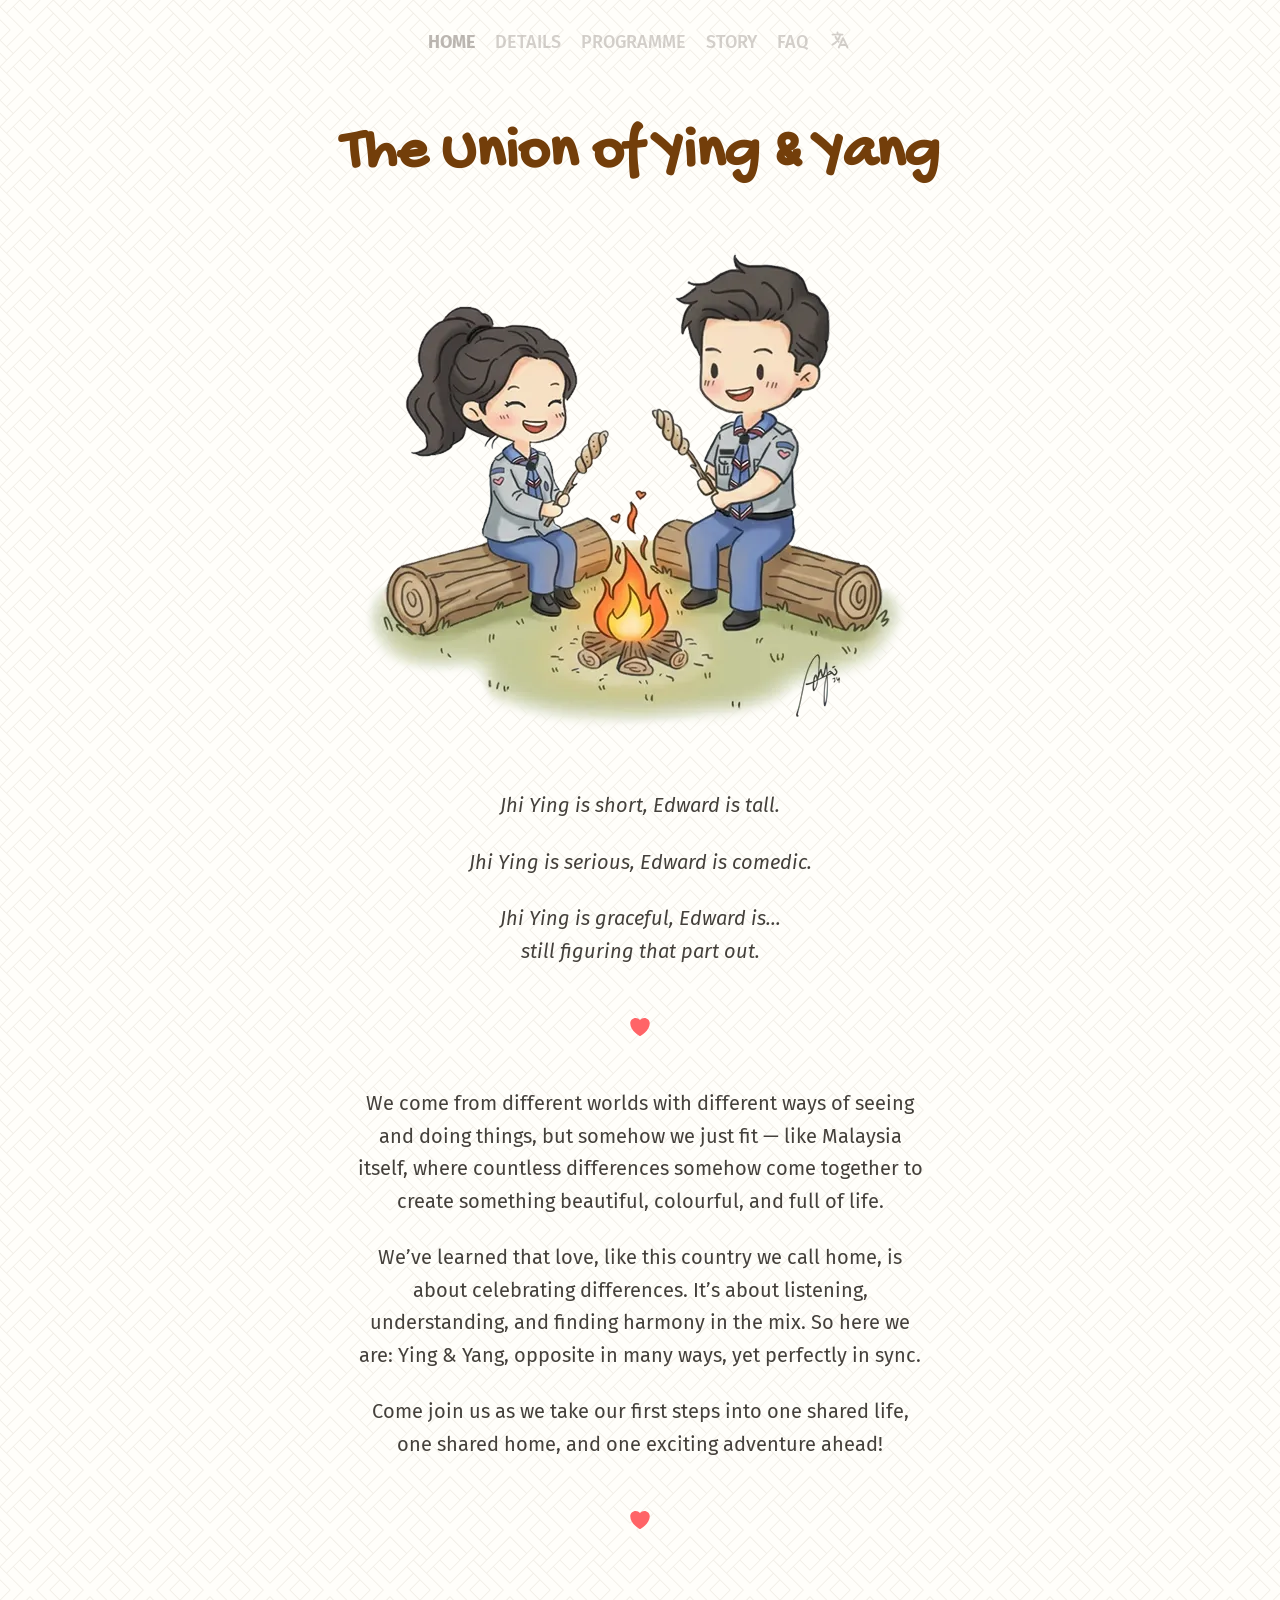
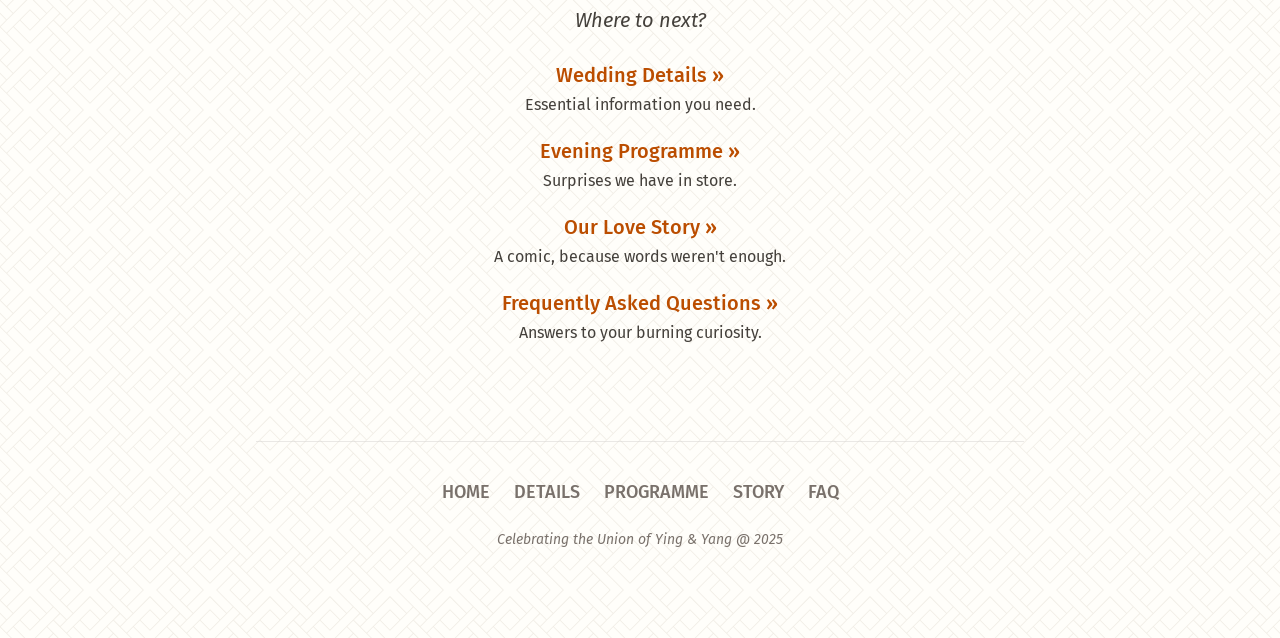
<file: index.html>
<!DOCTYPE html><html lang="en" class="antialiased break-words light"> <head><!-- Google tag (gtag.js) --><script async src="https://www.googletagmanager.com/gtag/js?id=G-3J74XZNJ9N"></script><script type="module">window.dataLayer=window.dataLayer||[];function a(){dataLayer.push(arguments)}a("js",new Date);a("config","G-3J74XZNJ9N");</script><meta charset="utf-8"><link rel="icon" type="image/png" href="/favicon-96x96.png" sizes="96x96"><link rel="icon" type="image/svg+xml" href="/favicon.svg"><link rel="shortcut icon" href="/favicon.ico"><link rel="apple-touch-icon" sizes="180x180" href="/apple-touch-icon.png"><meta name="apple-mobile-web-app-title" content="yingyang.my"><meta http-equiv="X-UA-Compatible" content="IE=edge"><meta name="viewport" content="width=device-width, initial-scale=1"><meta name="generator" content="Astro v5.18.2"><link rel="sitemap" href="/sitemap-index.xml"><link rel="preconnect" href="https://fonts.googleapis.com"><link rel="preconnect" href="https://fonts.gstatic.com" crossorigin><link href="https://fonts.googleapis.com/css2?family=Fira+Sans:ital,wght@0,100;0,200;0,300;0,400;0,500;0,600;0,700;0,800;0,900;1,100;1,200;1,300;1,400;1,500;1,600;1,700;1,800;1,900&display=swap" rel="stylesheet"><link href="https://fonts.googleapis.com/css2?family=Gochi+Hand&display=swap" rel="stylesheet"><title>Home | The Union of Ying &amp; Yang</title><meta property="og:title" content="The Union of Ying and Yang"><meta property="og:description" content="Get ready for our big day!"><meta property="og:type" content="website"><meta property="og:url" content="https://yingyang.my"><meta property="og:image" content="/_astro/main.YnRkRbRc.webp"><link rel="stylesheet" href="/_astro/_index_.BDjcDHdt.css"><script type="module" src="/_astro/page.DJvYPB8o.js"></script></head> <body> <main class="text-stone-700 max-w-3xl mx-auto min-h-screen"> <header class="py-4 z-20 flex w-full flex-col items-center justify-center text-base sm:opacity-50 transform-gpu ease-in-out duration-300 hover:opacity-100" data-astro-cid-dmqpwcec> <nav class="w-full flex flex-row items-center justify-center gap-2 px-5 py-2 text-xs sm:gap-8 sm:py-3 sm:text-base" data-astro-cid-dmqpwcec> <div class="hidden sm:flex sm:gap-5" data-astro-cid-dmqpwcec> <a class="font-bold text-stone-500 uppercase mb-1 sm:mb-0 text-3xl sm:text-lg hover:text-stone-700 transform-gpu ease-out duration-150" href="/">Home</a><a class="font-medium text-stone-400 uppercase mb-1 sm:mb-0 text-3xl sm:text-lg hover:text-stone-700 transform-gpu ease-out duration-150" href="/details/">Details</a><a class="font-medium text-stone-400 uppercase mb-1 sm:mb-0 text-3xl sm:text-lg hover:text-stone-700 transform-gpu ease-out duration-150" href="/programme/">Programme</a><a class="font-medium text-stone-400 uppercase mb-1 sm:mb-0 text-3xl sm:text-lg hover:text-stone-700 transform-gpu ease-out duration-150" href="/story/">Story</a><a class="font-medium text-stone-400 uppercase mb-1 sm:mb-0 text-3xl sm:text-lg hover:text-stone-700 transform-gpu ease-out duration-150" href="/faq/">FAQ</a> <a href="/bm/" class="flex space-x-2"> <svg xmlns="http://www.w3.org/2000/svg" fill="none" viewBox="0 0 24 24" stroke-width="2.2" stroke="currentColor" class="size-8 sm:size-6 p-0.5 text-stone-400 sm:text-lg hover:text-stone-700 transform-gpu ease-out duration-150"> <path stroke-linecap="round" stroke-linejoin="round" d="m10.5 21 5.25-11.25L21 21m-9-3h7.5M3 5.621a48.474 48.474 0 0 1 6-.371m0 0c1.12 0 2.233.038 3.334.114M9 5.25V3m3.334 2.364C11.176 10.658 7.69 15.08 3 17.502m9.334-12.138c.896.061 1.785.147 2.666.257m-4.589 8.495a18.023 18.023 0 0 1-3.827-5.802"></path> <title>Switch to Malay</title> </svg> </a> </div> <span id="hamburger-menu" class="relative block text-xl leading-none sm:hidden" title="Menu"> <svg xmlns="http://www.w3.org/2000/svg" fill="none" viewBox="0 0 24 24" stroke-width="2" stroke="currentColor" class="size-6 text-stone-300"> <path stroke-linecap="round" stroke-linejoin="round" d="M3.75 6.75h16.5M3.75 12h16.5m-16.5 5.25h16.5"></path> </svg> </span> </nav> <div id="mobile-links" class="font-light animated h-0 m-0 opacity-0 top-0 w-full" data-astro-cid-dmqpwcec> <span class="close-menu block mt-2 py-2 mb-6" data-astro-cid-dmqpwcec> <svg xmlns="http://www.w3.org/2000/svg" fill="none" viewBox="0 0 24 24" stroke-width="3" stroke="currentColor" class="size-6 text-stone-500" data-astro-cid-dmqpwcec> <path stroke-linecap="round" stroke-linejoin="round" d="M6 18 18 6M6 6l12 12" data-astro-cid-dmqpwcec></path> </svg> </span> <a class="close-menu font-bold text-stone-500 uppercase mb-1 sm:mb-0 text-3xl sm:text-lg hover:text-stone-700 transform-gpu ease-out duration-150" href="/">Home</a><a class="close-menu font-medium text-stone-400 uppercase mb-1 sm:mb-0 text-3xl sm:text-lg hover:text-stone-700 transform-gpu ease-out duration-150" href="/details/">Details</a><a class="close-menu font-medium text-stone-400 uppercase mb-1 sm:mb-0 text-3xl sm:text-lg hover:text-stone-700 transform-gpu ease-out duration-150" href="/programme/">Programme</a><a class="close-menu font-medium text-stone-400 uppercase mb-1 sm:mb-0 text-3xl sm:text-lg hover:text-stone-700 transform-gpu ease-out duration-150" href="/story/">Story</a><a class="close-menu font-medium text-stone-400 uppercase mb-1 sm:mb-0 text-3xl sm:text-lg hover:text-stone-700 transform-gpu ease-out duration-150" href="/faq/">FAQ</a> <a href="/bm/" class="flex space-x-2"> <svg xmlns="http://www.w3.org/2000/svg" fill="none" viewBox="0 0 24 24" stroke-width="2.2" stroke="currentColor" class="size-8 sm:size-6 p-0.5 text-stone-400 sm:text-lg hover:text-stone-700 transform-gpu ease-out duration-150"> <path stroke-linecap="round" stroke-linejoin="round" d="m10.5 21 5.25-11.25L21 21m-9-3h7.5M3 5.621a48.474 48.474 0 0 1 6-.371m0 0c1.12 0 2.233.038 3.334.114M9 5.25V3m3.334 2.364C11.176 10.658 7.69 15.08 3 17.502m9.334-12.138c.896.061 1.785.147 2.666.257m-4.589 8.495a18.023 18.023 0 0 1-3.827-5.802"></path> <title>Switch to Malay</title> </svg> </a> </div> </header> <script>
    document.querySelector("#hamburger-menu").addEventListener("click", () => {
        document.querySelector("#mobile-links").classList.remove("slideOutUp");
        document.querySelector("#mobile-links").classList.add("expanded");
        document.querySelector("#mobile-links").classList.add("slideInDown");
        document.querySelector("body").classList.remove("overflow-auto");
        document.querySelector("body").classList.add("overflow-hidden");
    });

    window.addEventListener("resize", () => {
        if (window.innerWidth >= 640 && document.querySelector("#mobile-links").classList.contains("expanded")) {
            document.querySelector("#mobile-links").classList.remove("expanded");
            document.querySelector("#mobile-links").classList.remove("slideInDown");
            document.querySelector("#mobile-links").classList.add("slideOutUp");
            document.querySelector("body").classList.remove("overflow-hidden");
            document.querySelector("body").classList.add("overflow-auto");
        }
    })

    document.querySelector(".close-menu").addEventListener("click", () => {
        document.querySelector("#mobile-links").classList.add("slideOutUp");
        document.querySelector("#mobile-links").classList.add("expanded");
        document.querySelector("#mobile-links").classList.remove("slideInDown");
        document.querySelector("body").classList.remove("overflow-hidden");
        document.querySelector("body").classList.add("overflow-auto");
    });
</script>   <h1 id="home" class="font-header sm:mt-4 mb-12 text-yellow-900 font-black scroll-mt-24 page-titlez">The Union of <br class="visible md:hidden">Ying & Yang</h1> <img src="/_astro/main.YnRkRbRc_Z17wgR8.webp" srcset="/_astro/main_2x.DER-wmdi.webp 2x" loading="eager" alt="A warm twist of fate." decoding="async" fetchpriority="auto" width="600" height="581" class="-mt-12"> <div class="leading-relaxed text-center text-xl pb-12 px-3 md:px-24"> <p class="italic">Jhi Ying is short, Edward is tall.</p><p class="italic">Jhi Ying is serious, Edward is comedic.</p><p class="italic">Jhi Ying is graceful, Edward is… <br />still figuring that part out.</p> <p class="flex justify-center py-6 text-red-400"> <svg xmlns="http://www.w3.org/2000/svg" viewBox="0 0 24 24" fill="currentColor" class="size-6"> <path d="m11.645 20.91-.007-.003-.022-.012a15.247 15.247 0 0 1-.383-.218 25.18 25.18 0 0 1-4.244-3.17C4.688 15.36 2.25 12.174 2.25 8.25 2.25 5.322 4.714 3 7.688 3A5.5 5.5 0 0 1 12 5.052 5.5 5.5 0 0 1 16.313 3c2.973 0 5.437 2.322 5.437 5.25 0 3.925-2.438 7.111-4.739 9.256a25.175 25.175 0 0 1-4.244 3.17 15.247 15.247 0 0 1-.383.219l-.022.012-.007.004-.003.001a.752.752 0 0 1-.704 0l-.003-.001Z"></path> </svg> </p> <p>We come from different worlds with different ways of seeing and doing things, but somehow we just fit — like Malaysia itself, where countless differences somehow come together to create something beautiful, colourful, and full of life.</p><p>We’ve learned that love, like this country we call home, is about celebrating differences. It’s about listening, understanding, and finding harmony in the mix. So here we are: Ying & Yang, opposite in many ways, yet perfectly in sync.</p><p>Come join us as we take our first steps into one shared life, one shared home, and one exciting adventure ahead!</p> <p class="flex justify-center py-6 text-red-400"> <svg xmlns="http://www.w3.org/2000/svg" viewBox="0 0 24 24" fill="currentColor" class="size-6"> <path d="m11.645 20.91-.007-.003-.022-.012a15.247 15.247 0 0 1-.383-.218 25.18 25.18 0 0 1-4.244-3.17C4.688 15.36 2.25 12.174 2.25 8.25 2.25 5.322 4.714 3 7.688 3A5.5 5.5 0 0 1 12 5.052 5.5 5.5 0 0 1 16.313 3c2.973 0 5.437 2.322 5.437 5.25 0 3.925-2.438 7.111-4.739 9.256a25.175 25.175 0 0 1-4.244 3.17 15.247 15.247 0 0 1-.383.219l-.022.012-.007.004-.003.001a.752.752 0 0 1-.704 0l-.003-.001Z"></path> </svg> </p> <p class="mt-12 italic">Where to next?</p> <ul class="space-y-5"> <li> <a href="/details/" class="font-medium text-xl text-amber-700 hover:text-amber-900 transform-gpu hover:translate-x-1 block ease-out duration-150"> Wedding Details
»
</a> <span class="text-base block mt-1">Essential information you need.</span> </li><li> <a href="/programme/" class="font-medium text-xl text-amber-700 hover:text-amber-900 transform-gpu hover:translate-x-1 block ease-out duration-150"> Evening Programme
»
</a> <span class="text-base block mt-1">Surprises we have in store.</span> </li><li> <a href="/story/" class="font-medium text-xl text-amber-700 hover:text-amber-900 transform-gpu hover:translate-x-1 block ease-out duration-150"> Our Love Story
»
</a> <span class="text-base block mt-1">A comic, because words weren&#39;t enough.</span> </li><li> <a href="/faq/" class="font-medium text-xl text-amber-700 hover:text-amber-900 transform-gpu hover:translate-x-1 block ease-out duration-150"> Frequently Asked Questions
»
</a> <span class="text-base block mt-1">Answers to your burning curiosity.</span> </li> </ul> </div>  <footer class="text-xs sm:text-sm"> <div class="footer-primary flex flex-col items-center justify-center min-w-full sm:border-t border-stone-300/50"> <div class="hidden sm:flex flex-row items-center uppercase text-lg font-medium text-stone-500 justify-around sm:justify-center gap-2 sm:gap-6 pt-9 pb-2 sm:px-6 text-center"> <a href="/" title="Home" class="hover:text-stone-700 transform-gpu duration-150 hover:-translate-y-0.5 ease-out"> Home </a><a href="/details/" title="Details" class="hover:text-stone-700 transform-gpu duration-150 hover:-translate-y-0.5 ease-out"> Details </a><a href="/programme/" title="Programme" class="hover:text-stone-700 transform-gpu duration-150 hover:-translate-y-0.5 ease-out"> Programme </a><a href="/story/" title="Story" class="hover:text-stone-700 transform-gpu duration-150 hover:-translate-y-0.5 ease-out"> Story </a><a href="/faq/" title="FAQ" class="hover:text-stone-700 transform-gpu duration-150 hover:-translate-y-0.5 ease-out"> FAQ </a> </div>  </div> <div class="footer-secondary font-normal italic text-stone-500 flex flex-col sm:flex-row items-center justify-center min-w-full"> <div>Celebrating the Union of Ying & Yang @ 2025</div> </div> <div class="h-18 text-center overflow-clip sticky bottom-0 items-end"></div> </footer> </main> </body></html>
</file>
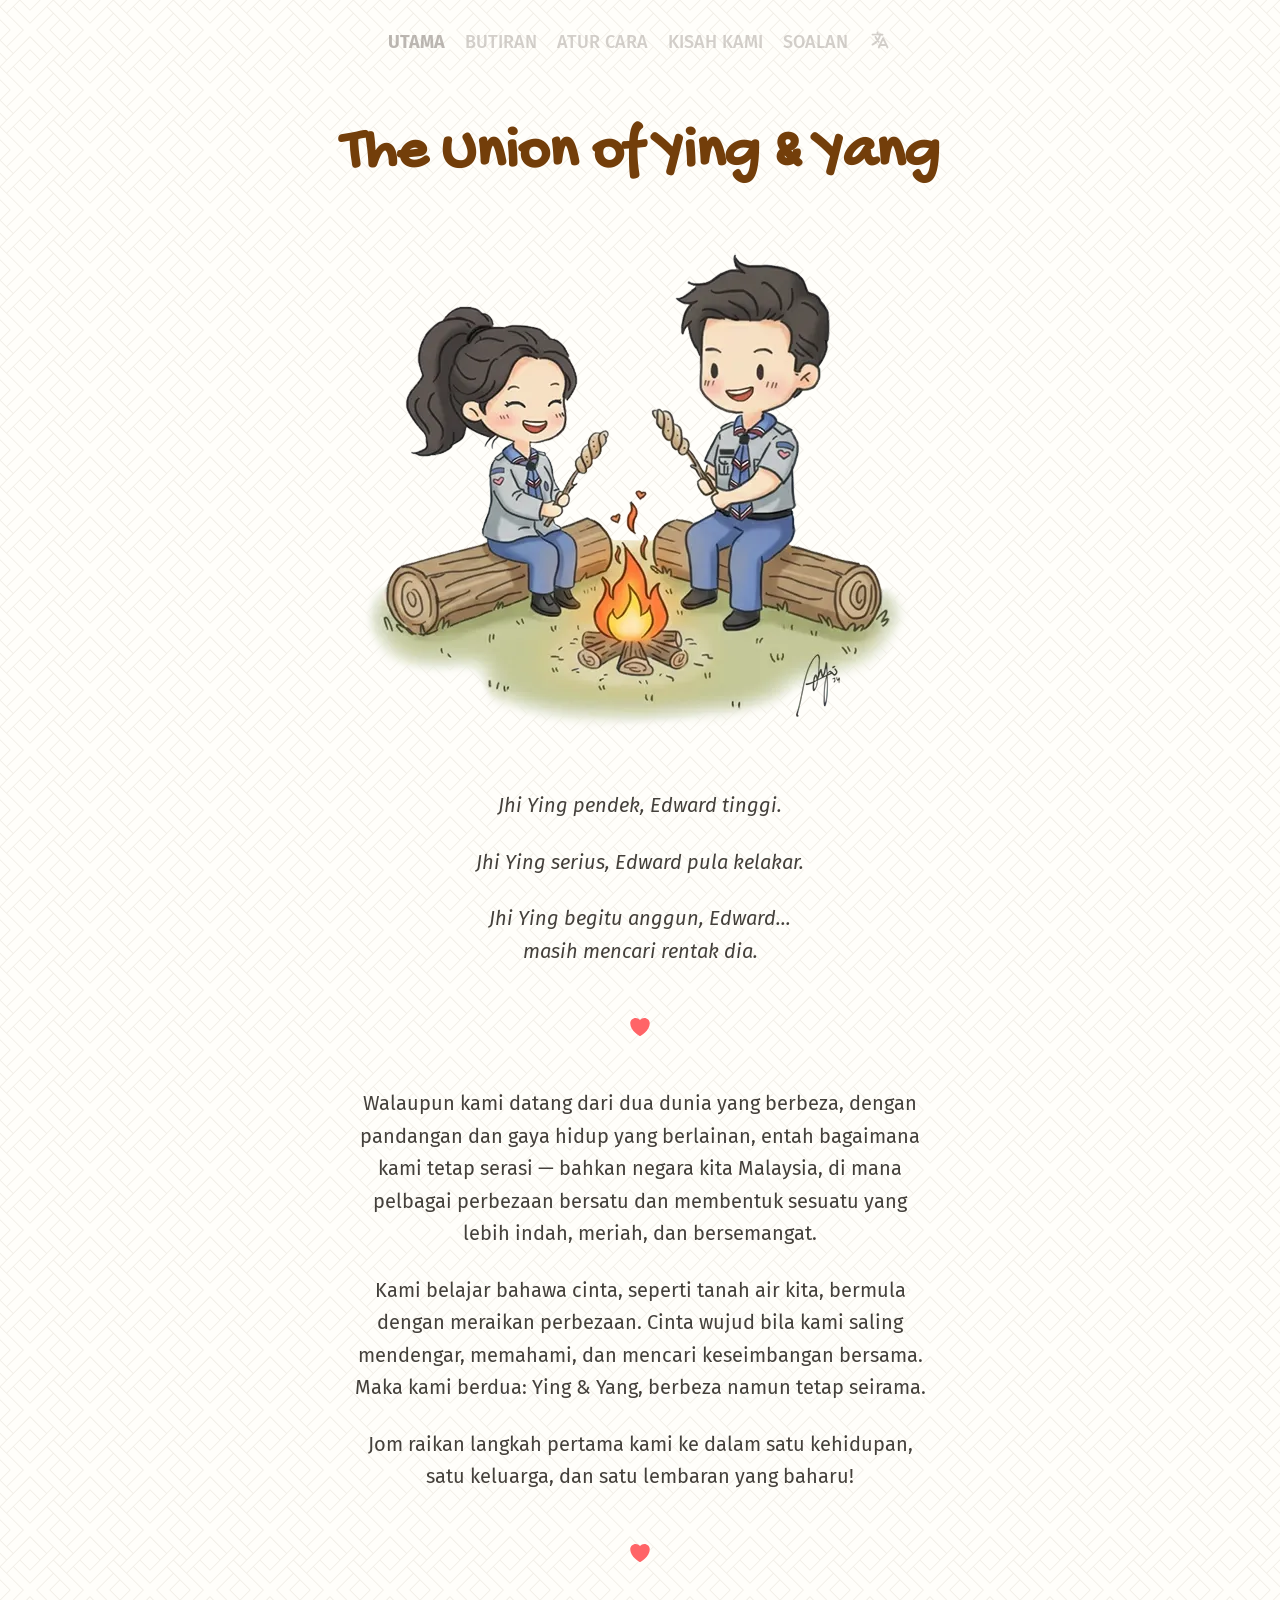
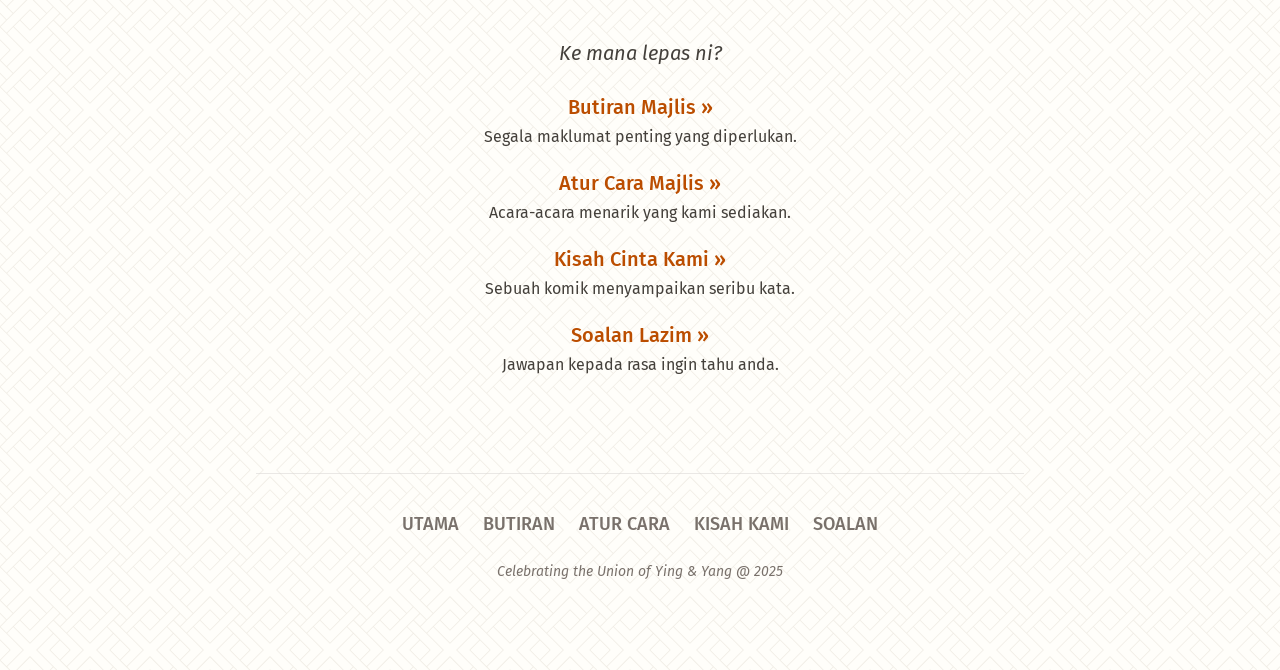
<file: bm/index.html>
<!DOCTYPE html><html lang="en" class="antialiased break-words light"> <head><!-- Google tag (gtag.js) --><script async src="https://www.googletagmanager.com/gtag/js?id=G-3J74XZNJ9N"></script><script type="module">window.dataLayer=window.dataLayer||[];function a(){dataLayer.push(arguments)}a("js",new Date);a("config","G-3J74XZNJ9N");</script><meta charset="utf-8"><link rel="icon" type="image/png" href="/favicon-96x96.png" sizes="96x96"><link rel="icon" type="image/svg+xml" href="/favicon.svg"><link rel="shortcut icon" href="/favicon.ico"><link rel="apple-touch-icon" sizes="180x180" href="/apple-touch-icon.png"><meta name="apple-mobile-web-app-title" content="yingyang.my"><meta http-equiv="X-UA-Compatible" content="IE=edge"><meta name="viewport" content="width=device-width, initial-scale=1"><meta name="generator" content="Astro v5.18.2"><link rel="sitemap" href="/sitemap-index.xml"><link rel="preconnect" href="https://fonts.googleapis.com"><link rel="preconnect" href="https://fonts.gstatic.com" crossorigin><link href="https://fonts.googleapis.com/css2?family=Fira+Sans:ital,wght@0,100;0,200;0,300;0,400;0,500;0,600;0,700;0,800;0,900;1,100;1,200;1,300;1,400;1,500;1,600;1,700;1,800;1,900&display=swap" rel="stylesheet"><link href="https://fonts.googleapis.com/css2?family=Gochi+Hand&display=swap" rel="stylesheet"><title>Home | The Union of Ying &amp; Yang</title><meta property="og:title" content="The Union of Ying and Yang"><meta property="og:description" content="Get ready for our big day!"><meta property="og:type" content="website"><meta property="og:url" content="https://yingyang.my"><meta property="og:image" content="/_astro/main.YnRkRbRc.webp"><link rel="stylesheet" href="/_astro/_index_.BDjcDHdt.css"><script type="module" src="/_astro/page.DJvYPB8o.js"></script></head> <body> <main class="text-stone-700 max-w-3xl mx-auto min-h-screen"> <header class="py-4 z-20 flex w-full flex-col items-center justify-center text-base sm:opacity-50 transform-gpu ease-in-out duration-300 hover:opacity-100" data-astro-cid-dmqpwcec> <nav class="w-full flex flex-row items-center justify-center gap-2 px-5 py-2 text-xs sm:gap-8 sm:py-3 sm:text-base" data-astro-cid-dmqpwcec> <div class="hidden sm:flex sm:gap-5" data-astro-cid-dmqpwcec> <a class="font-bold text-stone-500 uppercase mb-1 sm:mb-0 text-3xl sm:text-lg hover:text-stone-700 transform-gpu ease-out duration-150" href="/bm/">Utama</a><a class="font-medium text-stone-400 uppercase mb-1 sm:mb-0 text-3xl sm:text-lg hover:text-stone-700 transform-gpu ease-out duration-150" href="/bm/details/">Butiran</a><a class="font-medium text-stone-400 uppercase mb-1 sm:mb-0 text-3xl sm:text-lg hover:text-stone-700 transform-gpu ease-out duration-150" href="/bm/programme/">Atur Cara</a><a class="font-medium text-stone-400 uppercase mb-1 sm:mb-0 text-3xl sm:text-lg hover:text-stone-700 transform-gpu ease-out duration-150" href="/bm/story/">Kisah Kami</a><a class="font-medium text-stone-400 uppercase mb-1 sm:mb-0 text-3xl sm:text-lg hover:text-stone-700 transform-gpu ease-out duration-150" href="/bm/faq/">SOALAN</a> <a href="/" class="flex space-x-2"> <svg xmlns="http://www.w3.org/2000/svg" fill="none" viewBox="0 0 24 24" stroke-width="2.2" stroke="currentColor" class="size-8 sm:size-6 p-0.5 text-stone-400 sm:text-lg hover:text-stone-700 transform-gpu ease-out duration-150"> <path stroke-linecap="round" stroke-linejoin="round" d="m10.5 21 5.25-11.25L21 21m-9-3h7.5M3 5.621a48.474 48.474 0 0 1 6-.371m0 0c1.12 0 2.233.038 3.334.114M9 5.25V3m3.334 2.364C11.176 10.658 7.69 15.08 3 17.502m9.334-12.138c.896.061 1.785.147 2.666.257m-4.589 8.495a18.023 18.023 0 0 1-3.827-5.802"></path> <title>Switch to English</title> </svg> </a> </div> <span id="hamburger-menu" class="relative block text-xl leading-none sm:hidden" title="Menu"> <svg xmlns="http://www.w3.org/2000/svg" fill="none" viewBox="0 0 24 24" stroke-width="2" stroke="currentColor" class="size-6 text-stone-300"> <path stroke-linecap="round" stroke-linejoin="round" d="M3.75 6.75h16.5M3.75 12h16.5m-16.5 5.25h16.5"></path> </svg> </span> </nav> <div id="mobile-links" class="font-light animated h-0 m-0 opacity-0 top-0 w-full" data-astro-cid-dmqpwcec> <span class="close-menu block mt-2 py-2 mb-6" data-astro-cid-dmqpwcec> <svg xmlns="http://www.w3.org/2000/svg" fill="none" viewBox="0 0 24 24" stroke-width="3" stroke="currentColor" class="size-6 text-stone-500" data-astro-cid-dmqpwcec> <path stroke-linecap="round" stroke-linejoin="round" d="M6 18 18 6M6 6l12 12" data-astro-cid-dmqpwcec></path> </svg> </span> <a class="close-menu font-bold text-stone-500 uppercase mb-1 sm:mb-0 text-3xl sm:text-lg hover:text-stone-700 transform-gpu ease-out duration-150" href="/bm/">Utama</a><a class="close-menu font-medium text-stone-400 uppercase mb-1 sm:mb-0 text-3xl sm:text-lg hover:text-stone-700 transform-gpu ease-out duration-150" href="/bm/details/">Butiran</a><a class="close-menu font-medium text-stone-400 uppercase mb-1 sm:mb-0 text-3xl sm:text-lg hover:text-stone-700 transform-gpu ease-out duration-150" href="/bm/programme/">Atur Cara</a><a class="close-menu font-medium text-stone-400 uppercase mb-1 sm:mb-0 text-3xl sm:text-lg hover:text-stone-700 transform-gpu ease-out duration-150" href="/bm/story/">Kisah Kami</a><a class="close-menu font-medium text-stone-400 uppercase mb-1 sm:mb-0 text-3xl sm:text-lg hover:text-stone-700 transform-gpu ease-out duration-150" href="/bm/faq/">SOALAN</a> <a href="/" class="flex space-x-2"> <svg xmlns="http://www.w3.org/2000/svg" fill="none" viewBox="0 0 24 24" stroke-width="2.2" stroke="currentColor" class="size-8 sm:size-6 p-0.5 text-stone-400 sm:text-lg hover:text-stone-700 transform-gpu ease-out duration-150"> <path stroke-linecap="round" stroke-linejoin="round" d="m10.5 21 5.25-11.25L21 21m-9-3h7.5M3 5.621a48.474 48.474 0 0 1 6-.371m0 0c1.12 0 2.233.038 3.334.114M9 5.25V3m3.334 2.364C11.176 10.658 7.69 15.08 3 17.502m9.334-12.138c.896.061 1.785.147 2.666.257m-4.589 8.495a18.023 18.023 0 0 1-3.827-5.802"></path> <title>Switch to English</title> </svg> </a> </div> </header> <script>
    document.querySelector("#hamburger-menu").addEventListener("click", () => {
        document.querySelector("#mobile-links").classList.remove("slideOutUp");
        document.querySelector("#mobile-links").classList.add("expanded");
        document.querySelector("#mobile-links").classList.add("slideInDown");
        document.querySelector("body").classList.remove("overflow-auto");
        document.querySelector("body").classList.add("overflow-hidden");
    });

    window.addEventListener("resize", () => {
        if (window.innerWidth >= 640 && document.querySelector("#mobile-links").classList.contains("expanded")) {
            document.querySelector("#mobile-links").classList.remove("expanded");
            document.querySelector("#mobile-links").classList.remove("slideInDown");
            document.querySelector("#mobile-links").classList.add("slideOutUp");
            document.querySelector("body").classList.remove("overflow-hidden");
            document.querySelector("body").classList.add("overflow-auto");
        }
    })

    document.querySelector(".close-menu").addEventListener("click", () => {
        document.querySelector("#mobile-links").classList.add("slideOutUp");
        document.querySelector("#mobile-links").classList.add("expanded");
        document.querySelector("#mobile-links").classList.remove("slideInDown");
        document.querySelector("body").classList.remove("overflow-hidden");
        document.querySelector("body").classList.add("overflow-auto");
    });
</script>   <h1 id="home" class="font-header sm:mt-4 mb-12 text-yellow-900 font-black scroll-mt-24 page-titlez">The Union of <br class="visible md:hidden">Ying & Yang</h1> <img src="/_astro/main.YnRkRbRc_Z17wgR8.webp" srcset="/_astro/main_2x.DER-wmdi.webp 2x" loading="eager" alt="A warm twist of fate." decoding="async" fetchpriority="auto" width="600" height="581" class="-mt-12"> <div class="leading-relaxed text-center text-xl pb-12 px-3 md:px-24"> <p class="italic">Jhi Ying pendek, Edward tinggi.</p><p class="italic">Jhi Ying serius, Edward pula kelakar.</p><p class="italic">Jhi Ying begitu anggun, Edward… <br />masih mencari rentak dia.</p> <p class="flex justify-center py-6 text-red-400"> <svg xmlns="http://www.w3.org/2000/svg" viewBox="0 0 24 24" fill="currentColor" class="size-6"> <path d="m11.645 20.91-.007-.003-.022-.012a15.247 15.247 0 0 1-.383-.218 25.18 25.18 0 0 1-4.244-3.17C4.688 15.36 2.25 12.174 2.25 8.25 2.25 5.322 4.714 3 7.688 3A5.5 5.5 0 0 1 12 5.052 5.5 5.5 0 0 1 16.313 3c2.973 0 5.437 2.322 5.437 5.25 0 3.925-2.438 7.111-4.739 9.256a25.175 25.175 0 0 1-4.244 3.17 15.247 15.247 0 0 1-.383.219l-.022.012-.007.004-.003.001a.752.752 0 0 1-.704 0l-.003-.001Z"></path> </svg> </p> <p>Walaupun kami datang dari dua dunia yang berbeza, dengan pandangan dan gaya hidup yang berlainan, entah bagaimana kami tetap serasi — bahkan negara kita Malaysia, di mana pelbagai perbezaan bersatu dan membentuk sesuatu yang lebih indah, meriah, dan bersemangat.</p><p>Kami belajar bahawa cinta, seperti tanah air kita, bermula dengan meraikan perbezaan. Cinta wujud bila kami saling mendengar, memahami, dan mencari keseimbangan bersama. Maka kami berdua: Ying & Yang, berbeza namun tetap seirama.</p><p>Jom raikan langkah pertama kami ke dalam satu kehidupan, satu keluarga, dan satu lembaran yang baharu!</p> <p class="flex justify-center py-6 text-red-400"> <svg xmlns="http://www.w3.org/2000/svg" viewBox="0 0 24 24" fill="currentColor" class="size-6"> <path d="m11.645 20.91-.007-.003-.022-.012a15.247 15.247 0 0 1-.383-.218 25.18 25.18 0 0 1-4.244-3.17C4.688 15.36 2.25 12.174 2.25 8.25 2.25 5.322 4.714 3 7.688 3A5.5 5.5 0 0 1 12 5.052 5.5 5.5 0 0 1 16.313 3c2.973 0 5.437 2.322 5.437 5.25 0 3.925-2.438 7.111-4.739 9.256a25.175 25.175 0 0 1-4.244 3.17 15.247 15.247 0 0 1-.383.219l-.022.012-.007.004-.003.001a.752.752 0 0 1-.704 0l-.003-.001Z"></path> </svg> </p> <p class="mt-12 italic">Ke mana lepas ni?</p> <ul class="space-y-5"> <li> <a href="/bm/details/" class="font-medium text-xl text-amber-700 hover:text-amber-900 transform-gpu hover:translate-x-1 block ease-out duration-150"> Butiran Majlis
»
</a> <span class="text-base block mt-1">Segala maklumat penting yang diperlukan.</span> </li><li> <a href="/bm/programme/" class="font-medium text-xl text-amber-700 hover:text-amber-900 transform-gpu hover:translate-x-1 block ease-out duration-150"> Atur Cara Majlis
»
</a> <span class="text-base block mt-1">Acara-acara menarik yang kami sediakan.</span> </li><li> <a href="/bm/story/" class="font-medium text-xl text-amber-700 hover:text-amber-900 transform-gpu hover:translate-x-1 block ease-out duration-150"> Kisah Cinta Kami
»
</a> <span class="text-base block mt-1">Sebuah komik menyampaikan seribu kata.</span> </li><li> <a href="/bm/faq/" class="font-medium text-xl text-amber-700 hover:text-amber-900 transform-gpu hover:translate-x-1 block ease-out duration-150"> Soalan Lazim
»
</a> <span class="text-base block mt-1">Jawapan kepada rasa ingin tahu anda.</span> </li> </ul> </div>  <footer class="text-xs sm:text-sm"> <div class="footer-primary flex flex-col items-center justify-center min-w-full sm:border-t border-stone-300/50"> <div class="hidden sm:flex flex-row items-center uppercase text-lg font-medium text-stone-500 justify-around sm:justify-center gap-2 sm:gap-6 pt-9 pb-2 sm:px-6 text-center"> <a href="/bm/" title="Utama" class="hover:text-stone-700 transform-gpu duration-150 hover:-translate-y-0.5 ease-out"> Utama </a><a href="/bm/details/" title="Butiran" class="hover:text-stone-700 transform-gpu duration-150 hover:-translate-y-0.5 ease-out"> Butiran </a><a href="/bm/programme/" title="Atur Cara" class="hover:text-stone-700 transform-gpu duration-150 hover:-translate-y-0.5 ease-out"> Atur Cara </a><a href="/bm/story/" title="Kisah Kami" class="hover:text-stone-700 transform-gpu duration-150 hover:-translate-y-0.5 ease-out"> Kisah Kami </a><a href="/bm/faq/" title="Soalan" class="hover:text-stone-700 transform-gpu duration-150 hover:-translate-y-0.5 ease-out"> Soalan </a> </div>  </div> <div class="footer-secondary font-normal italic text-stone-500 flex flex-col sm:flex-row items-center justify-center min-w-full"> <div>Celebrating the Union of Ying & Yang @ 2025</div> </div> <div class="h-18 text-center overflow-clip sticky bottom-0 items-end"></div> </footer> </main> </body></html>
</file>
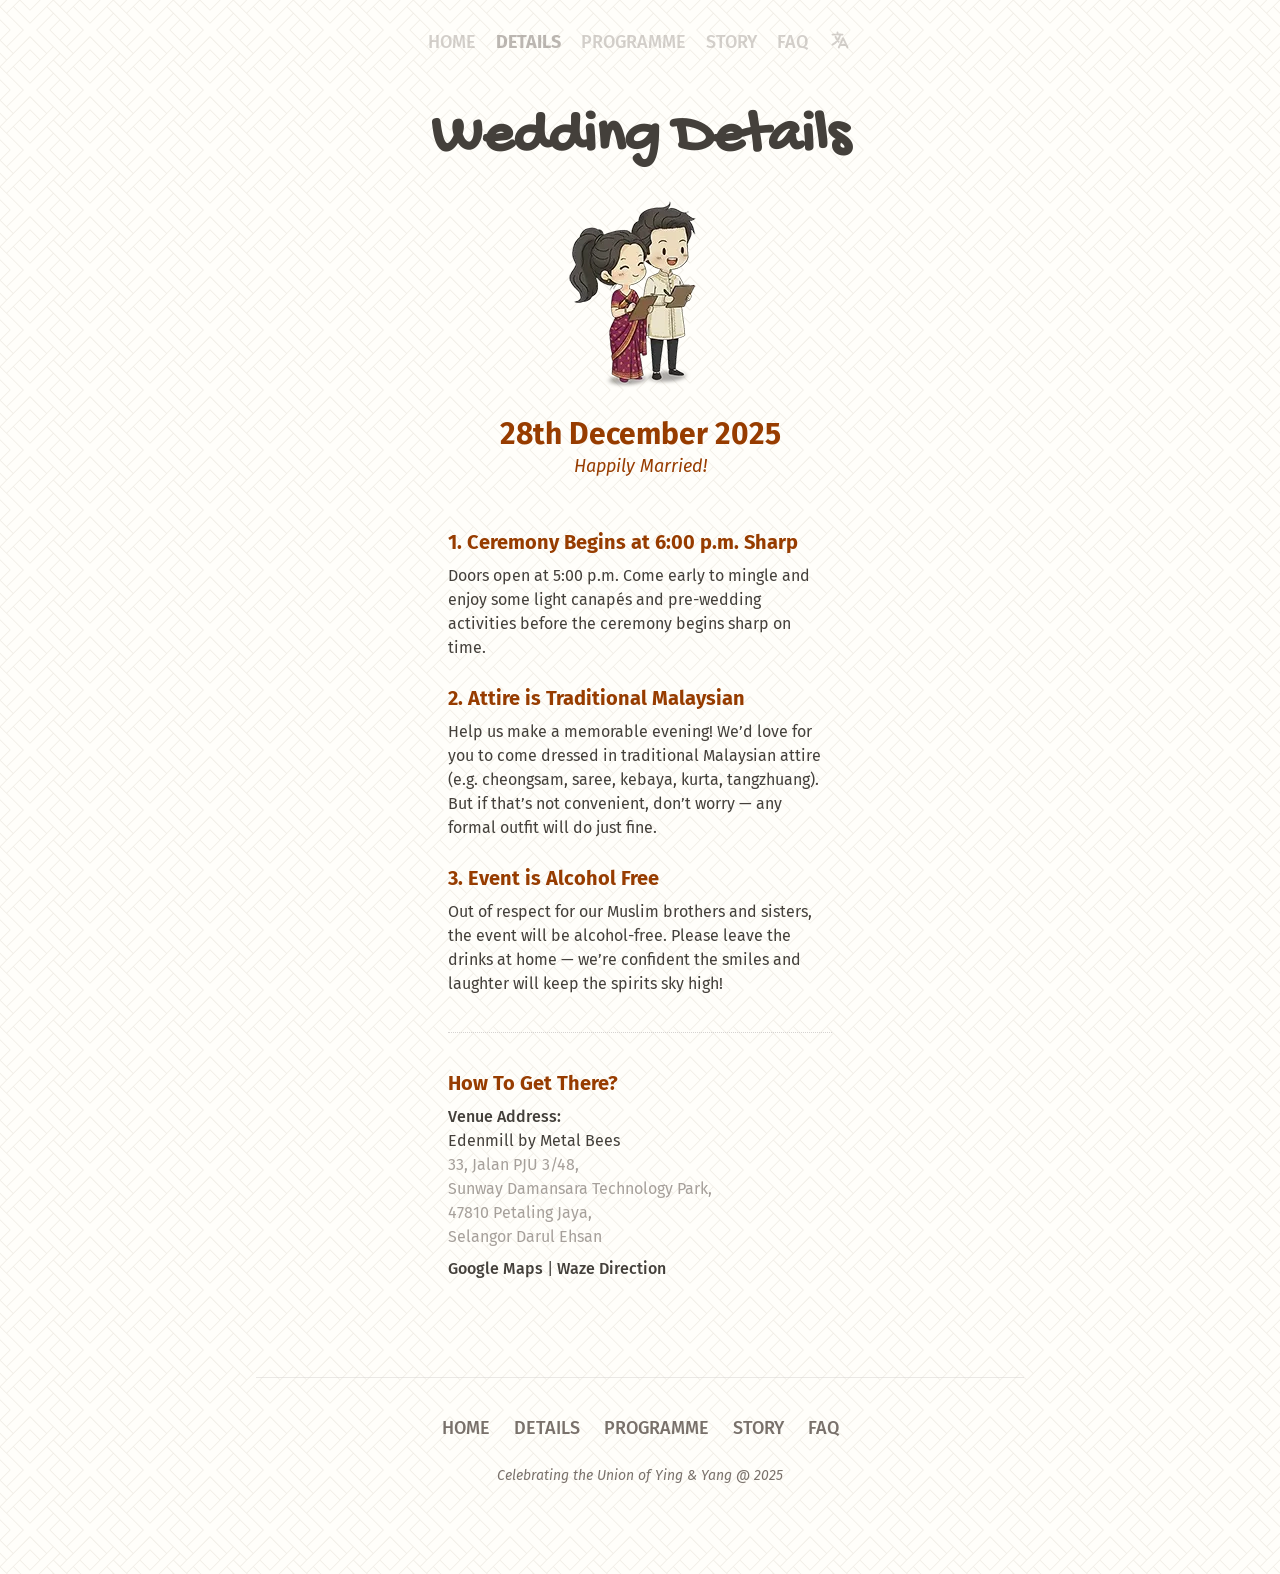
<file: details/index.html>
<!DOCTYPE html><html lang="en" class="antialiased break-words light"> <head><!-- Google tag (gtag.js) --><script async src="https://www.googletagmanager.com/gtag/js?id=G-3J74XZNJ9N"></script><script type="module">window.dataLayer=window.dataLayer||[];function a(){dataLayer.push(arguments)}a("js",new Date);a("config","G-3J74XZNJ9N");</script><meta charset="utf-8"><link rel="icon" type="image/png" href="/favicon-96x96.png" sizes="96x96"><link rel="icon" type="image/svg+xml" href="/favicon.svg"><link rel="shortcut icon" href="/favicon.ico"><link rel="apple-touch-icon" sizes="180x180" href="/apple-touch-icon.png"><meta name="apple-mobile-web-app-title" content="yingyang.my"><meta http-equiv="X-UA-Compatible" content="IE=edge"><meta name="viewport" content="width=device-width, initial-scale=1"><meta name="generator" content="Astro v5.18.2"><link rel="sitemap" href="/sitemap-index.xml"><link rel="preconnect" href="https://fonts.googleapis.com"><link rel="preconnect" href="https://fonts.gstatic.com" crossorigin><link href="https://fonts.googleapis.com/css2?family=Fira+Sans:ital,wght@0,100;0,200;0,300;0,400;0,500;0,600;0,700;0,800;0,900;1,100;1,200;1,300;1,400;1,500;1,600;1,700;1,800;1,900&display=swap" rel="stylesheet"><link href="https://fonts.googleapis.com/css2?family=Gochi+Hand&display=swap" rel="stylesheet"><title>Wedding Details | The Union of Ying &amp; Yang</title><meta property="og:title" content="The Union of Ying and Yang"><meta property="og:description" content="Get ready for our big day!"><meta property="og:type" content="website"><meta property="og:url" content="https://yingyang.my"><meta property="og:image" content="/_astro/main.YnRkRbRc.webp"><link rel="stylesheet" href="/_astro/_index_.BDjcDHdt.css"><script type="module" src="/_astro/page.DJvYPB8o.js"></script></head> <body> <main class="text-stone-700 max-w-3xl mx-auto min-h-screen"> <header class="py-4 z-20 flex w-full flex-col items-center justify-center text-base sm:opacity-50 transform-gpu ease-in-out duration-300 hover:opacity-100" data-astro-cid-dmqpwcec> <nav class="w-full flex flex-row items-center justify-center gap-2 px-5 py-2 text-xs sm:gap-8 sm:py-3 sm:text-base" data-astro-cid-dmqpwcec> <div class="hidden sm:flex sm:gap-5" data-astro-cid-dmqpwcec> <a class="font-medium text-stone-400 uppercase mb-1 sm:mb-0 text-3xl sm:text-lg hover:text-stone-700 transform-gpu ease-out duration-150" href="/">Home</a><a class="font-bold text-stone-500 uppercase mb-1 sm:mb-0 text-3xl sm:text-lg hover:text-stone-700 transform-gpu ease-out duration-150" href="/details/">Details</a><a class="font-medium text-stone-400 uppercase mb-1 sm:mb-0 text-3xl sm:text-lg hover:text-stone-700 transform-gpu ease-out duration-150" href="/programme/">Programme</a><a class="font-medium text-stone-400 uppercase mb-1 sm:mb-0 text-3xl sm:text-lg hover:text-stone-700 transform-gpu ease-out duration-150" href="/story/">Story</a><a class="font-medium text-stone-400 uppercase mb-1 sm:mb-0 text-3xl sm:text-lg hover:text-stone-700 transform-gpu ease-out duration-150" href="/faq/">FAQ</a> <a href="/bm/details/" class="flex space-x-2"> <svg xmlns="http://www.w3.org/2000/svg" fill="none" viewBox="0 0 24 24" stroke-width="2.2" stroke="currentColor" class="size-8 sm:size-6 p-0.5 text-stone-400 sm:text-lg hover:text-stone-700 transform-gpu ease-out duration-150"> <path stroke-linecap="round" stroke-linejoin="round" d="m10.5 21 5.25-11.25L21 21m-9-3h7.5M3 5.621a48.474 48.474 0 0 1 6-.371m0 0c1.12 0 2.233.038 3.334.114M9 5.25V3m3.334 2.364C11.176 10.658 7.69 15.08 3 17.502m9.334-12.138c.896.061 1.785.147 2.666.257m-4.589 8.495a18.023 18.023 0 0 1-3.827-5.802"></path> <title>Switch to Malay</title> </svg> </a> </div> <span id="hamburger-menu" class="relative block text-xl leading-none sm:hidden" title="Menu"> <svg xmlns="http://www.w3.org/2000/svg" fill="none" viewBox="0 0 24 24" stroke-width="2" stroke="currentColor" class="size-6 text-stone-300"> <path stroke-linecap="round" stroke-linejoin="round" d="M3.75 6.75h16.5M3.75 12h16.5m-16.5 5.25h16.5"></path> </svg> </span> </nav> <div id="mobile-links" class="font-light animated h-0 m-0 opacity-0 top-0 w-full" data-astro-cid-dmqpwcec> <span class="close-menu block mt-2 py-2 mb-6" data-astro-cid-dmqpwcec> <svg xmlns="http://www.w3.org/2000/svg" fill="none" viewBox="0 0 24 24" stroke-width="3" stroke="currentColor" class="size-6 text-stone-500" data-astro-cid-dmqpwcec> <path stroke-linecap="round" stroke-linejoin="round" d="M6 18 18 6M6 6l12 12" data-astro-cid-dmqpwcec></path> </svg> </span> <a class="close-menu font-medium text-stone-400 uppercase mb-1 sm:mb-0 text-3xl sm:text-lg hover:text-stone-700 transform-gpu ease-out duration-150" href="/">Home</a><a class="close-menu font-bold text-stone-500 uppercase mb-1 sm:mb-0 text-3xl sm:text-lg hover:text-stone-700 transform-gpu ease-out duration-150" href="/details/">Details</a><a class="close-menu font-medium text-stone-400 uppercase mb-1 sm:mb-0 text-3xl sm:text-lg hover:text-stone-700 transform-gpu ease-out duration-150" href="/programme/">Programme</a><a class="close-menu font-medium text-stone-400 uppercase mb-1 sm:mb-0 text-3xl sm:text-lg hover:text-stone-700 transform-gpu ease-out duration-150" href="/story/">Story</a><a class="close-menu font-medium text-stone-400 uppercase mb-1 sm:mb-0 text-3xl sm:text-lg hover:text-stone-700 transform-gpu ease-out duration-150" href="/faq/">FAQ</a> <a href="/bm/details/" class="flex space-x-2"> <svg xmlns="http://www.w3.org/2000/svg" fill="none" viewBox="0 0 24 24" stroke-width="2.2" stroke="currentColor" class="size-8 sm:size-6 p-0.5 text-stone-400 sm:text-lg hover:text-stone-700 transform-gpu ease-out duration-150"> <path stroke-linecap="round" stroke-linejoin="round" d="m10.5 21 5.25-11.25L21 21m-9-3h7.5M3 5.621a48.474 48.474 0 0 1 6-.371m0 0c1.12 0 2.233.038 3.334.114M9 5.25V3m3.334 2.364C11.176 10.658 7.69 15.08 3 17.502m9.334-12.138c.896.061 1.785.147 2.666.257m-4.589 8.495a18.023 18.023 0 0 1-3.827-5.802"></path> <title>Switch to Malay</title> </svg> </a> </div> </header> <script>
    document.querySelector("#hamburger-menu").addEventListener("click", () => {
        document.querySelector("#mobile-links").classList.remove("slideOutUp");
        document.querySelector("#mobile-links").classList.add("expanded");
        document.querySelector("#mobile-links").classList.add("slideInDown");
        document.querySelector("body").classList.remove("overflow-auto");
        document.querySelector("body").classList.add("overflow-hidden");
    });

    window.addEventListener("resize", () => {
        if (window.innerWidth >= 640 && document.querySelector("#mobile-links").classList.contains("expanded")) {
            document.querySelector("#mobile-links").classList.remove("expanded");
            document.querySelector("#mobile-links").classList.remove("slideInDown");
            document.querySelector("#mobile-links").classList.add("slideOutUp");
            document.querySelector("body").classList.remove("overflow-hidden");
            document.querySelector("body").classList.add("overflow-auto");
        }
    })

    document.querySelector(".close-menu").addEventListener("click", () => {
        document.querySelector("#mobile-links").classList.add("slideOutUp");
        document.querySelector("#mobile-links").classList.add("expanded");
        document.querySelector("#mobile-links").classList.remove("slideInDown");
        document.querySelector("body").classList.remove("overflow-hidden");
        document.querySelector("body").classList.add("overflow-auto");
    });
</script>   <div class="page-content flex flex-col items-center"> <h1 class="font-header text-center text-balance page-titlez">Wedding <br class="sm:hidden">Details</h1> <div class="mt-6 text-lg flex flex-col items-center"> <div class="text-amber-800 flex flex-col items-center"> <img src="/_astro/details.iDDTGXp1_20U9e9.webp" srcset="/_astro/details_2x.DoJvNLXi.webp 2x" loading="eager" alt="A warm twist of fate." decoding="async" fetchpriority="auto" width="200" height="200" class="-mt-6 mb-6"> <div class="text-3xl font-bold">28th December 2025</div> <div id="days-remaining" class="text-lg font-normal italic text-amber-800"></div> </div> <div class="text-left md:w-96 mt-12"> <ul class="space-y-6"> <li> <div class="font-bold text-xl mb-2 text-amber-800">1. Ceremony Begins at 6:00 p.m.<span class='hidden sm:inline'> Sharp</span></div> <div class="text-base">Doors open at 5:00 p.m. Come early to mingle and enjoy some light
            canapés and pre-wedding activities before the ceremony begins
            sharp on time.</div> </li><li> <div class="font-bold text-xl mb-2 text-amber-800">2. Attire is Traditional Malaysian</div> <div class="text-base">Help us make a memorable evening! We’d love for you to come
            dressed in traditional Malaysian attire (e.g. cheongsam, saree,
            kebaya, kurta, tangzhuang). But if that’s not convenient, don’t
            worry — any formal outfit will do just fine.</div> </li><li> <div class="font-bold text-xl mb-2 text-amber-800">3. Event is Alcohol Free</div> <div class="text-base pb-3">Out of respect for our Muslim brothers and sisters, the event will
            be alcohol-free. Please leave the drinks at home — we’re confident
            the smiles and laughter will keep the spirits sky high!</div> </li> <!-- <li>
            <div class="font-bold text-xl mb-2 text-amber-800">
              4. Carpooling is Awesome
            </div>
            <div class="text-base">
              
            </div>
          </li> --> <li class="border-t border-stone-300 pt-9 border-dotted"> <div class="font-bold text-xl mb-2 text-amber-800">How To Get There?</div> <div class="text-base"> <div class="text-stone-400"> <span class="text-stone-700 font-medium">Venue Address:</span> <br><span class="text-stone-700">Edenmill by Metal Bees</span><br>
33, Jalan PJU 3/48,
<br>Sunway Damansara Technology Park,
<br>47810 Petaling Jaya,
<br>Selangor Darul Ehsan
</div> <div class="mt-2"> <a href="https://maps.app.goo.gl/8Bdyv3x9QNyiBcKX7" target="_blank" class="font-medium"> Google Maps </a>
| <a href="https://ul.waze.com/ul?place=ChIJVfRRbDxPzDERaEoBFdz4-zs&ll=3.16586510%2C101.59790460&navigate=yes&utm_campaign=default&utm_source=waze_website&utm_medium=lm_share_location" target="_blank" class="font-medium"> Waze Direction </a> </div> </div> </li> </ul> </div> <div class="mt-12"></div> <!-- <div class="">
        <div class="mb-4">
          <div>28th September 2025</div>
          <div class="uppercase text-base font-light">Date</div>
        </div>

        <div class="mb-4">
          <div>6:00pm - 9:45pm</div>
          <div class="uppercase text-base font-light">Time</div>
        </div>

        <div class="mb-4">
          <div>Edenmill by Metal Bees 33</div>
          <div class="uppercase text-base font-light">Venue</div>
        </div>
      </div> --> <div class=""></div> <!-- <div>The wedding begins sharp at 6:00pm.</div> --> <!-- <table>
                <tr><td>Date :</td> <td>28th December 2025</td></tr>
                <tr><td>Time :</td> <td>6:00 p.m. to 9:30 p.m.</td></tr>
                <tr>
                    <td>Venue :</td>
                    <td>
                        Edenmill by Metal Bees 33, Jalan PJU 3/48, Sunway Damansara Technology Park, 47810 PJ, Selangor
                    </td>
                </tr>
                <tr><td>Attire :</td> <td>Traditional Malaysian 🇲🇾</td></tr>
            </table> --> </div> <script>(function(){const after = "Happily Married!";

            // const date1 = new Date();
            // const date1UTC = Date.UTC(date1.getFullYear(), date1.getMonth(), date1.getDate());
            // const date2 = new Date("2025-12-28T00:00:00+08:00");
            // const date2UTC = Date.UTC(date2.getFullYear(), date2.getMonth(), date2.getDate());
            // const diffTime = Math.abs(date2UTC - date1UTC);
            // const diffDays = Math.floor(diffTime / (1000 * 60 * 60 * 24));
            // const dayText = diffDays === 1 ? day : diffDays < 1 ? today : days;

            // const finalText = `${diffDays > 0 ? diffDays : ""} ${dayText}`;

            document.getElementById("days-remaining").textContent = after;
        })();</script> </div>  <footer class="text-xs sm:text-sm"> <div class="footer-primary flex flex-col items-center justify-center min-w-full sm:border-t border-stone-300/50"> <div class="hidden sm:flex flex-row items-center uppercase text-lg font-medium text-stone-500 justify-around sm:justify-center gap-2 sm:gap-6 pt-9 pb-2 sm:px-6 text-center"> <a href="/" title="Home" class="hover:text-stone-700 transform-gpu duration-150 hover:-translate-y-0.5 ease-out"> Home </a><a href="/details/" title="Details" class="hover:text-stone-700 transform-gpu duration-150 hover:-translate-y-0.5 ease-out"> Details </a><a href="/programme/" title="Programme" class="hover:text-stone-700 transform-gpu duration-150 hover:-translate-y-0.5 ease-out"> Programme </a><a href="/story/" title="Story" class="hover:text-stone-700 transform-gpu duration-150 hover:-translate-y-0.5 ease-out"> Story </a><a href="/faq/" title="FAQ" class="hover:text-stone-700 transform-gpu duration-150 hover:-translate-y-0.5 ease-out"> FAQ </a> </div> <ul class="space-y-5 sm:hidden text-center mb-4 border-t border-b border-stone-300 py-9 border-dotted leading-relaxed"> <li> <a href="/details/" class="font-medium text-xl text-amber-700 hover:text-amber-900 transform-gpu hover:translate-x-1 block ease-out duration-150"> Wedding Details
»
</a> <span class="text-base block mt-1">Essential information you need.</span> </li><li> <a href="/programme/" class="font-medium text-xl text-amber-700 hover:text-amber-900 transform-gpu hover:translate-x-1 block ease-out duration-150"> Evening Programme
»
</a> <span class="text-base block mt-1">Surprises we have in store.</span> </li><li> <a href="/story/" class="font-medium text-xl text-amber-700 hover:text-amber-900 transform-gpu hover:translate-x-1 block ease-out duration-150"> Our Love Story
»
</a> <span class="text-base block mt-1">A comic, because words weren&#39;t enough.</span> </li><li> <a href="/faq/" class="font-medium text-xl text-amber-700 hover:text-amber-900 transform-gpu hover:translate-x-1 block ease-out duration-150"> Frequently Asked Questions
»
</a> <span class="text-base block mt-1">Answers to your burning curiosity.</span> </li> </ul> </div> <div class="footer-secondary font-normal italic text-stone-500 flex flex-col sm:flex-row items-center justify-center min-w-full"> <div>Celebrating the Union of Ying & Yang @ 2025</div> </div> <div class="h-18 text-center overflow-clip sticky bottom-0 items-end"></div> </footer> </main> </body></html>
</file>
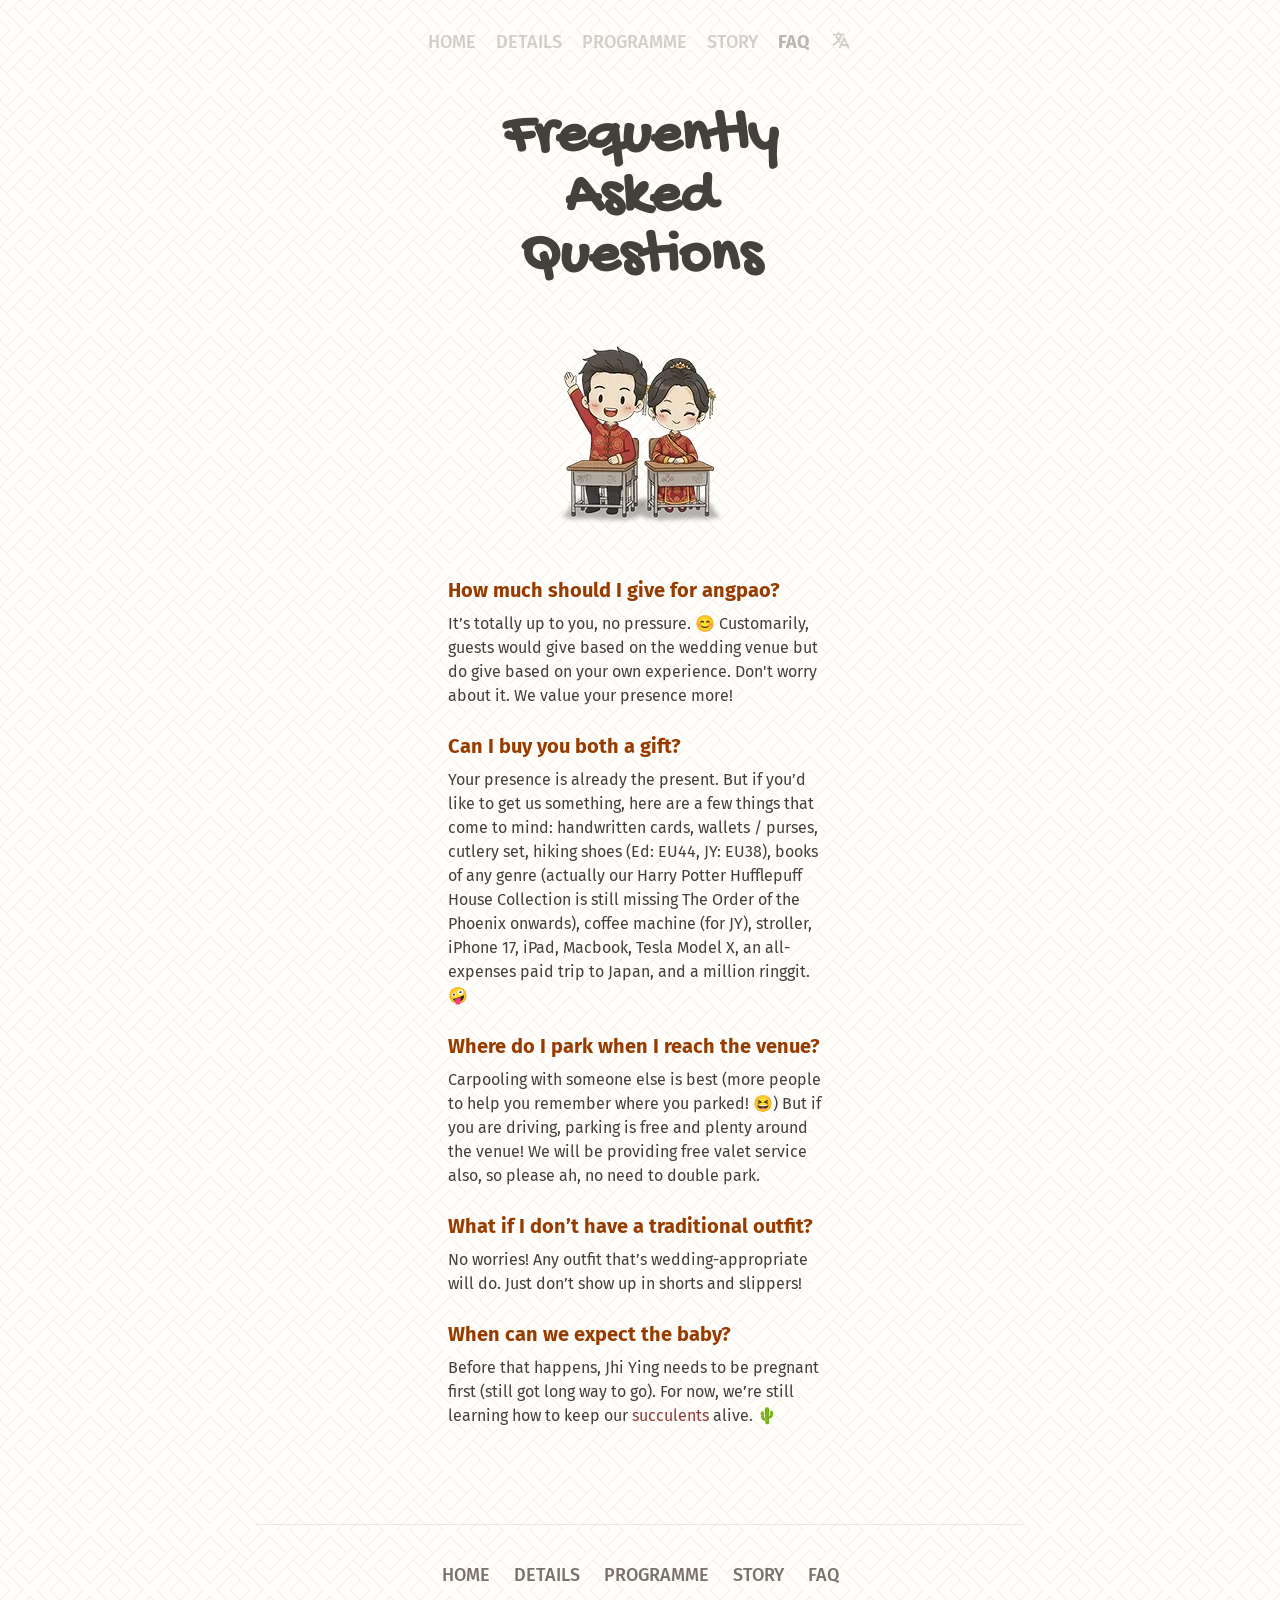
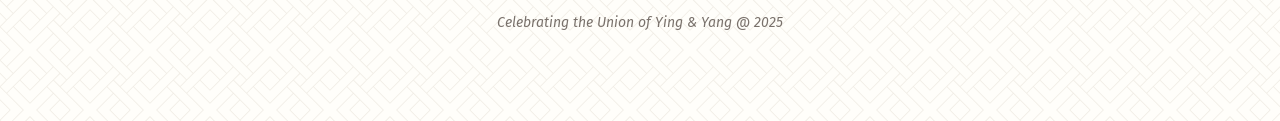
<file: faq/index.html>
<!DOCTYPE html><html lang="en" class="antialiased break-words light"> <head><!-- Google tag (gtag.js) --><script async src="https://www.googletagmanager.com/gtag/js?id=G-3J74XZNJ9N"></script><script type="module">window.dataLayer=window.dataLayer||[];function a(){dataLayer.push(arguments)}a("js",new Date);a("config","G-3J74XZNJ9N");</script><meta charset="utf-8"><link rel="icon" type="image/png" href="/favicon-96x96.png" sizes="96x96"><link rel="icon" type="image/svg+xml" href="/favicon.svg"><link rel="shortcut icon" href="/favicon.ico"><link rel="apple-touch-icon" sizes="180x180" href="/apple-touch-icon.png"><meta name="apple-mobile-web-app-title" content="yingyang.my"><meta http-equiv="X-UA-Compatible" content="IE=edge"><meta name="viewport" content="width=device-width, initial-scale=1"><meta name="generator" content="Astro v5.18.2"><link rel="sitemap" href="/sitemap-index.xml"><link rel="preconnect" href="https://fonts.googleapis.com"><link rel="preconnect" href="https://fonts.gstatic.com" crossorigin><link href="https://fonts.googleapis.com/css2?family=Fira+Sans:ital,wght@0,100;0,200;0,300;0,400;0,500;0,600;0,700;0,800;0,900;1,100;1,200;1,300;1,400;1,500;1,600;1,700;1,800;1,900&display=swap" rel="stylesheet"><link href="https://fonts.googleapis.com/css2?family=Gochi+Hand&display=swap" rel="stylesheet"><title>FAQ | The Union of Ying &amp; Yang</title><meta property="og:title" content="The Union of Ying and Yang"><meta property="og:description" content="Get ready for our big day!"><meta property="og:type" content="website"><meta property="og:url" content="https://yingyang.my"><meta property="og:image" content="/_astro/main.YnRkRbRc.webp"><link rel="stylesheet" href="/_astro/_index_.BDjcDHdt.css">
<link rel="stylesheet" href="/_astro/_index_.cPPnkASS.css"><script type="module" src="/_astro/page.DJvYPB8o.js"></script></head> <body> <main class="text-stone-700 max-w-3xl mx-auto min-h-screen"> <header class="py-4 z-20 flex w-full flex-col items-center justify-center text-base sm:opacity-50 transform-gpu ease-in-out duration-300 hover:opacity-100" data-astro-cid-dmqpwcec> <nav class="w-full flex flex-row items-center justify-center gap-2 px-5 py-2 text-xs sm:gap-8 sm:py-3 sm:text-base" data-astro-cid-dmqpwcec> <div class="hidden sm:flex sm:gap-5" data-astro-cid-dmqpwcec> <a class="font-medium text-stone-400 uppercase mb-1 sm:mb-0 text-3xl sm:text-lg hover:text-stone-700 transform-gpu ease-out duration-150" href="/">Home</a><a class="font-medium text-stone-400 uppercase mb-1 sm:mb-0 text-3xl sm:text-lg hover:text-stone-700 transform-gpu ease-out duration-150" href="/details/">Details</a><a class="font-medium text-stone-400 uppercase mb-1 sm:mb-0 text-3xl sm:text-lg hover:text-stone-700 transform-gpu ease-out duration-150" href="/programme/">Programme</a><a class="font-medium text-stone-400 uppercase mb-1 sm:mb-0 text-3xl sm:text-lg hover:text-stone-700 transform-gpu ease-out duration-150" href="/story/">Story</a><a class="font-bold text-stone-500 uppercase mb-1 sm:mb-0 text-3xl sm:text-lg hover:text-stone-700 transform-gpu ease-out duration-150" href="/faq/">FAQ</a> <a href="/bm/faq/" class="flex space-x-2"> <svg xmlns="http://www.w3.org/2000/svg" fill="none" viewBox="0 0 24 24" stroke-width="2.2" stroke="currentColor" class="size-8 sm:size-6 p-0.5 text-stone-400 sm:text-lg hover:text-stone-700 transform-gpu ease-out duration-150"> <path stroke-linecap="round" stroke-linejoin="round" d="m10.5 21 5.25-11.25L21 21m-9-3h7.5M3 5.621a48.474 48.474 0 0 1 6-.371m0 0c1.12 0 2.233.038 3.334.114M9 5.25V3m3.334 2.364C11.176 10.658 7.69 15.08 3 17.502m9.334-12.138c.896.061 1.785.147 2.666.257m-4.589 8.495a18.023 18.023 0 0 1-3.827-5.802"></path> <title>Switch to Malay</title> </svg> </a> </div> <span id="hamburger-menu" class="relative block text-xl leading-none sm:hidden" title="Menu"> <svg xmlns="http://www.w3.org/2000/svg" fill="none" viewBox="0 0 24 24" stroke-width="2" stroke="currentColor" class="size-6 text-stone-300"> <path stroke-linecap="round" stroke-linejoin="round" d="M3.75 6.75h16.5M3.75 12h16.5m-16.5 5.25h16.5"></path> </svg> </span> </nav> <div id="mobile-links" class="font-light animated h-0 m-0 opacity-0 top-0 w-full" data-astro-cid-dmqpwcec> <span class="close-menu block mt-2 py-2 mb-6" data-astro-cid-dmqpwcec> <svg xmlns="http://www.w3.org/2000/svg" fill="none" viewBox="0 0 24 24" stroke-width="3" stroke="currentColor" class="size-6 text-stone-500" data-astro-cid-dmqpwcec> <path stroke-linecap="round" stroke-linejoin="round" d="M6 18 18 6M6 6l12 12" data-astro-cid-dmqpwcec></path> </svg> </span> <a class="close-menu font-medium text-stone-400 uppercase mb-1 sm:mb-0 text-3xl sm:text-lg hover:text-stone-700 transform-gpu ease-out duration-150" href="/">Home</a><a class="close-menu font-medium text-stone-400 uppercase mb-1 sm:mb-0 text-3xl sm:text-lg hover:text-stone-700 transform-gpu ease-out duration-150" href="/details/">Details</a><a class="close-menu font-medium text-stone-400 uppercase mb-1 sm:mb-0 text-3xl sm:text-lg hover:text-stone-700 transform-gpu ease-out duration-150" href="/programme/">Programme</a><a class="close-menu font-medium text-stone-400 uppercase mb-1 sm:mb-0 text-3xl sm:text-lg hover:text-stone-700 transform-gpu ease-out duration-150" href="/story/">Story</a><a class="close-menu font-bold text-stone-500 uppercase mb-1 sm:mb-0 text-3xl sm:text-lg hover:text-stone-700 transform-gpu ease-out duration-150" href="/faq/">FAQ</a> <a href="/bm/faq/" class="flex space-x-2"> <svg xmlns="http://www.w3.org/2000/svg" fill="none" viewBox="0 0 24 24" stroke-width="2.2" stroke="currentColor" class="size-8 sm:size-6 p-0.5 text-stone-400 sm:text-lg hover:text-stone-700 transform-gpu ease-out duration-150"> <path stroke-linecap="round" stroke-linejoin="round" d="m10.5 21 5.25-11.25L21 21m-9-3h7.5M3 5.621a48.474 48.474 0 0 1 6-.371m0 0c1.12 0 2.233.038 3.334.114M9 5.25V3m3.334 2.364C11.176 10.658 7.69 15.08 3 17.502m9.334-12.138c.896.061 1.785.147 2.666.257m-4.589 8.495a18.023 18.023 0 0 1-3.827-5.802"></path> <title>Switch to Malay</title> </svg> </a> </div> </header> <script>
    document.querySelector("#hamburger-menu").addEventListener("click", () => {
        document.querySelector("#mobile-links").classList.remove("slideOutUp");
        document.querySelector("#mobile-links").classList.add("expanded");
        document.querySelector("#mobile-links").classList.add("slideInDown");
        document.querySelector("body").classList.remove("overflow-auto");
        document.querySelector("body").classList.add("overflow-hidden");
    });

    window.addEventListener("resize", () => {
        if (window.innerWidth >= 640 && document.querySelector("#mobile-links").classList.contains("expanded")) {
            document.querySelector("#mobile-links").classList.remove("expanded");
            document.querySelector("#mobile-links").classList.remove("slideInDown");
            document.querySelector("#mobile-links").classList.add("slideOutUp");
            document.querySelector("body").classList.remove("overflow-hidden");
            document.querySelector("body").classList.add("overflow-auto");
        }
    })

    document.querySelector(".close-menu").addEventListener("click", () => {
        document.querySelector("#mobile-links").classList.add("slideOutUp");
        document.querySelector("#mobile-links").classList.add("expanded");
        document.querySelector("#mobile-links").classList.remove("slideInDown");
        document.querySelector("body").classList.remove("overflow-hidden");
        document.querySelector("body").classList.add("overflow-auto");
    });
</script>   <div class="page-content flex flex-col items-center"> <h1 class="font-header text-center text-balance page-titlez">Frequently <br>Asked <br>Questions</h1> <div class="mt-6 text-lg flex flex-col items-center"> <div class="text-amber-800 flex flex-col items-center"> <img src="/_astro/faq.DkOcTTPT_9zAOq.webp" srcset="/_astro/faq_2x.D_Jl76cO.webp 2x" loading="eager" alt="A warm twist of fate." decoding="async" fetchpriority="auto" width="200" height="200" class="-mt-2"> <!-- <div class="text-3xl font-bold">{translations?.date}</div> --> <!-- <div class="text-lg font-normal italic text-amber-800">{diffDays} {translations?.days}</div> --> </div> <div class="text-left md:w-96 mt-12"> <ul class="space-y-6" id="list"> <li> <div class="font-bold text-xl mb-2 text-amber-800">How much should I give for angpao?</div> <div class="text-base">It’s totally up to you, no pressure. 😊 Customarily, guests would give based on the wedding venue but do give based on your own experience. Don't worry about it. We value your presence more!</div> </li><li> <div class="font-bold text-xl mb-2 text-amber-800">Can I buy you both a gift?</div> <div class="text-base">Your presence is already the present. But if you’d like to get us something, here are a few things that come to mind: handwritten cards, wallets / purses, cutlery set, hiking shoes (Ed: EU44, JY: EU38), books of any genre (actually our Harry Potter Hufflepuff House Collection is still missing The Order of the Phoenix onwards), coffee machine (for JY), stroller, iPhone 17, iPad, Macbook, Tesla Model X, an all-expenses paid trip to Japan, and a million ringgit. 🤪</div> </li><li> <div class="font-bold text-xl mb-2 text-amber-800">Where do I park<span class='sm:hidden'> my vehicle</span> when I reach the venue?</div> <div class="text-base">Carpooling with someone else is best (more people to help you remember where you parked! 😆) But if you are driving, parking is free and plenty around the venue! We will be providing free valet service also, so please ah, no need to double park.</div> </li><li> <div class="font-bold text-xl mb-2 text-amber-800">What if I don’t have a traditional outfit<span class='sm:hidden'> to wear</span>?</div> <div class="text-base">No worries! Any outfit that’s wedding-appropriate will do. Just don’t show up in shorts and slippers!</div> </li><li> <div class="font-bold text-xl mb-2 text-amber-800">When can we expect the baby?</div> <div class="text-base">Before that happens, Jhi Ying needs to be pregnant first (still got long way to go). For now, we’re still learning how to keep our <a id='succulents' target='_blank' href='#'>succulents</a> alive. 🌵</div> </li> <!-- <li class="border-t border-stone-300 pt-9 border-dotted">
                        <div class="font-bold text-xl mb-2 text-amber-800">{translations?.question}</div>
                        <div class="text-base">
                            <div class="text-stone-400">
                                <span class="text-stone-700 font-medium">{translations?.address}</span>
                                <br /><span class="text-stone-700">Edenmill by Metal Bees 33</span>,<br />
                                Jalan PJU 3/48,
                                <br />Sunway Damansara Technology Park,
                                <br />47810 Petaling Jaya,
                                <br />Selangor Darul Ehsan
                            </div>
                            <div class="mt-2">
                                <a
                                    href="https://maps.app.goo.gl/8Bdyv3x9QNyiBcKX7"
                                    target="_blank"
                                    class="font-medium">
                                    {translations?.maps}
                                </a>
                                | <a
                                    href="https://ul.waze.com/ul?place=ChIJVfRRbDxPzDERaEoBFdz4-zs&ll=3.16586510%2C101.59790460&navigate=yes&utm_campaign=default&utm_source=waze_website&utm_medium=lm_share_location"
                                    target="_blank"
                                    class="font-medium">
                                    {translations?.waze}
                                </a>
                            </div>
                        </div>
                    </li> --> </ul> </div> <div class="mt-12"></div> <div class=""></div> <script type="module">const succulentImg = {"src":"/_astro/succulent.BAHW-ruc.webp","width":500,"height":498,"format":"webp"};
const succulentImg_2x = {"src":"/_astro/succulent_2x.DEgYcG-a.webp","width":1000,"height":996,"format":"webp"};

                const succulents = document.getElementById("succulents");
                succulents.dataset.pswpSrc = succulentImg.src;
                succulents.dataset.pswpSrcset = `${succulentImg_2x.src} 2x`;
                succulents.dataset.pswpWidth = succulentImg.width;
                succulents.dataset.pswpHeight = succulentImg.height;

                import PhotoSwipeLightbox from '/js/photoswipe-lightbox.esm.min.js';

                const lightbox = new PhotoSwipeLightbox({
                gallery: '#list li',
                children: 'a',
                pswpModule: () => import('/js/photoswipe.esm.min.js'),
                paddingFn: (viewportSize) => {
                    return {
                        top: viewportSize.x < 500 ? 20 : 0,
                        bottom: viewportSize.y < 500 ? 20 : 0,
                        left: viewportSize.x < 500 ? 20 : 0,
                        right: viewportSize.x < 500 ? 20 : 0,
                    }
                }
                });
                lightbox.init();
            </script> </div> </div>  <footer class="text-xs sm:text-sm"> <div class="footer-primary flex flex-col items-center justify-center min-w-full sm:border-t border-stone-300/50"> <div class="hidden sm:flex flex-row items-center uppercase text-lg font-medium text-stone-500 justify-around sm:justify-center gap-2 sm:gap-6 pt-9 pb-2 sm:px-6 text-center"> <a href="/" title="Home" class="hover:text-stone-700 transform-gpu duration-150 hover:-translate-y-0.5 ease-out"> Home </a><a href="/details/" title="Details" class="hover:text-stone-700 transform-gpu duration-150 hover:-translate-y-0.5 ease-out"> Details </a><a href="/programme/" title="Programme" class="hover:text-stone-700 transform-gpu duration-150 hover:-translate-y-0.5 ease-out"> Programme </a><a href="/story/" title="Story" class="hover:text-stone-700 transform-gpu duration-150 hover:-translate-y-0.5 ease-out"> Story </a><a href="/faq/" title="FAQ" class="hover:text-stone-700 transform-gpu duration-150 hover:-translate-y-0.5 ease-out"> FAQ </a> </div> <ul class="space-y-5 sm:hidden text-center mb-4 border-t border-b border-stone-300 py-9 border-dotted leading-relaxed"> <li> <a href="/details/" class="font-medium text-xl text-amber-700 hover:text-amber-900 transform-gpu hover:translate-x-1 block ease-out duration-150"> Wedding Details
»
</a> <span class="text-base block mt-1">Essential information you need.</span> </li><li> <a href="/programme/" class="font-medium text-xl text-amber-700 hover:text-amber-900 transform-gpu hover:translate-x-1 block ease-out duration-150"> Evening Programme
»
</a> <span class="text-base block mt-1">Surprises we have in store.</span> </li><li> <a href="/story/" class="font-medium text-xl text-amber-700 hover:text-amber-900 transform-gpu hover:translate-x-1 block ease-out duration-150"> Our Love Story
»
</a> <span class="text-base block mt-1">A comic, because words weren&#39;t enough.</span> </li><li> <a href="/faq/" class="font-medium text-xl text-amber-700 hover:text-amber-900 transform-gpu hover:translate-x-1 block ease-out duration-150"> Frequently Asked Questions
»
</a> <span class="text-base block mt-1">Answers to your burning curiosity.</span> </li> </ul> </div> <div class="footer-secondary font-normal italic text-stone-500 flex flex-col sm:flex-row items-center justify-center min-w-full"> <div>Celebrating the Union of Ying & Yang @ 2025</div> </div> <div class="h-18 text-center overflow-clip sticky bottom-0 items-end"></div> </footer> </main> </body></html>
</file>
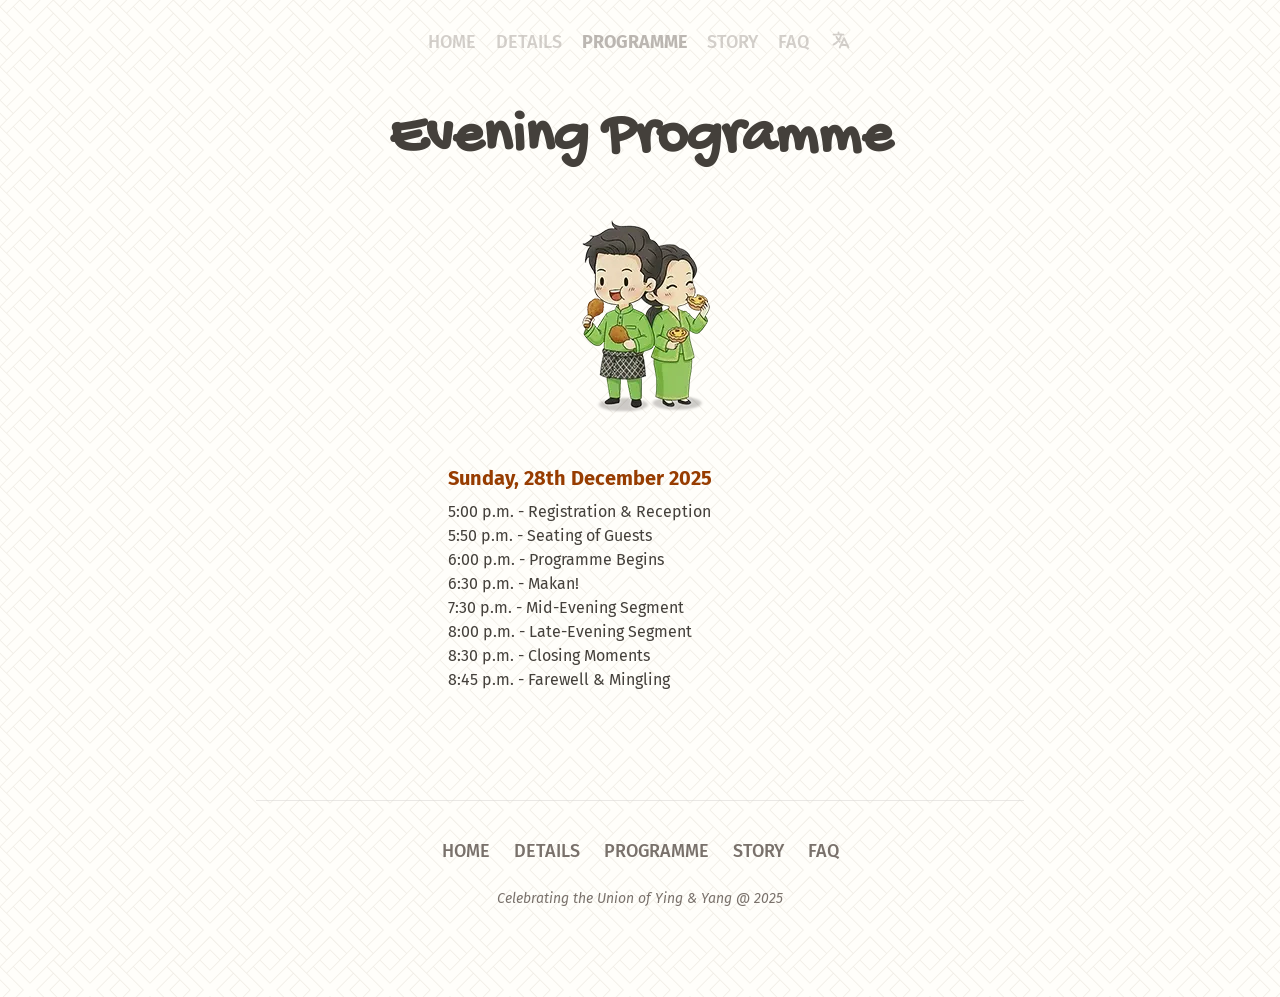
<file: programme/index.html>
<!DOCTYPE html><html lang="en" class="antialiased break-words light"> <head><!-- Google tag (gtag.js) --><script async src="https://www.googletagmanager.com/gtag/js?id=G-3J74XZNJ9N"></script><script type="module">window.dataLayer=window.dataLayer||[];function a(){dataLayer.push(arguments)}a("js",new Date);a("config","G-3J74XZNJ9N");</script><meta charset="utf-8"><link rel="icon" type="image/png" href="/favicon-96x96.png" sizes="96x96"><link rel="icon" type="image/svg+xml" href="/favicon.svg"><link rel="shortcut icon" href="/favicon.ico"><link rel="apple-touch-icon" sizes="180x180" href="/apple-touch-icon.png"><meta name="apple-mobile-web-app-title" content="yingyang.my"><meta http-equiv="X-UA-Compatible" content="IE=edge"><meta name="viewport" content="width=device-width, initial-scale=1"><meta name="generator" content="Astro v5.18.2"><link rel="sitemap" href="/sitemap-index.xml"><link rel="preconnect" href="https://fonts.googleapis.com"><link rel="preconnect" href="https://fonts.gstatic.com" crossorigin><link href="https://fonts.googleapis.com/css2?family=Fira+Sans:ital,wght@0,100;0,200;0,300;0,400;0,500;0,600;0,700;0,800;0,900;1,100;1,200;1,300;1,400;1,500;1,600;1,700;1,800;1,900&display=swap" rel="stylesheet"><link href="https://fonts.googleapis.com/css2?family=Gochi+Hand&display=swap" rel="stylesheet"><title>Evening Programme | The Union of Ying &amp; Yang</title><meta property="og:title" content="The Union of Ying and Yang"><meta property="og:description" content="Get ready for our big day!"><meta property="og:type" content="website"><meta property="og:url" content="https://yingyang.my"><meta property="og:image" content="/_astro/main.YnRkRbRc.webp"><link rel="stylesheet" href="/_astro/_index_.BDjcDHdt.css"><script type="module" src="/_astro/page.DJvYPB8o.js"></script></head> <body> <main class="text-stone-700 max-w-3xl mx-auto min-h-screen"> <header class="py-4 z-20 flex w-full flex-col items-center justify-center text-base sm:opacity-50 transform-gpu ease-in-out duration-300 hover:opacity-100" data-astro-cid-dmqpwcec> <nav class="w-full flex flex-row items-center justify-center gap-2 px-5 py-2 text-xs sm:gap-8 sm:py-3 sm:text-base" data-astro-cid-dmqpwcec> <div class="hidden sm:flex sm:gap-5" data-astro-cid-dmqpwcec> <a class="font-medium text-stone-400 uppercase mb-1 sm:mb-0 text-3xl sm:text-lg hover:text-stone-700 transform-gpu ease-out duration-150" href="/">Home</a><a class="font-medium text-stone-400 uppercase mb-1 sm:mb-0 text-3xl sm:text-lg hover:text-stone-700 transform-gpu ease-out duration-150" href="/details/">Details</a><a class="font-bold text-stone-500 uppercase mb-1 sm:mb-0 text-3xl sm:text-lg hover:text-stone-700 transform-gpu ease-out duration-150" href="/programme/">Programme</a><a class="font-medium text-stone-400 uppercase mb-1 sm:mb-0 text-3xl sm:text-lg hover:text-stone-700 transform-gpu ease-out duration-150" href="/story/">Story</a><a class="font-medium text-stone-400 uppercase mb-1 sm:mb-0 text-3xl sm:text-lg hover:text-stone-700 transform-gpu ease-out duration-150" href="/faq/">FAQ</a> <a href="/bm/programme/" class="flex space-x-2"> <svg xmlns="http://www.w3.org/2000/svg" fill="none" viewBox="0 0 24 24" stroke-width="2.2" stroke="currentColor" class="size-8 sm:size-6 p-0.5 text-stone-400 sm:text-lg hover:text-stone-700 transform-gpu ease-out duration-150"> <path stroke-linecap="round" stroke-linejoin="round" d="m10.5 21 5.25-11.25L21 21m-9-3h7.5M3 5.621a48.474 48.474 0 0 1 6-.371m0 0c1.12 0 2.233.038 3.334.114M9 5.25V3m3.334 2.364C11.176 10.658 7.69 15.08 3 17.502m9.334-12.138c.896.061 1.785.147 2.666.257m-4.589 8.495a18.023 18.023 0 0 1-3.827-5.802"></path> <title>Switch to Malay</title> </svg> </a> </div> <span id="hamburger-menu" class="relative block text-xl leading-none sm:hidden" title="Menu"> <svg xmlns="http://www.w3.org/2000/svg" fill="none" viewBox="0 0 24 24" stroke-width="2" stroke="currentColor" class="size-6 text-stone-300"> <path stroke-linecap="round" stroke-linejoin="round" d="M3.75 6.75h16.5M3.75 12h16.5m-16.5 5.25h16.5"></path> </svg> </span> </nav> <div id="mobile-links" class="font-light animated h-0 m-0 opacity-0 top-0 w-full" data-astro-cid-dmqpwcec> <span class="close-menu block mt-2 py-2 mb-6" data-astro-cid-dmqpwcec> <svg xmlns="http://www.w3.org/2000/svg" fill="none" viewBox="0 0 24 24" stroke-width="3" stroke="currentColor" class="size-6 text-stone-500" data-astro-cid-dmqpwcec> <path stroke-linecap="round" stroke-linejoin="round" d="M6 18 18 6M6 6l12 12" data-astro-cid-dmqpwcec></path> </svg> </span> <a class="close-menu font-medium text-stone-400 uppercase mb-1 sm:mb-0 text-3xl sm:text-lg hover:text-stone-700 transform-gpu ease-out duration-150" href="/">Home</a><a class="close-menu font-medium text-stone-400 uppercase mb-1 sm:mb-0 text-3xl sm:text-lg hover:text-stone-700 transform-gpu ease-out duration-150" href="/details/">Details</a><a class="close-menu font-bold text-stone-500 uppercase mb-1 sm:mb-0 text-3xl sm:text-lg hover:text-stone-700 transform-gpu ease-out duration-150" href="/programme/">Programme</a><a class="close-menu font-medium text-stone-400 uppercase mb-1 sm:mb-0 text-3xl sm:text-lg hover:text-stone-700 transform-gpu ease-out duration-150" href="/story/">Story</a><a class="close-menu font-medium text-stone-400 uppercase mb-1 sm:mb-0 text-3xl sm:text-lg hover:text-stone-700 transform-gpu ease-out duration-150" href="/faq/">FAQ</a> <a href="/bm/programme/" class="flex space-x-2"> <svg xmlns="http://www.w3.org/2000/svg" fill="none" viewBox="0 0 24 24" stroke-width="2.2" stroke="currentColor" class="size-8 sm:size-6 p-0.5 text-stone-400 sm:text-lg hover:text-stone-700 transform-gpu ease-out duration-150"> <path stroke-linecap="round" stroke-linejoin="round" d="m10.5 21 5.25-11.25L21 21m-9-3h7.5M3 5.621a48.474 48.474 0 0 1 6-.371m0 0c1.12 0 2.233.038 3.334.114M9 5.25V3m3.334 2.364C11.176 10.658 7.69 15.08 3 17.502m9.334-12.138c.896.061 1.785.147 2.666.257m-4.589 8.495a18.023 18.023 0 0 1-3.827-5.802"></path> <title>Switch to Malay</title> </svg> </a> </div> </header> <script>
    document.querySelector("#hamburger-menu").addEventListener("click", () => {
        document.querySelector("#mobile-links").classList.remove("slideOutUp");
        document.querySelector("#mobile-links").classList.add("expanded");
        document.querySelector("#mobile-links").classList.add("slideInDown");
        document.querySelector("body").classList.remove("overflow-auto");
        document.querySelector("body").classList.add("overflow-hidden");
    });

    window.addEventListener("resize", () => {
        if (window.innerWidth >= 640 && document.querySelector("#mobile-links").classList.contains("expanded")) {
            document.querySelector("#mobile-links").classList.remove("expanded");
            document.querySelector("#mobile-links").classList.remove("slideInDown");
            document.querySelector("#mobile-links").classList.add("slideOutUp");
            document.querySelector("body").classList.remove("overflow-hidden");
            document.querySelector("body").classList.add("overflow-auto");
        }
    })

    document.querySelector(".close-menu").addEventListener("click", () => {
        document.querySelector("#mobile-links").classList.add("slideOutUp");
        document.querySelector("#mobile-links").classList.add("expanded");
        document.querySelector("#mobile-links").classList.remove("slideInDown");
        document.querySelector("body").classList.remove("overflow-hidden");
        document.querySelector("body").classList.add("overflow-auto");
    });
</script>   <div class="page-content flex flex-col items-center"> <h1 class="font-header text-center text-balance page-titlez">Evening <br class="sm:hidden">Programme</h1> <div class="mt-6 text-lg flex flex-col items-center"> <div class="text-amber-800 flex flex-col items-center"> <img src="/_astro/prog.CM3qbUEu_1K2qEv.webp" srcset="/_astro/prog_2x.DZaduenP.webp 2x" loading="eager" alt="A warm twist of fate." decoding="async" fetchpriority="auto" width="200" height="200" class> </div> <div class="text-left md:w-96 mt-12"> <ul class="space-y-6"> <li> <div class="font-bold text-xl mb-2 text-amber-800">Sunday, 28th December 2025</div> <div class="text-base pb-3">
        5:00 p.m. - Registration & Reception
        <br>5:50 p.m. - Seating of Guests
        <br>6:00 p.m. - Programme Begins
        <br>6:30 p.m. - Makan!
        <br>7:30 p.m. - Mid-Evening Segment
        <br>8:00 p.m. - Late-Evening Segment
        <br>8:30 p.m. - Closing Moments
        <br>8:45 p.m. - Farewell & Mingling
        </div> </li> </ul> </div> <div class="mt-12"></div> <div class=""></div> </div> </div>  <footer class="text-xs sm:text-sm"> <div class="footer-primary flex flex-col items-center justify-center min-w-full sm:border-t border-stone-300/50"> <div class="hidden sm:flex flex-row items-center uppercase text-lg font-medium text-stone-500 justify-around sm:justify-center gap-2 sm:gap-6 pt-9 pb-2 sm:px-6 text-center"> <a href="/" title="Home" class="hover:text-stone-700 transform-gpu duration-150 hover:-translate-y-0.5 ease-out"> Home </a><a href="/details/" title="Details" class="hover:text-stone-700 transform-gpu duration-150 hover:-translate-y-0.5 ease-out"> Details </a><a href="/programme/" title="Programme" class="hover:text-stone-700 transform-gpu duration-150 hover:-translate-y-0.5 ease-out"> Programme </a><a href="/story/" title="Story" class="hover:text-stone-700 transform-gpu duration-150 hover:-translate-y-0.5 ease-out"> Story </a><a href="/faq/" title="FAQ" class="hover:text-stone-700 transform-gpu duration-150 hover:-translate-y-0.5 ease-out"> FAQ </a> </div> <ul class="space-y-5 sm:hidden text-center mb-4 border-t border-b border-stone-300 py-9 border-dotted leading-relaxed"> <li> <a href="/details/" class="font-medium text-xl text-amber-700 hover:text-amber-900 transform-gpu hover:translate-x-1 block ease-out duration-150"> Wedding Details
»
</a> <span class="text-base block mt-1">Essential information you need.</span> </li><li> <a href="/programme/" class="font-medium text-xl text-amber-700 hover:text-amber-900 transform-gpu hover:translate-x-1 block ease-out duration-150"> Evening Programme
»
</a> <span class="text-base block mt-1">Surprises we have in store.</span> </li><li> <a href="/story/" class="font-medium text-xl text-amber-700 hover:text-amber-900 transform-gpu hover:translate-x-1 block ease-out duration-150"> Our Love Story
»
</a> <span class="text-base block mt-1">A comic, because words weren&#39;t enough.</span> </li><li> <a href="/faq/" class="font-medium text-xl text-amber-700 hover:text-amber-900 transform-gpu hover:translate-x-1 block ease-out duration-150"> Frequently Asked Questions
»
</a> <span class="text-base block mt-1">Answers to your burning curiosity.</span> </li> </ul> </div> <div class="footer-secondary font-normal italic text-stone-500 flex flex-col sm:flex-row items-center justify-center min-w-full"> <div>Celebrating the Union of Ying & Yang @ 2025</div> </div> <div class="h-18 text-center overflow-clip sticky bottom-0 items-end"></div> </footer> </main> </body></html>
</file>
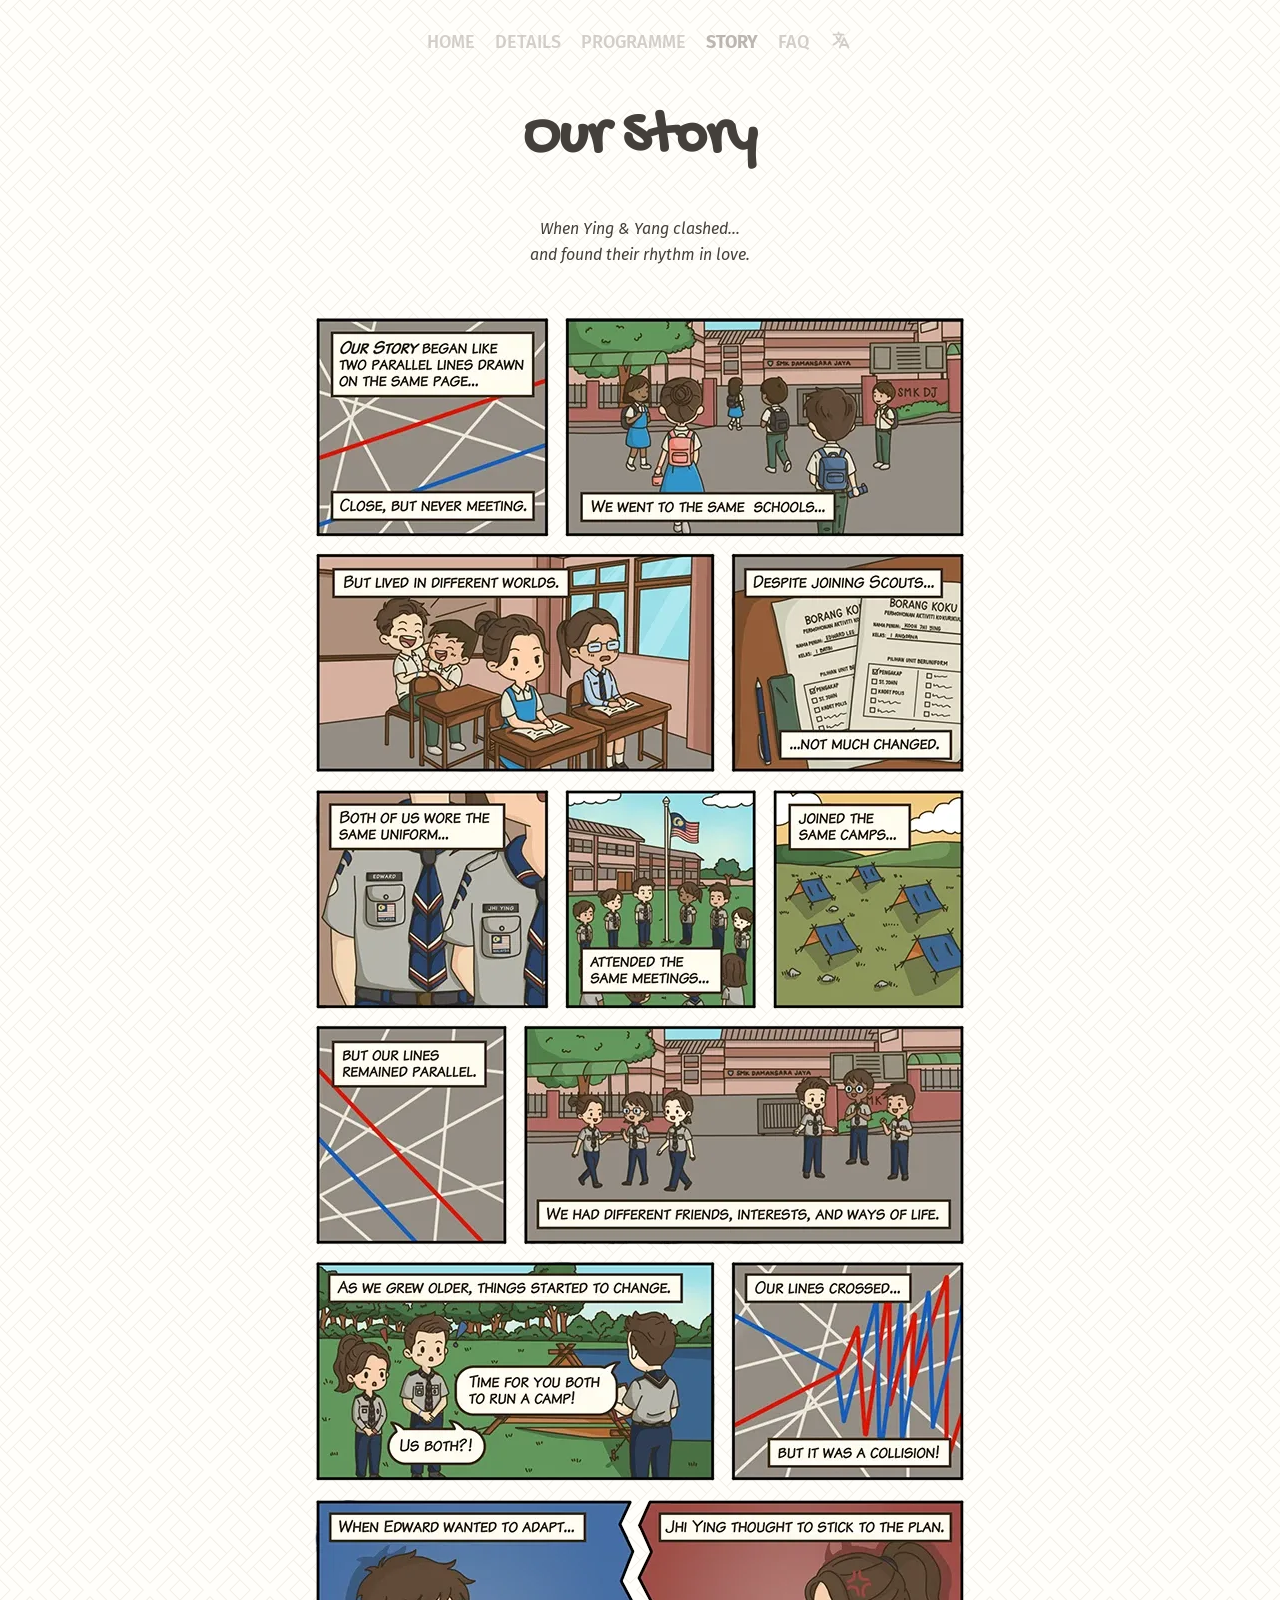
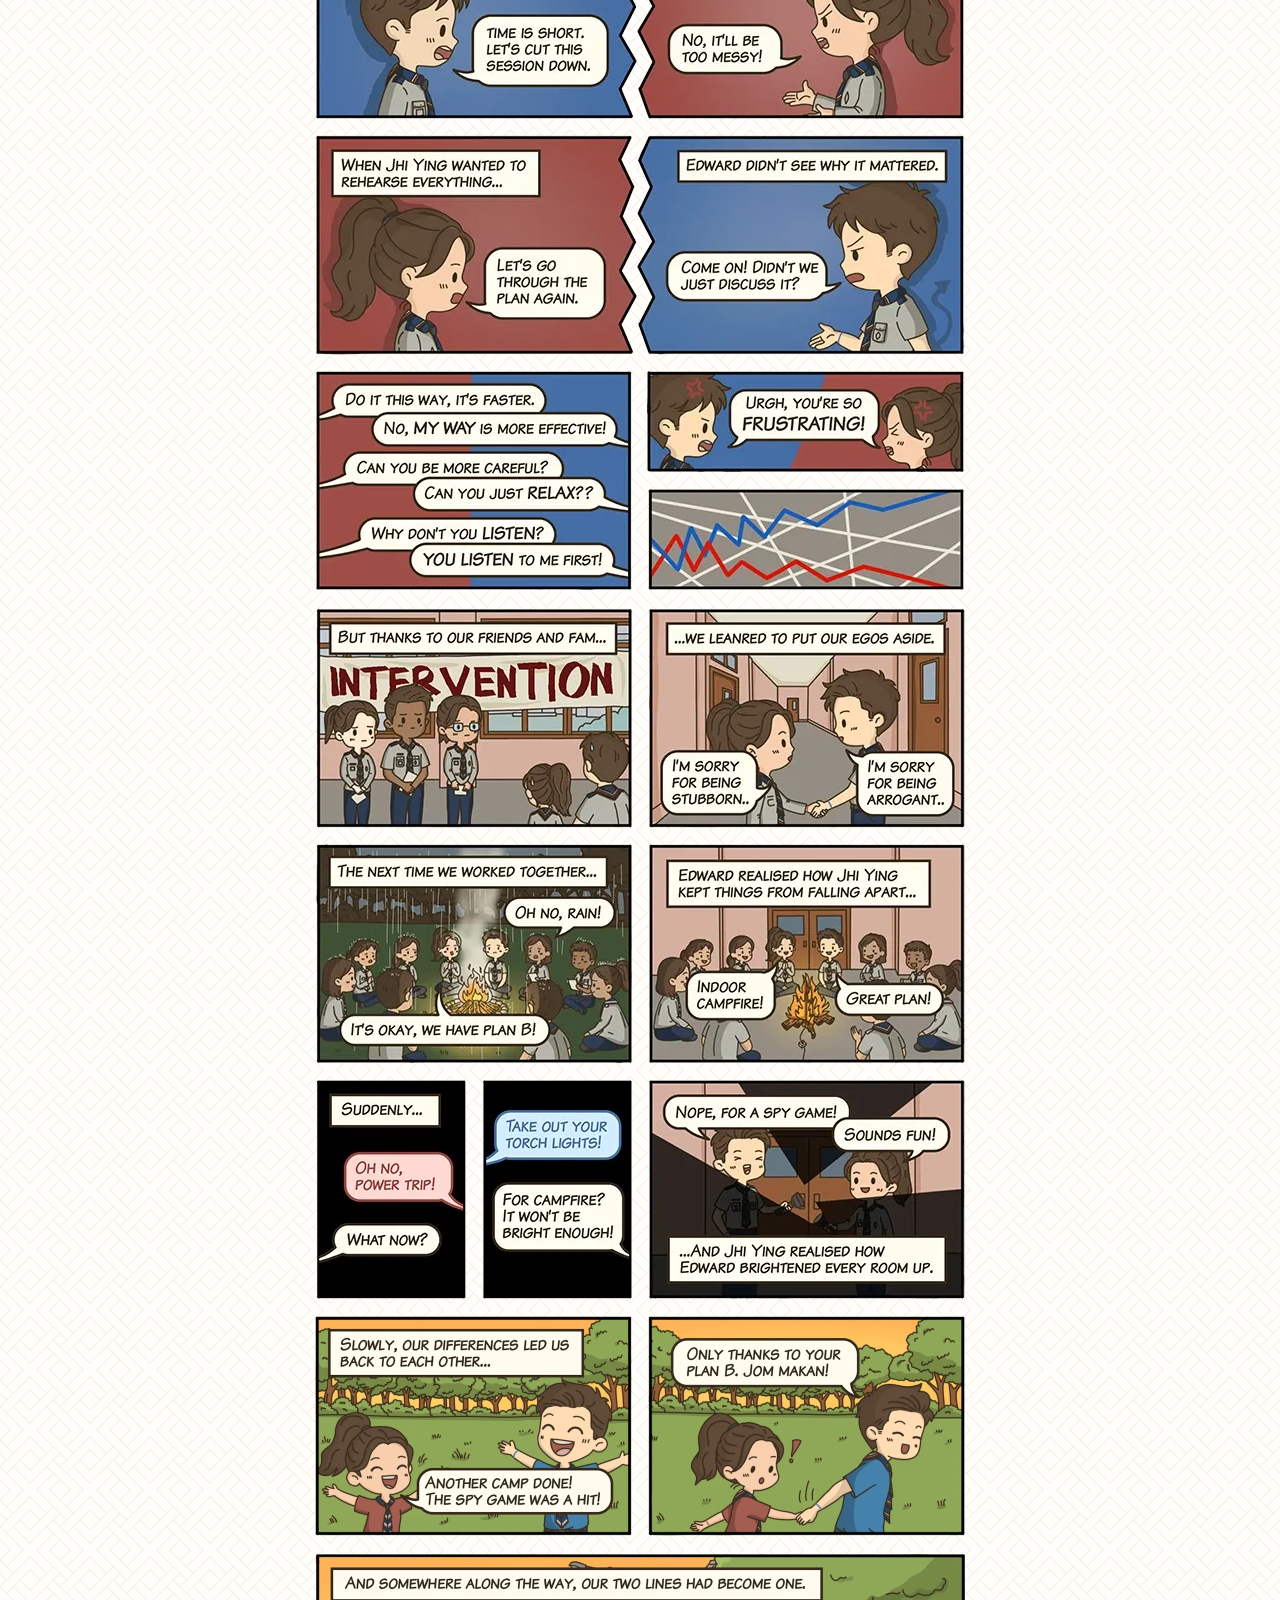
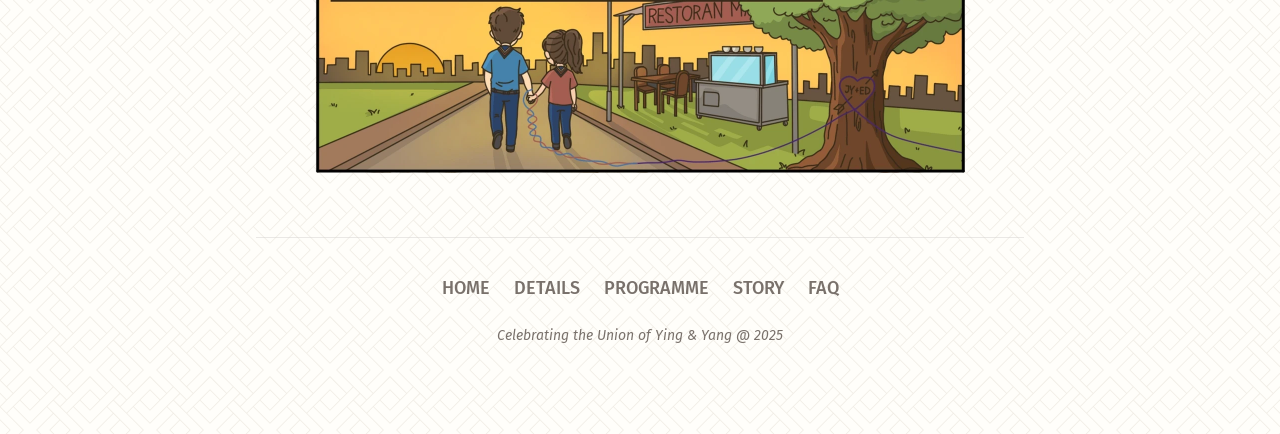
<file: story/index.html>
<!DOCTYPE html><html lang="en" class="antialiased break-words light"> <head><!-- Google tag (gtag.js) --><script async src="https://www.googletagmanager.com/gtag/js?id=G-3J74XZNJ9N"></script><script type="module">window.dataLayer=window.dataLayer||[];function a(){dataLayer.push(arguments)}a("js",new Date);a("config","G-3J74XZNJ9N");</script><meta charset="utf-8"><link rel="icon" type="image/png" href="/favicon-96x96.png" sizes="96x96"><link rel="icon" type="image/svg+xml" href="/favicon.svg"><link rel="shortcut icon" href="/favicon.ico"><link rel="apple-touch-icon" sizes="180x180" href="/apple-touch-icon.png"><meta name="apple-mobile-web-app-title" content="yingyang.my"><meta http-equiv="X-UA-Compatible" content="IE=edge"><meta name="viewport" content="width=device-width, initial-scale=1"><meta name="generator" content="Astro v5.18.2"><link rel="sitemap" href="/sitemap-index.xml"><link rel="preconnect" href="https://fonts.googleapis.com"><link rel="preconnect" href="https://fonts.gstatic.com" crossorigin><link href="https://fonts.googleapis.com/css2?family=Fira+Sans:ital,wght@0,100;0,200;0,300;0,400;0,500;0,600;0,700;0,800;0,900;1,100;1,200;1,300;1,400;1,500;1,600;1,700;1,800;1,900&display=swap" rel="stylesheet"><link href="https://fonts.googleapis.com/css2?family=Gochi+Hand&display=swap" rel="stylesheet"><title>Our Story | The Union of Ying &amp; Yang</title><meta property="og:title" content="The Union of Ying and Yang"><meta property="og:description" content="Get ready for our big day!"><meta property="og:type" content="website"><meta property="og:url" content="https://yingyang.my"><meta property="og:image" content="/_astro/main.YnRkRbRc.webp"><link rel="stylesheet" href="/_astro/_index_.BDjcDHdt.css">
<link rel="stylesheet" href="/_astro/_index_.cPPnkASS.css"><script type="module" src="/_astro/page.DJvYPB8o.js"></script></head> <body> <main class="text-stone-700 max-w-3xl mx-auto min-h-screen"> <header class="py-4 z-20 flex w-full flex-col items-center justify-center text-base sm:opacity-50 transform-gpu ease-in-out duration-300 hover:opacity-100" data-astro-cid-dmqpwcec> <nav class="w-full flex flex-row items-center justify-center gap-2 px-5 py-2 text-xs sm:gap-8 sm:py-3 sm:text-base" data-astro-cid-dmqpwcec> <div class="hidden sm:flex sm:gap-5" data-astro-cid-dmqpwcec> <a class="font-medium text-stone-400 uppercase mb-1 sm:mb-0 text-3xl sm:text-lg hover:text-stone-700 transform-gpu ease-out duration-150" href="/">Home</a><a class="font-medium text-stone-400 uppercase mb-1 sm:mb-0 text-3xl sm:text-lg hover:text-stone-700 transform-gpu ease-out duration-150" href="/details/">Details</a><a class="font-medium text-stone-400 uppercase mb-1 sm:mb-0 text-3xl sm:text-lg hover:text-stone-700 transform-gpu ease-out duration-150" href="/programme/">Programme</a><a class="font-bold text-stone-500 uppercase mb-1 sm:mb-0 text-3xl sm:text-lg hover:text-stone-700 transform-gpu ease-out duration-150" href="/story/">Story</a><a class="font-medium text-stone-400 uppercase mb-1 sm:mb-0 text-3xl sm:text-lg hover:text-stone-700 transform-gpu ease-out duration-150" href="/faq/">FAQ</a> <a href="/bm/story/" class="flex space-x-2"> <svg xmlns="http://www.w3.org/2000/svg" fill="none" viewBox="0 0 24 24" stroke-width="2.2" stroke="currentColor" class="size-8 sm:size-6 p-0.5 text-stone-400 sm:text-lg hover:text-stone-700 transform-gpu ease-out duration-150"> <path stroke-linecap="round" stroke-linejoin="round" d="m10.5 21 5.25-11.25L21 21m-9-3h7.5M3 5.621a48.474 48.474 0 0 1 6-.371m0 0c1.12 0 2.233.038 3.334.114M9 5.25V3m3.334 2.364C11.176 10.658 7.69 15.08 3 17.502m9.334-12.138c.896.061 1.785.147 2.666.257m-4.589 8.495a18.023 18.023 0 0 1-3.827-5.802"></path> <title>Switch to Malay</title> </svg> </a> </div> <span id="hamburger-menu" class="relative block text-xl leading-none sm:hidden" title="Menu"> <svg xmlns="http://www.w3.org/2000/svg" fill="none" viewBox="0 0 24 24" stroke-width="2" stroke="currentColor" class="size-6 text-stone-300"> <path stroke-linecap="round" stroke-linejoin="round" d="M3.75 6.75h16.5M3.75 12h16.5m-16.5 5.25h16.5"></path> </svg> </span> </nav> <div id="mobile-links" class="font-light animated h-0 m-0 opacity-0 top-0 w-full" data-astro-cid-dmqpwcec> <span class="close-menu block mt-2 py-2 mb-6" data-astro-cid-dmqpwcec> <svg xmlns="http://www.w3.org/2000/svg" fill="none" viewBox="0 0 24 24" stroke-width="3" stroke="currentColor" class="size-6 text-stone-500" data-astro-cid-dmqpwcec> <path stroke-linecap="round" stroke-linejoin="round" d="M6 18 18 6M6 6l12 12" data-astro-cid-dmqpwcec></path> </svg> </span> <a class="close-menu font-medium text-stone-400 uppercase mb-1 sm:mb-0 text-3xl sm:text-lg hover:text-stone-700 transform-gpu ease-out duration-150" href="/">Home</a><a class="close-menu font-medium text-stone-400 uppercase mb-1 sm:mb-0 text-3xl sm:text-lg hover:text-stone-700 transform-gpu ease-out duration-150" href="/details/">Details</a><a class="close-menu font-medium text-stone-400 uppercase mb-1 sm:mb-0 text-3xl sm:text-lg hover:text-stone-700 transform-gpu ease-out duration-150" href="/programme/">Programme</a><a class="close-menu font-bold text-stone-500 uppercase mb-1 sm:mb-0 text-3xl sm:text-lg hover:text-stone-700 transform-gpu ease-out duration-150" href="/story/">Story</a><a class="close-menu font-medium text-stone-400 uppercase mb-1 sm:mb-0 text-3xl sm:text-lg hover:text-stone-700 transform-gpu ease-out duration-150" href="/faq/">FAQ</a> <a href="/bm/story/" class="flex space-x-2"> <svg xmlns="http://www.w3.org/2000/svg" fill="none" viewBox="0 0 24 24" stroke-width="2.2" stroke="currentColor" class="size-8 sm:size-6 p-0.5 text-stone-400 sm:text-lg hover:text-stone-700 transform-gpu ease-out duration-150"> <path stroke-linecap="round" stroke-linejoin="round" d="m10.5 21 5.25-11.25L21 21m-9-3h7.5M3 5.621a48.474 48.474 0 0 1 6-.371m0 0c1.12 0 2.233.038 3.334.114M9 5.25V3m3.334 2.364C11.176 10.658 7.69 15.08 3 17.502m9.334-12.138c.896.061 1.785.147 2.666.257m-4.589 8.495a18.023 18.023 0 0 1-3.827-5.802"></path> <title>Switch to Malay</title> </svg> </a> </div> </header> <script>
    document.querySelector("#hamburger-menu").addEventListener("click", () => {
        document.querySelector("#mobile-links").classList.remove("slideOutUp");
        document.querySelector("#mobile-links").classList.add("expanded");
        document.querySelector("#mobile-links").classList.add("slideInDown");
        document.querySelector("body").classList.remove("overflow-auto");
        document.querySelector("body").classList.add("overflow-hidden");
    });

    window.addEventListener("resize", () => {
        if (window.innerWidth >= 640 && document.querySelector("#mobile-links").classList.contains("expanded")) {
            document.querySelector("#mobile-links").classList.remove("expanded");
            document.querySelector("#mobile-links").classList.remove("slideInDown");
            document.querySelector("#mobile-links").classList.add("slideOutUp");
            document.querySelector("body").classList.remove("overflow-hidden");
            document.querySelector("body").classList.add("overflow-auto");
        }
    })

    document.querySelector(".close-menu").addEventListener("click", () => {
        document.querySelector("#mobile-links").classList.add("slideOutUp");
        document.querySelector("#mobile-links").classList.add("expanded");
        document.querySelector("#mobile-links").classList.remove("slideInDown");
        document.querySelector("body").classList.remove("overflow-hidden");
        document.querySelector("body").classList.add("overflow-auto");
    });
</script>   <div class="page-content flex flex-col items-center"> <h1 class="font-header text-center text-balance page-titlez">Our Story</h1> <div class="text-center w-96 my-6 italic leading-relaxed">When Ying & Yang clashed…<br> and found their rhythm in love. </div> <div class="mt-6 text-lg flex flex-col items-center"> <div id="comic" class="flex flex-col px-2"> <a href="#" class="sm:mb-4 mb-2" data-pswp-src="/_astro/komik-01_2x.TlC2alk7.webp" data-pswp-height="914" data-pswp-width="1300"> <img src="/_astro/komik-01.rie_QIiG_2c2jM.webp" srcset="/_astro/komik-01_2x.TlC2alk7.webp 2x" alt="Comic Panel 1" loading="lazy" decoding="async" fetchpriority="auto" width="650" height="457"> </a> <a href="#" class="sm:mb-4 mb-2" data-pswp-src="/_astro/komik-02_2x.bIIKwmdh.webp" data-pswp-height="1385" data-pswp-width="1300"> <img src="/_astro/komik-02.BNi9VbU7_19Oieh.webp" srcset="/_astro/komik-02_2x.bIIKwmdh.webp 2x" alt="Comic Panel 2" loading="lazy" decoding="async" fetchpriority="auto" width="650" height="693"> </a> <a href="#" class="sm:mb-4 mb-2" data-pswp-src="/_astro/komik-03_2x.yeM5Pt59.webp" data-pswp-height="1385" data-pswp-width="1300"> <img src="/_astro/komik-03.CVGxDkIr_Z1GpxJU.webp" srcset="/_astro/komik-03_2x.yeM5Pt59.webp 2x" alt="Comic Panel 3" loading="lazy" decoding="async" fetchpriority="auto" width="650" height="693"> </a> <a href="#" class="sm:mb-4 mb-2" data-pswp-src="/_astro/komik-04_2x.CxZLTJeR.webp" data-pswp-height="1385" data-pswp-width="1300"> <img src="/_astro/komik-04.FuzxBxWv_Z17dDwt.webp" srcset="/_astro/komik-04_2x.CxZLTJeR.webp 2x" alt="Comic Panel 4" loading="lazy" decoding="async" fetchpriority="auto" width="650" height="693"> </a> <a href="#" class="sm:mb-4 mb-2" data-pswp-src="/_astro/komik-05_2x.BwYlun-P.webp" data-pswp-height="914" data-pswp-width="1300"> <img src="/_astro/komik-05.ABK-GJfE_2q0eD.webp" srcset="/_astro/komik-05_2x.BwYlun-P.webp" alt="Comic Panel 5" loading="lazy" decoding="async" fetchpriority="auto" width="650" height="457"> </a> </div> <div class=""></div> </div> <script type="module">
            import PhotoSwipeLightbox from "/js/photoswipe-lightbox.esm.min.js";

            const lightbox = new PhotoSwipeLightbox({
                gallery: "#comic",
                children: "a",
                pswpModule: () => import("/js/photoswipe.esm.min.js"),
                loop: false,
                padding: () => {
                    return {
                        top: 20,
                        bottom: 20,
                        left: 20,
                        right: 20,
                    };
                },
                initialZoomLevel: (zoomLevelObject) => {
                    const panHeight = zoomLevelObject.panAreaSize.y;
                    return Math.min(panHeight / 1500, zoomLevelObject.fit - 0.01);
                },
            });
            lightbox.init();
        </script> <style>
            .pswp__img {
                background-color: var(--color-stone-700);
            }

            img {
                border-radius: 0px !important;
            }
        </style> </div>  <footer class="text-xs sm:text-sm"> <div class="footer-primary flex flex-col items-center justify-center min-w-full sm:border-t border-stone-300/50"> <div class="hidden sm:flex flex-row items-center uppercase text-lg font-medium text-stone-500 justify-around sm:justify-center gap-2 sm:gap-6 pt-9 pb-2 sm:px-6 text-center"> <a href="/" title="Home" class="hover:text-stone-700 transform-gpu duration-150 hover:-translate-y-0.5 ease-out"> Home </a><a href="/details/" title="Details" class="hover:text-stone-700 transform-gpu duration-150 hover:-translate-y-0.5 ease-out"> Details </a><a href="/programme/" title="Programme" class="hover:text-stone-700 transform-gpu duration-150 hover:-translate-y-0.5 ease-out"> Programme </a><a href="/story/" title="Story" class="hover:text-stone-700 transform-gpu duration-150 hover:-translate-y-0.5 ease-out"> Story </a><a href="/faq/" title="FAQ" class="hover:text-stone-700 transform-gpu duration-150 hover:-translate-y-0.5 ease-out"> FAQ </a> </div> <ul class="space-y-5 sm:hidden text-center mb-4 border-t border-b border-stone-300 py-9 border-dotted leading-relaxed"> <li> <a href="/details/" class="font-medium text-xl text-amber-700 hover:text-amber-900 transform-gpu hover:translate-x-1 block ease-out duration-150"> Wedding Details
»
</a> <span class="text-base block mt-1">Essential information you need.</span> </li><li> <a href="/programme/" class="font-medium text-xl text-amber-700 hover:text-amber-900 transform-gpu hover:translate-x-1 block ease-out duration-150"> Evening Programme
»
</a> <span class="text-base block mt-1">Surprises we have in store.</span> </li><li> <a href="/story/" class="font-medium text-xl text-amber-700 hover:text-amber-900 transform-gpu hover:translate-x-1 block ease-out duration-150"> Our Love Story
»
</a> <span class="text-base block mt-1">A comic, because words weren&#39;t enough.</span> </li><li> <a href="/faq/" class="font-medium text-xl text-amber-700 hover:text-amber-900 transform-gpu hover:translate-x-1 block ease-out duration-150"> Frequently Asked Questions
»
</a> <span class="text-base block mt-1">Answers to your burning curiosity.</span> </li> </ul> </div> <div class="footer-secondary font-normal italic text-stone-500 flex flex-col sm:flex-row items-center justify-center min-w-full"> <div>Celebrating the Union of Ying & Yang @ 2025</div> </div> <div class="h-18 text-center overflow-clip sticky bottom-0 items-end"></div> </footer> </main> </body></html>
</file>
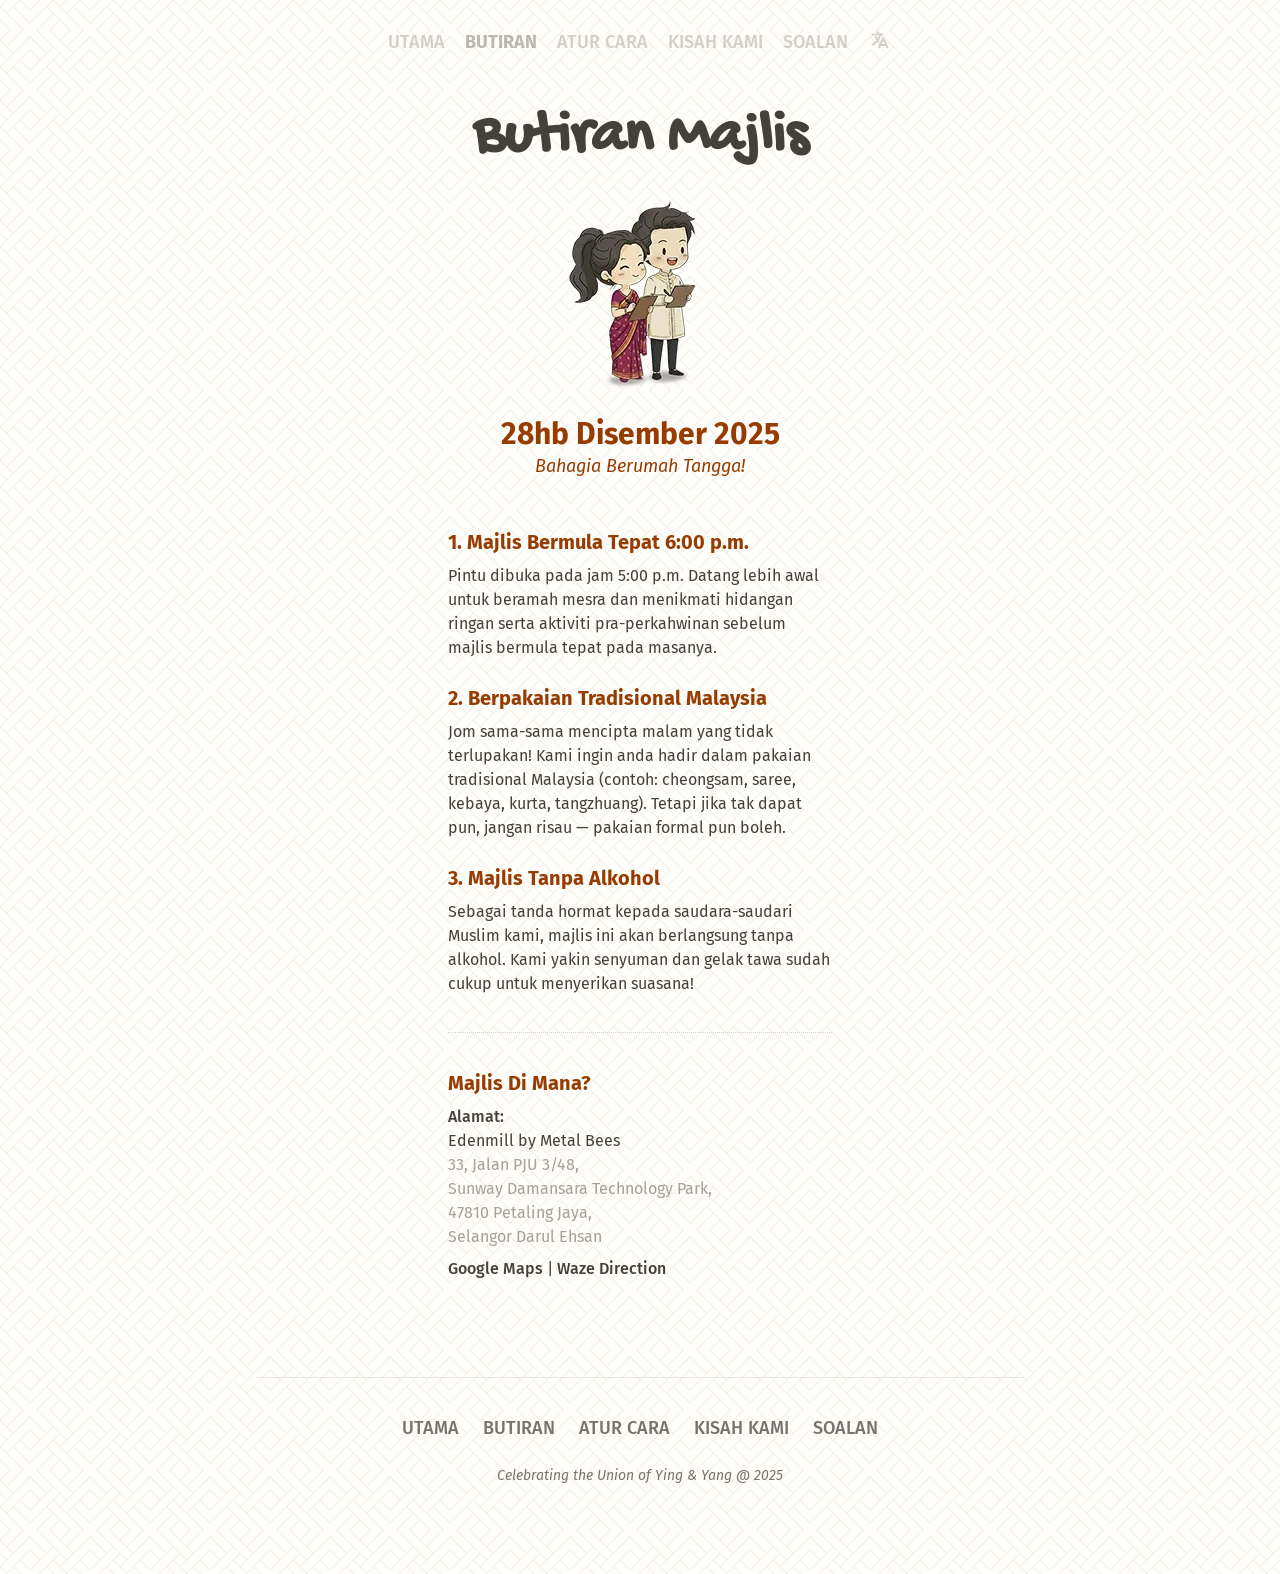
<file: bm/details/index.html>
<!DOCTYPE html><html lang="en" class="antialiased break-words light"> <head><!-- Google tag (gtag.js) --><script async src="https://www.googletagmanager.com/gtag/js?id=G-3J74XZNJ9N"></script><script type="module">window.dataLayer=window.dataLayer||[];function a(){dataLayer.push(arguments)}a("js",new Date);a("config","G-3J74XZNJ9N");</script><meta charset="utf-8"><link rel="icon" type="image/png" href="/favicon-96x96.png" sizes="96x96"><link rel="icon" type="image/svg+xml" href="/favicon.svg"><link rel="shortcut icon" href="/favicon.ico"><link rel="apple-touch-icon" sizes="180x180" href="/apple-touch-icon.png"><meta name="apple-mobile-web-app-title" content="yingyang.my"><meta http-equiv="X-UA-Compatible" content="IE=edge"><meta name="viewport" content="width=device-width, initial-scale=1"><meta name="generator" content="Astro v5.18.2"><link rel="sitemap" href="/sitemap-index.xml"><link rel="preconnect" href="https://fonts.googleapis.com"><link rel="preconnect" href="https://fonts.gstatic.com" crossorigin><link href="https://fonts.googleapis.com/css2?family=Fira+Sans:ital,wght@0,100;0,200;0,300;0,400;0,500;0,600;0,700;0,800;0,900;1,100;1,200;1,300;1,400;1,500;1,600;1,700;1,800;1,900&display=swap" rel="stylesheet"><link href="https://fonts.googleapis.com/css2?family=Gochi+Hand&display=swap" rel="stylesheet"><title>Butiran Majlis | The Union of Ying &amp; Yang</title><meta property="og:title" content="The Union of Ying and Yang"><meta property="og:description" content="Get ready for our big day!"><meta property="og:type" content="website"><meta property="og:url" content="https://yingyang.my"><meta property="og:image" content="/_astro/main.YnRkRbRc.webp"><link rel="stylesheet" href="/_astro/_index_.BDjcDHdt.css"><script type="module" src="/_astro/page.DJvYPB8o.js"></script></head> <body> <main class="text-stone-700 max-w-3xl mx-auto min-h-screen"> <header class="py-4 z-20 flex w-full flex-col items-center justify-center text-base sm:opacity-50 transform-gpu ease-in-out duration-300 hover:opacity-100" data-astro-cid-dmqpwcec> <nav class="w-full flex flex-row items-center justify-center gap-2 px-5 py-2 text-xs sm:gap-8 sm:py-3 sm:text-base" data-astro-cid-dmqpwcec> <div class="hidden sm:flex sm:gap-5" data-astro-cid-dmqpwcec> <a class="font-medium text-stone-400 uppercase mb-1 sm:mb-0 text-3xl sm:text-lg hover:text-stone-700 transform-gpu ease-out duration-150" href="/bm/">Utama</a><a class="font-bold text-stone-500 uppercase mb-1 sm:mb-0 text-3xl sm:text-lg hover:text-stone-700 transform-gpu ease-out duration-150" href="/bm/details/">Butiran</a><a class="font-medium text-stone-400 uppercase mb-1 sm:mb-0 text-3xl sm:text-lg hover:text-stone-700 transform-gpu ease-out duration-150" href="/bm/programme/">Atur Cara</a><a class="font-medium text-stone-400 uppercase mb-1 sm:mb-0 text-3xl sm:text-lg hover:text-stone-700 transform-gpu ease-out duration-150" href="/bm/story/">Kisah Kami</a><a class="font-medium text-stone-400 uppercase mb-1 sm:mb-0 text-3xl sm:text-lg hover:text-stone-700 transform-gpu ease-out duration-150" href="/bm/faq/">SOALAN</a> <a href="/details/" class="flex space-x-2"> <svg xmlns="http://www.w3.org/2000/svg" fill="none" viewBox="0 0 24 24" stroke-width="2.2" stroke="currentColor" class="size-8 sm:size-6 p-0.5 text-stone-400 sm:text-lg hover:text-stone-700 transform-gpu ease-out duration-150"> <path stroke-linecap="round" stroke-linejoin="round" d="m10.5 21 5.25-11.25L21 21m-9-3h7.5M3 5.621a48.474 48.474 0 0 1 6-.371m0 0c1.12 0 2.233.038 3.334.114M9 5.25V3m3.334 2.364C11.176 10.658 7.69 15.08 3 17.502m9.334-12.138c.896.061 1.785.147 2.666.257m-4.589 8.495a18.023 18.023 0 0 1-3.827-5.802"></path> <title>Switch to English</title> </svg> </a> </div> <span id="hamburger-menu" class="relative block text-xl leading-none sm:hidden" title="Menu"> <svg xmlns="http://www.w3.org/2000/svg" fill="none" viewBox="0 0 24 24" stroke-width="2" stroke="currentColor" class="size-6 text-stone-300"> <path stroke-linecap="round" stroke-linejoin="round" d="M3.75 6.75h16.5M3.75 12h16.5m-16.5 5.25h16.5"></path> </svg> </span> </nav> <div id="mobile-links" class="font-light animated h-0 m-0 opacity-0 top-0 w-full" data-astro-cid-dmqpwcec> <span class="close-menu block mt-2 py-2 mb-6" data-astro-cid-dmqpwcec> <svg xmlns="http://www.w3.org/2000/svg" fill="none" viewBox="0 0 24 24" stroke-width="3" stroke="currentColor" class="size-6 text-stone-500" data-astro-cid-dmqpwcec> <path stroke-linecap="round" stroke-linejoin="round" d="M6 18 18 6M6 6l12 12" data-astro-cid-dmqpwcec></path> </svg> </span> <a class="close-menu font-medium text-stone-400 uppercase mb-1 sm:mb-0 text-3xl sm:text-lg hover:text-stone-700 transform-gpu ease-out duration-150" href="/bm/">Utama</a><a class="close-menu font-bold text-stone-500 uppercase mb-1 sm:mb-0 text-3xl sm:text-lg hover:text-stone-700 transform-gpu ease-out duration-150" href="/bm/details/">Butiran</a><a class="close-menu font-medium text-stone-400 uppercase mb-1 sm:mb-0 text-3xl sm:text-lg hover:text-stone-700 transform-gpu ease-out duration-150" href="/bm/programme/">Atur Cara</a><a class="close-menu font-medium text-stone-400 uppercase mb-1 sm:mb-0 text-3xl sm:text-lg hover:text-stone-700 transform-gpu ease-out duration-150" href="/bm/story/">Kisah Kami</a><a class="close-menu font-medium text-stone-400 uppercase mb-1 sm:mb-0 text-3xl sm:text-lg hover:text-stone-700 transform-gpu ease-out duration-150" href="/bm/faq/">SOALAN</a> <a href="/details/" class="flex space-x-2"> <svg xmlns="http://www.w3.org/2000/svg" fill="none" viewBox="0 0 24 24" stroke-width="2.2" stroke="currentColor" class="size-8 sm:size-6 p-0.5 text-stone-400 sm:text-lg hover:text-stone-700 transform-gpu ease-out duration-150"> <path stroke-linecap="round" stroke-linejoin="round" d="m10.5 21 5.25-11.25L21 21m-9-3h7.5M3 5.621a48.474 48.474 0 0 1 6-.371m0 0c1.12 0 2.233.038 3.334.114M9 5.25V3m3.334 2.364C11.176 10.658 7.69 15.08 3 17.502m9.334-12.138c.896.061 1.785.147 2.666.257m-4.589 8.495a18.023 18.023 0 0 1-3.827-5.802"></path> <title>Switch to English</title> </svg> </a> </div> </header> <script>
    document.querySelector("#hamburger-menu").addEventListener("click", () => {
        document.querySelector("#mobile-links").classList.remove("slideOutUp");
        document.querySelector("#mobile-links").classList.add("expanded");
        document.querySelector("#mobile-links").classList.add("slideInDown");
        document.querySelector("body").classList.remove("overflow-auto");
        document.querySelector("body").classList.add("overflow-hidden");
    });

    window.addEventListener("resize", () => {
        if (window.innerWidth >= 640 && document.querySelector("#mobile-links").classList.contains("expanded")) {
            document.querySelector("#mobile-links").classList.remove("expanded");
            document.querySelector("#mobile-links").classList.remove("slideInDown");
            document.querySelector("#mobile-links").classList.add("slideOutUp");
            document.querySelector("body").classList.remove("overflow-hidden");
            document.querySelector("body").classList.add("overflow-auto");
        }
    })

    document.querySelector(".close-menu").addEventListener("click", () => {
        document.querySelector("#mobile-links").classList.add("slideOutUp");
        document.querySelector("#mobile-links").classList.add("expanded");
        document.querySelector("#mobile-links").classList.remove("slideInDown");
        document.querySelector("body").classList.remove("overflow-hidden");
        document.querySelector("body").classList.add("overflow-auto");
    });
</script>   <div class="page-content flex flex-col items-center"> <h1 class="font-header text-center text-balance page-titlez">Butiran <br class="sm:hidden">Majlis</h1> <div class="mt-6 text-lg flex flex-col items-center"> <div class="text-amber-800 flex flex-col items-center"> <img src="/_astro/details.iDDTGXp1_20U9e9.webp" srcset="/_astro/details_2x.DoJvNLXi.webp 2x" loading="eager" alt="A warm twist of fate." decoding="async" fetchpriority="auto" width="200" height="200" class="-mt-6 mb-6"> <div class="text-3xl font-bold">28hb Disember 2025</div> <div id="days-remaining" class="text-lg font-normal italic text-amber-800"></div> </div> <div class="text-left md:w-96 mt-12"> <ul class="space-y-6"> <li> <div class="font-bold text-xl mb-2 text-amber-800">1. Majlis Bermula Tepat 6:00 p.m.</div> <div class="text-base">Pintu dibuka pada jam 5:00 p.m. Datang lebih awal untuk beramah mesra dan menikmati hidangan ringan serta aktiviti pra-perkahwinan sebelum majlis bermula tepat pada masanya.</div> </li><li> <div class="font-bold text-xl mb-2 text-amber-800">2. Berpakaian Tradisional Malaysia</div> <div class="text-base">Jom sama-sama mencipta malam yang tidak terlupakan! Kami ingin anda hadir dalam pakaian tradisional Malaysia (contoh: cheongsam, saree, kebaya, kurta, tangzhuang). Tetapi jika tak dapat pun, jangan risau — pakaian formal pun boleh.</div> </li><li> <div class="font-bold text-xl mb-2 text-amber-800">3. Majlis Tanpa Alkohol</div> <div class="text-base pb-3">Sebagai tanda hormat kepada saudara-saudari Muslim kami, majlis ini akan berlangsung tanpa alkohol. Kami yakin senyuman dan gelak tawa sudah cukup untuk menyerikan suasana!</div> </li> <!-- <li>
            <div class="font-bold text-xl mb-2 text-amber-800">
              4. Carpooling is Awesome
            </div>
            <div class="text-base">
              
            </div>
          </li> --> <li class="border-t border-stone-300 pt-9 border-dotted"> <div class="font-bold text-xl mb-2 text-amber-800">Majlis Di Mana?</div> <div class="text-base"> <div class="text-stone-400"> <span class="text-stone-700 font-medium">Alamat:</span> <br><span class="text-stone-700">Edenmill by Metal Bees</span><br>
33, Jalan PJU 3/48,
<br>Sunway Damansara Technology Park,
<br>47810 Petaling Jaya,
<br>Selangor Darul Ehsan
</div> <div class="mt-2"> <a href="https://maps.app.goo.gl/8Bdyv3x9QNyiBcKX7" target="_blank" class="font-medium"> Google Maps </a>
| <a href="https://ul.waze.com/ul?place=ChIJVfRRbDxPzDERaEoBFdz4-zs&ll=3.16586510%2C101.59790460&navigate=yes&utm_campaign=default&utm_source=waze_website&utm_medium=lm_share_location" target="_blank" class="font-medium"> Waze Direction </a> </div> </div> </li> </ul> </div> <div class="mt-12"></div> <!-- <div class="">
        <div class="mb-4">
          <div>28th September 2025</div>
          <div class="uppercase text-base font-light">Date</div>
        </div>

        <div class="mb-4">
          <div>6:00pm - 9:45pm</div>
          <div class="uppercase text-base font-light">Time</div>
        </div>

        <div class="mb-4">
          <div>Edenmill by Metal Bees 33</div>
          <div class="uppercase text-base font-light">Venue</div>
        </div>
      </div> --> <div class=""></div> <!-- <div>The wedding begins sharp at 6:00pm.</div> --> <!-- <table>
                <tr><td>Date :</td> <td>28th December 2025</td></tr>
                <tr><td>Time :</td> <td>6:00 p.m. to 9:30 p.m.</td></tr>
                <tr>
                    <td>Venue :</td>
                    <td>
                        Edenmill by Metal Bees 33, Jalan PJU 3/48, Sunway Damansara Technology Park, 47810 PJ, Selangor
                    </td>
                </tr>
                <tr><td>Attire :</td> <td>Traditional Malaysian 🇲🇾</td></tr>
            </table> --> </div> <script>(function(){const after = "Bahagia Berumah Tangga!";

            // const date1 = new Date();
            // const date1UTC = Date.UTC(date1.getFullYear(), date1.getMonth(), date1.getDate());
            // const date2 = new Date("2025-12-28T00:00:00+08:00");
            // const date2UTC = Date.UTC(date2.getFullYear(), date2.getMonth(), date2.getDate());
            // const diffTime = Math.abs(date2UTC - date1UTC);
            // const diffDays = Math.floor(diffTime / (1000 * 60 * 60 * 24));
            // const dayText = diffDays === 1 ? day : diffDays < 1 ? today : days;

            // const finalText = `${diffDays > 0 ? diffDays : ""} ${dayText}`;

            document.getElementById("days-remaining").textContent = after;
        })();</script> </div>  <footer class="text-xs sm:text-sm"> <div class="footer-primary flex flex-col items-center justify-center min-w-full sm:border-t border-stone-300/50"> <div class="hidden sm:flex flex-row items-center uppercase text-lg font-medium text-stone-500 justify-around sm:justify-center gap-2 sm:gap-6 pt-9 pb-2 sm:px-6 text-center"> <a href="/bm/" title="Utama" class="hover:text-stone-700 transform-gpu duration-150 hover:-translate-y-0.5 ease-out"> Utama </a><a href="/bm/details/" title="Butiran" class="hover:text-stone-700 transform-gpu duration-150 hover:-translate-y-0.5 ease-out"> Butiran </a><a href="/bm/programme/" title="Atur Cara" class="hover:text-stone-700 transform-gpu duration-150 hover:-translate-y-0.5 ease-out"> Atur Cara </a><a href="/bm/story/" title="Kisah Kami" class="hover:text-stone-700 transform-gpu duration-150 hover:-translate-y-0.5 ease-out"> Kisah Kami </a><a href="/bm/faq/" title="Soalan" class="hover:text-stone-700 transform-gpu duration-150 hover:-translate-y-0.5 ease-out"> Soalan </a> </div> <ul class="space-y-5 sm:hidden text-center mb-4 border-t border-b border-stone-300 py-9 border-dotted leading-relaxed"> <li> <a href="/bm/details/" class="font-medium text-xl text-amber-700 hover:text-amber-900 transform-gpu hover:translate-x-1 block ease-out duration-150"> Butiran Majlis
»
</a> <span class="text-base block mt-1">Segala maklumat penting yang diperlukan.</span> </li><li> <a href="/bm/programme/" class="font-medium text-xl text-amber-700 hover:text-amber-900 transform-gpu hover:translate-x-1 block ease-out duration-150"> Atur Cara Majlis
»
</a> <span class="text-base block mt-1">Acara-acara menarik yang kami sediakan.</span> </li><li> <a href="/bm/story/" class="font-medium text-xl text-amber-700 hover:text-amber-900 transform-gpu hover:translate-x-1 block ease-out duration-150"> Kisah Cinta Kami
»
</a> <span class="text-base block mt-1">Sebuah komik menyampaikan seribu kata.</span> </li><li> <a href="/bm/faq/" class="font-medium text-xl text-amber-700 hover:text-amber-900 transform-gpu hover:translate-x-1 block ease-out duration-150"> Soalan Lazim
»
</a> <span class="text-base block mt-1">Jawapan kepada rasa ingin tahu anda.</span> </li> </ul> </div> <div class="footer-secondary font-normal italic text-stone-500 flex flex-col sm:flex-row items-center justify-center min-w-full"> <div>Celebrating the Union of Ying & Yang @ 2025</div> </div> <div class="h-18 text-center overflow-clip sticky bottom-0 items-end"></div> </footer> </main> </body></html>
</file>
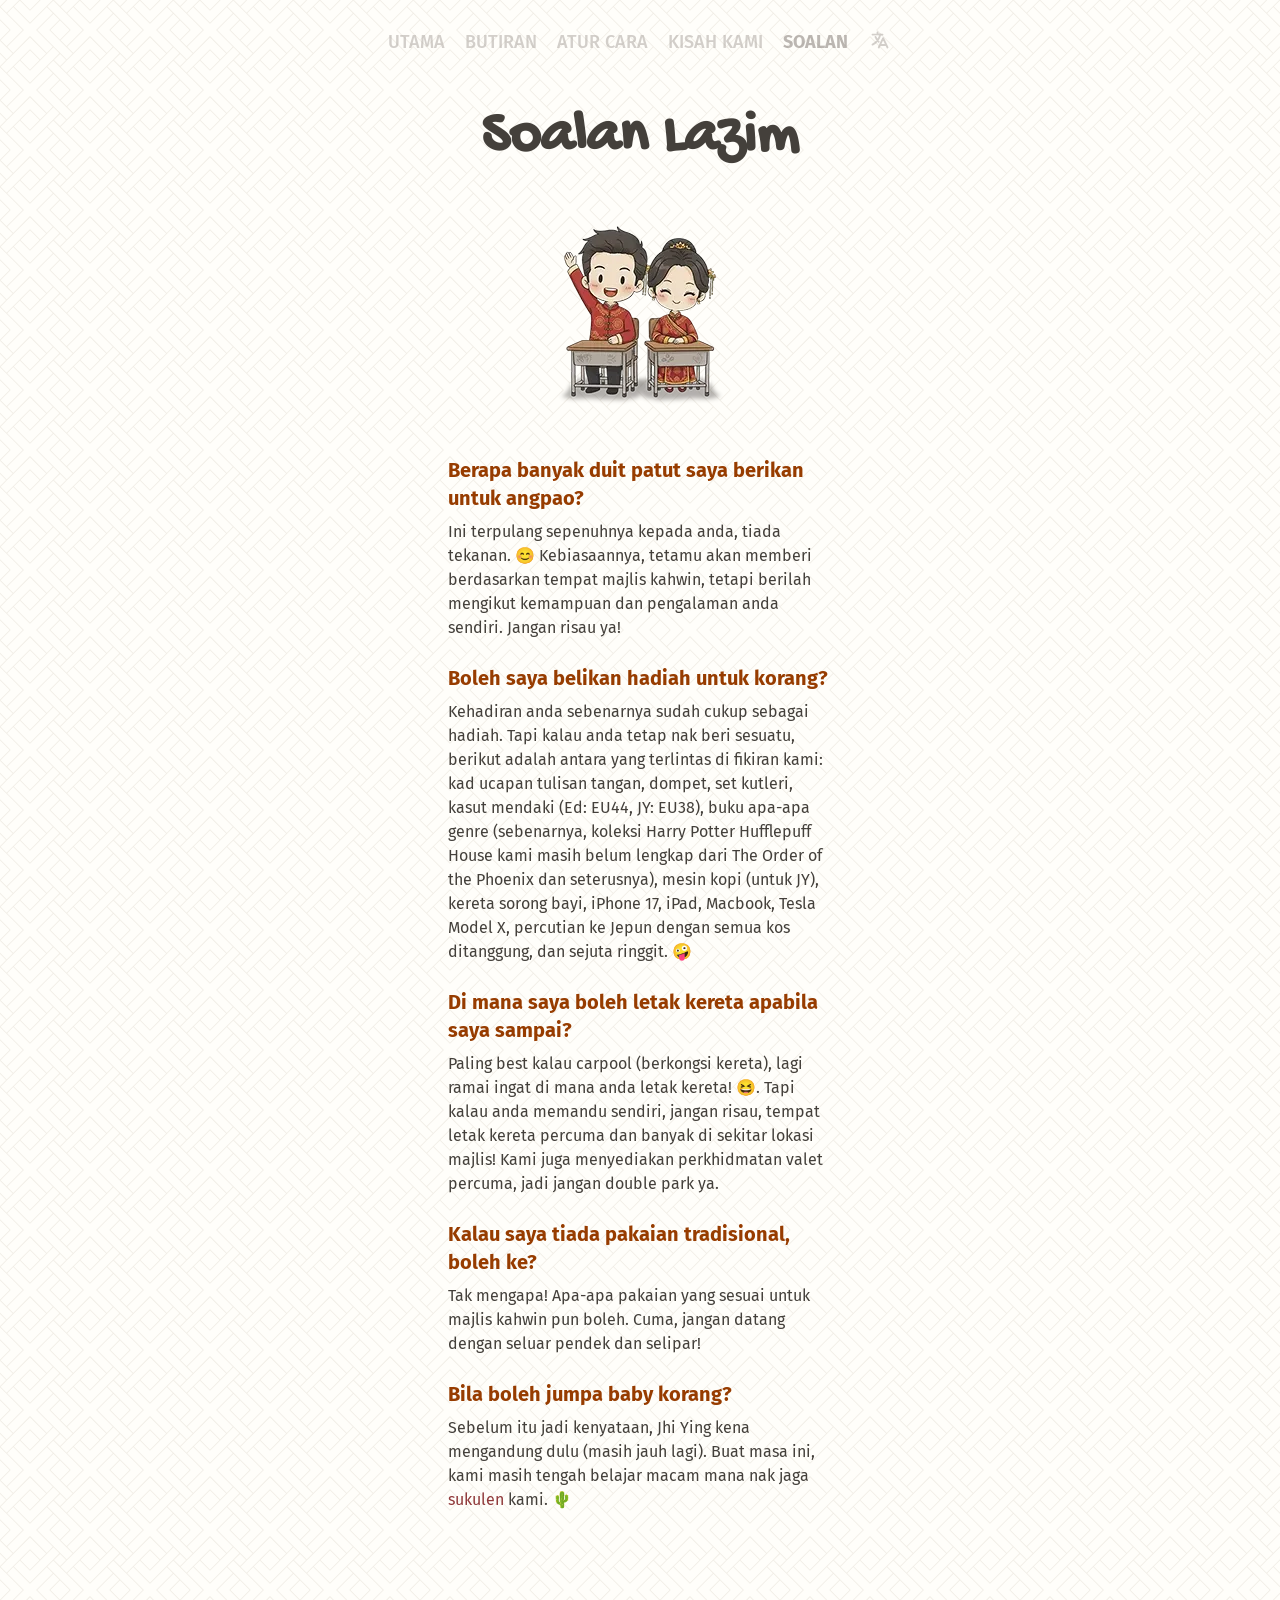
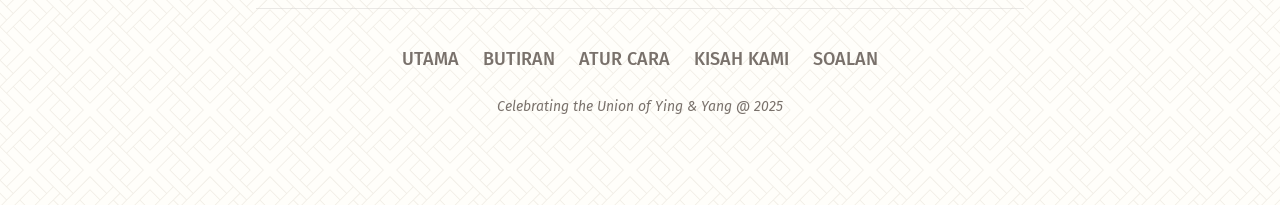
<file: bm/faq/index.html>
<!DOCTYPE html><html lang="en" class="antialiased break-words light"> <head><!-- Google tag (gtag.js) --><script async src="https://www.googletagmanager.com/gtag/js?id=G-3J74XZNJ9N"></script><script type="module">window.dataLayer=window.dataLayer||[];function a(){dataLayer.push(arguments)}a("js",new Date);a("config","G-3J74XZNJ9N");</script><meta charset="utf-8"><link rel="icon" type="image/png" href="/favicon-96x96.png" sizes="96x96"><link rel="icon" type="image/svg+xml" href="/favicon.svg"><link rel="shortcut icon" href="/favicon.ico"><link rel="apple-touch-icon" sizes="180x180" href="/apple-touch-icon.png"><meta name="apple-mobile-web-app-title" content="yingyang.my"><meta http-equiv="X-UA-Compatible" content="IE=edge"><meta name="viewport" content="width=device-width, initial-scale=1"><meta name="generator" content="Astro v5.18.2"><link rel="sitemap" href="/sitemap-index.xml"><link rel="preconnect" href="https://fonts.googleapis.com"><link rel="preconnect" href="https://fonts.gstatic.com" crossorigin><link href="https://fonts.googleapis.com/css2?family=Fira+Sans:ital,wght@0,100;0,200;0,300;0,400;0,500;0,600;0,700;0,800;0,900;1,100;1,200;1,300;1,400;1,500;1,600;1,700;1,800;1,900&display=swap" rel="stylesheet"><link href="https://fonts.googleapis.com/css2?family=Gochi+Hand&display=swap" rel="stylesheet"><title>Soalan Lazim | The Union of Ying &amp; Yang</title><meta property="og:title" content="The Union of Ying and Yang"><meta property="og:description" content="Get ready for our big day!"><meta property="og:type" content="website"><meta property="og:url" content="https://yingyang.my"><meta property="og:image" content="/_astro/main.YnRkRbRc.webp"><link rel="stylesheet" href="/_astro/_index_.BDjcDHdt.css">
<link rel="stylesheet" href="/_astro/_index_.cPPnkASS.css"><script type="module" src="/_astro/page.DJvYPB8o.js"></script></head> <body> <main class="text-stone-700 max-w-3xl mx-auto min-h-screen"> <header class="py-4 z-20 flex w-full flex-col items-center justify-center text-base sm:opacity-50 transform-gpu ease-in-out duration-300 hover:opacity-100" data-astro-cid-dmqpwcec> <nav class="w-full flex flex-row items-center justify-center gap-2 px-5 py-2 text-xs sm:gap-8 sm:py-3 sm:text-base" data-astro-cid-dmqpwcec> <div class="hidden sm:flex sm:gap-5" data-astro-cid-dmqpwcec> <a class="font-medium text-stone-400 uppercase mb-1 sm:mb-0 text-3xl sm:text-lg hover:text-stone-700 transform-gpu ease-out duration-150" href="/bm/">Utama</a><a class="font-medium text-stone-400 uppercase mb-1 sm:mb-0 text-3xl sm:text-lg hover:text-stone-700 transform-gpu ease-out duration-150" href="/bm/details/">Butiran</a><a class="font-medium text-stone-400 uppercase mb-1 sm:mb-0 text-3xl sm:text-lg hover:text-stone-700 transform-gpu ease-out duration-150" href="/bm/programme/">Atur Cara</a><a class="font-medium text-stone-400 uppercase mb-1 sm:mb-0 text-3xl sm:text-lg hover:text-stone-700 transform-gpu ease-out duration-150" href="/bm/story/">Kisah Kami</a><a class="font-bold text-stone-500 uppercase mb-1 sm:mb-0 text-3xl sm:text-lg hover:text-stone-700 transform-gpu ease-out duration-150" href="/bm/faq/">SOALAN</a> <a href="/faq/" class="flex space-x-2"> <svg xmlns="http://www.w3.org/2000/svg" fill="none" viewBox="0 0 24 24" stroke-width="2.2" stroke="currentColor" class="size-8 sm:size-6 p-0.5 text-stone-400 sm:text-lg hover:text-stone-700 transform-gpu ease-out duration-150"> <path stroke-linecap="round" stroke-linejoin="round" d="m10.5 21 5.25-11.25L21 21m-9-3h7.5M3 5.621a48.474 48.474 0 0 1 6-.371m0 0c1.12 0 2.233.038 3.334.114M9 5.25V3m3.334 2.364C11.176 10.658 7.69 15.08 3 17.502m9.334-12.138c.896.061 1.785.147 2.666.257m-4.589 8.495a18.023 18.023 0 0 1-3.827-5.802"></path> <title>Switch to English</title> </svg> </a> </div> <span id="hamburger-menu" class="relative block text-xl leading-none sm:hidden" title="Menu"> <svg xmlns="http://www.w3.org/2000/svg" fill="none" viewBox="0 0 24 24" stroke-width="2" stroke="currentColor" class="size-6 text-stone-300"> <path stroke-linecap="round" stroke-linejoin="round" d="M3.75 6.75h16.5M3.75 12h16.5m-16.5 5.25h16.5"></path> </svg> </span> </nav> <div id="mobile-links" class="font-light animated h-0 m-0 opacity-0 top-0 w-full" data-astro-cid-dmqpwcec> <span class="close-menu block mt-2 py-2 mb-6" data-astro-cid-dmqpwcec> <svg xmlns="http://www.w3.org/2000/svg" fill="none" viewBox="0 0 24 24" stroke-width="3" stroke="currentColor" class="size-6 text-stone-500" data-astro-cid-dmqpwcec> <path stroke-linecap="round" stroke-linejoin="round" d="M6 18 18 6M6 6l12 12" data-astro-cid-dmqpwcec></path> </svg> </span> <a class="close-menu font-medium text-stone-400 uppercase mb-1 sm:mb-0 text-3xl sm:text-lg hover:text-stone-700 transform-gpu ease-out duration-150" href="/bm/">Utama</a><a class="close-menu font-medium text-stone-400 uppercase mb-1 sm:mb-0 text-3xl sm:text-lg hover:text-stone-700 transform-gpu ease-out duration-150" href="/bm/details/">Butiran</a><a class="close-menu font-medium text-stone-400 uppercase mb-1 sm:mb-0 text-3xl sm:text-lg hover:text-stone-700 transform-gpu ease-out duration-150" href="/bm/programme/">Atur Cara</a><a class="close-menu font-medium text-stone-400 uppercase mb-1 sm:mb-0 text-3xl sm:text-lg hover:text-stone-700 transform-gpu ease-out duration-150" href="/bm/story/">Kisah Kami</a><a class="close-menu font-bold text-stone-500 uppercase mb-1 sm:mb-0 text-3xl sm:text-lg hover:text-stone-700 transform-gpu ease-out duration-150" href="/bm/faq/">SOALAN</a> <a href="/faq/" class="flex space-x-2"> <svg xmlns="http://www.w3.org/2000/svg" fill="none" viewBox="0 0 24 24" stroke-width="2.2" stroke="currentColor" class="size-8 sm:size-6 p-0.5 text-stone-400 sm:text-lg hover:text-stone-700 transform-gpu ease-out duration-150"> <path stroke-linecap="round" stroke-linejoin="round" d="m10.5 21 5.25-11.25L21 21m-9-3h7.5M3 5.621a48.474 48.474 0 0 1 6-.371m0 0c1.12 0 2.233.038 3.334.114M9 5.25V3m3.334 2.364C11.176 10.658 7.69 15.08 3 17.502m9.334-12.138c.896.061 1.785.147 2.666.257m-4.589 8.495a18.023 18.023 0 0 1-3.827-5.802"></path> <title>Switch to English</title> </svg> </a> </div> </header> <script>
    document.querySelector("#hamburger-menu").addEventListener("click", () => {
        document.querySelector("#mobile-links").classList.remove("slideOutUp");
        document.querySelector("#mobile-links").classList.add("expanded");
        document.querySelector("#mobile-links").classList.add("slideInDown");
        document.querySelector("body").classList.remove("overflow-auto");
        document.querySelector("body").classList.add("overflow-hidden");
    });

    window.addEventListener("resize", () => {
        if (window.innerWidth >= 640 && document.querySelector("#mobile-links").classList.contains("expanded")) {
            document.querySelector("#mobile-links").classList.remove("expanded");
            document.querySelector("#mobile-links").classList.remove("slideInDown");
            document.querySelector("#mobile-links").classList.add("slideOutUp");
            document.querySelector("body").classList.remove("overflow-hidden");
            document.querySelector("body").classList.add("overflow-auto");
        }
    })

    document.querySelector(".close-menu").addEventListener("click", () => {
        document.querySelector("#mobile-links").classList.add("slideOutUp");
        document.querySelector("#mobile-links").classList.add("expanded");
        document.querySelector("#mobile-links").classList.remove("slideInDown");
        document.querySelector("body").classList.remove("overflow-hidden");
        document.querySelector("body").classList.add("overflow-auto");
    });
</script>   <div class="page-content flex flex-col items-center"> <h1 class="font-header text-center text-balance page-titlez">Soalan Lazim</h1> <div class="mt-6 text-lg flex flex-col items-center"> <div class="text-amber-800 flex flex-col items-center"> <img src="/_astro/faq.DkOcTTPT_9zAOq.webp" srcset="/_astro/faq_2x.D_Jl76cO.webp 2x" loading="eager" alt="A warm twist of fate." decoding="async" fetchpriority="auto" width="200" height="200" class="-mt-2"> <!-- <div class="text-3xl font-bold">{translations?.date}</div> --> <!-- <div class="text-lg font-normal italic text-amber-800">{diffDays} {translations?.days}</div> --> </div> <div class="text-left md:w-96 mt-12"> <ul class="space-y-6" id="list"> <li> <div class="font-bold text-xl mb-2 text-amber-800">Berapa banyak duit patut saya berikan untuk angpao?</div> <div class="text-base">Ini terpulang sepenuhnya kepada anda, tiada tekanan. 😊 Kebiasaannya, tetamu akan memberi berdasarkan tempat majlis kahwin, tetapi berilah mengikut kemampuan dan pengalaman anda sendiri. Jangan risau ya!</div> </li><li> <div class="font-bold text-xl mb-2 text-amber-800">Boleh saya belikan hadiah untuk korang<span class='sm:hidden'> berdua</span>?</div> <div class="text-base">Kehadiran anda sebenarnya sudah cukup sebagai hadiah. Tapi kalau anda tetap nak beri sesuatu, berikut adalah antara yang terlintas di fikiran kami: kad ucapan tulisan tangan, dompet, set kutleri, kasut mendaki (Ed: EU44, JY: EU38), buku apa-apa genre (sebenarnya, koleksi Harry Potter Hufflepuff House kami masih belum lengkap dari The Order of the Phoenix dan seterusnya), mesin kopi (untuk JY), kereta sorong bayi, iPhone 17, iPad, Macbook, Tesla Model X, percutian ke Jepun dengan semua kos ditanggung, dan sejuta ringgit. 🤪</div> </li><li> <div class="font-bold text-xl mb-2 text-amber-800">Di mana saya boleh letak kereta apabila saya sampai?</div> <div class="text-base">Paling best kalau carpool (berkongsi kereta), lagi ramai ingat di mana anda letak kereta! 😆. Tapi kalau anda memandu sendiri, jangan risau, tempat letak kereta percuma dan banyak di sekitar lokasi majlis! Kami juga menyediakan perkhidmatan valet percuma, jadi jangan double park ya.</div> </li><li> <div class="font-bold text-xl mb-2 text-amber-800">Kalau saya tiada pakaian tradisional, boleh ke?</div> <div class="text-base">Tak mengapa! Apa-apa pakaian yang sesuai untuk majlis kahwin pun boleh. Cuma, jangan datang dengan seluar pendek dan selipar!</div> </li><li> <div class="font-bold text-xl mb-2 text-amber-800">Bila boleh jumpa baby korang?</div> <div class="text-base">Sebelum itu jadi kenyataan, Jhi Ying kena mengandung dulu (masih jauh lagi). Buat masa ini, kami masih tengah belajar macam mana nak jaga <a id='succulents' target='_blank' href='#'>sukulen</a> kami. 🌵</div> </li> <!-- <li class="border-t border-stone-300 pt-9 border-dotted">
                        <div class="font-bold text-xl mb-2 text-amber-800">{translations?.question}</div>
                        <div class="text-base">
                            <div class="text-stone-400">
                                <span class="text-stone-700 font-medium">{translations?.address}</span>
                                <br /><span class="text-stone-700">Edenmill by Metal Bees 33</span>,<br />
                                Jalan PJU 3/48,
                                <br />Sunway Damansara Technology Park,
                                <br />47810 Petaling Jaya,
                                <br />Selangor Darul Ehsan
                            </div>
                            <div class="mt-2">
                                <a
                                    href="https://maps.app.goo.gl/8Bdyv3x9QNyiBcKX7"
                                    target="_blank"
                                    class="font-medium">
                                    {translations?.maps}
                                </a>
                                | <a
                                    href="https://ul.waze.com/ul?place=ChIJVfRRbDxPzDERaEoBFdz4-zs&ll=3.16586510%2C101.59790460&navigate=yes&utm_campaign=default&utm_source=waze_website&utm_medium=lm_share_location"
                                    target="_blank"
                                    class="font-medium">
                                    {translations?.waze}
                                </a>
                            </div>
                        </div>
                    </li> --> </ul> </div> <div class="mt-12"></div> <div class=""></div> <script type="module">const succulentImg = {"src":"/_astro/succulent.BAHW-ruc.webp","width":500,"height":498,"format":"webp"};
const succulentImg_2x = {"src":"/_astro/succulent_2x.DEgYcG-a.webp","width":1000,"height":996,"format":"webp"};

                const succulents = document.getElementById("succulents");
                succulents.dataset.pswpSrc = succulentImg.src;
                succulents.dataset.pswpSrcset = `${succulentImg_2x.src} 2x`;
                succulents.dataset.pswpWidth = succulentImg.width;
                succulents.dataset.pswpHeight = succulentImg.height;

                import PhotoSwipeLightbox from '/js/photoswipe-lightbox.esm.min.js';

                const lightbox = new PhotoSwipeLightbox({
                gallery: '#list li',
                children: 'a',
                pswpModule: () => import('/js/photoswipe.esm.min.js'),
                paddingFn: (viewportSize) => {
                    return {
                        top: viewportSize.x < 500 ? 20 : 0,
                        bottom: viewportSize.y < 500 ? 20 : 0,
                        left: viewportSize.x < 500 ? 20 : 0,
                        right: viewportSize.x < 500 ? 20 : 0,
                    }
                }
                });
                lightbox.init();
            </script> </div> </div>  <footer class="text-xs sm:text-sm"> <div class="footer-primary flex flex-col items-center justify-center min-w-full sm:border-t border-stone-300/50"> <div class="hidden sm:flex flex-row items-center uppercase text-lg font-medium text-stone-500 justify-around sm:justify-center gap-2 sm:gap-6 pt-9 pb-2 sm:px-6 text-center"> <a href="/bm/" title="Utama" class="hover:text-stone-700 transform-gpu duration-150 hover:-translate-y-0.5 ease-out"> Utama </a><a href="/bm/details/" title="Butiran" class="hover:text-stone-700 transform-gpu duration-150 hover:-translate-y-0.5 ease-out"> Butiran </a><a href="/bm/programme/" title="Atur Cara" class="hover:text-stone-700 transform-gpu duration-150 hover:-translate-y-0.5 ease-out"> Atur Cara </a><a href="/bm/story/" title="Kisah Kami" class="hover:text-stone-700 transform-gpu duration-150 hover:-translate-y-0.5 ease-out"> Kisah Kami </a><a href="/bm/faq/" title="Soalan" class="hover:text-stone-700 transform-gpu duration-150 hover:-translate-y-0.5 ease-out"> Soalan </a> </div> <ul class="space-y-5 sm:hidden text-center mb-4 border-t border-b border-stone-300 py-9 border-dotted leading-relaxed"> <li> <a href="/bm/details/" class="font-medium text-xl text-amber-700 hover:text-amber-900 transform-gpu hover:translate-x-1 block ease-out duration-150"> Butiran Majlis
»
</a> <span class="text-base block mt-1">Segala maklumat penting yang diperlukan.</span> </li><li> <a href="/bm/programme/" class="font-medium text-xl text-amber-700 hover:text-amber-900 transform-gpu hover:translate-x-1 block ease-out duration-150"> Atur Cara Majlis
»
</a> <span class="text-base block mt-1">Acara-acara menarik yang kami sediakan.</span> </li><li> <a href="/bm/story/" class="font-medium text-xl text-amber-700 hover:text-amber-900 transform-gpu hover:translate-x-1 block ease-out duration-150"> Kisah Cinta Kami
»
</a> <span class="text-base block mt-1">Sebuah komik menyampaikan seribu kata.</span> </li><li> <a href="/bm/faq/" class="font-medium text-xl text-amber-700 hover:text-amber-900 transform-gpu hover:translate-x-1 block ease-out duration-150"> Soalan Lazim
»
</a> <span class="text-base block mt-1">Jawapan kepada rasa ingin tahu anda.</span> </li> </ul> </div> <div class="footer-secondary font-normal italic text-stone-500 flex flex-col sm:flex-row items-center justify-center min-w-full"> <div>Celebrating the Union of Ying & Yang @ 2025</div> </div> <div class="h-18 text-center overflow-clip sticky bottom-0 items-end"></div> </footer> </main> </body></html>
</file>
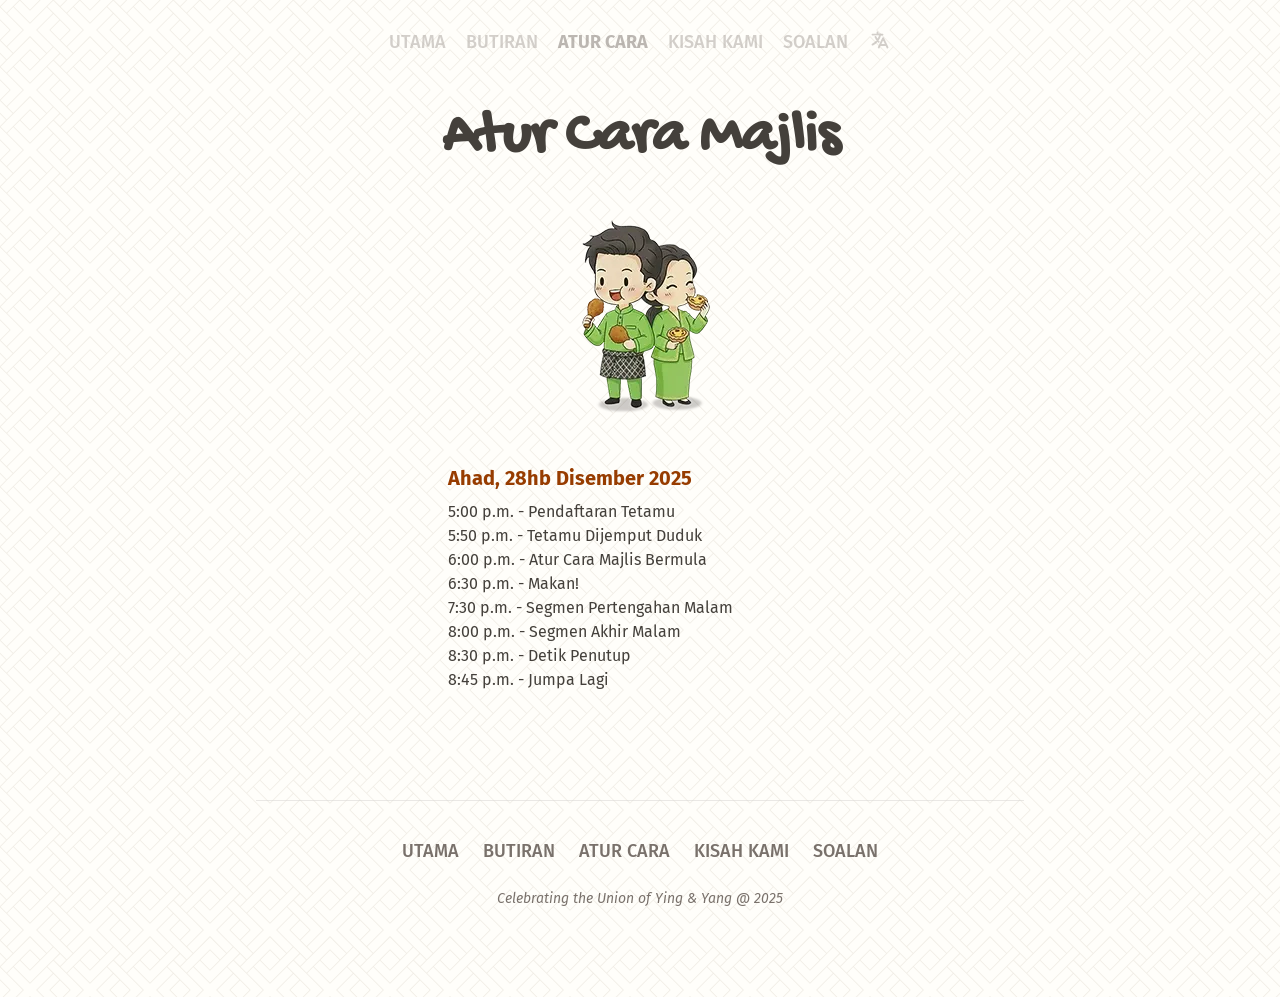
<file: bm/programme/index.html>
<!DOCTYPE html><html lang="en" class="antialiased break-words light"> <head><!-- Google tag (gtag.js) --><script async src="https://www.googletagmanager.com/gtag/js?id=G-3J74XZNJ9N"></script><script type="module">window.dataLayer=window.dataLayer||[];function a(){dataLayer.push(arguments)}a("js",new Date);a("config","G-3J74XZNJ9N");</script><meta charset="utf-8"><link rel="icon" type="image/png" href="/favicon-96x96.png" sizes="96x96"><link rel="icon" type="image/svg+xml" href="/favicon.svg"><link rel="shortcut icon" href="/favicon.ico"><link rel="apple-touch-icon" sizes="180x180" href="/apple-touch-icon.png"><meta name="apple-mobile-web-app-title" content="yingyang.my"><meta http-equiv="X-UA-Compatible" content="IE=edge"><meta name="viewport" content="width=device-width, initial-scale=1"><meta name="generator" content="Astro v5.18.2"><link rel="sitemap" href="/sitemap-index.xml"><link rel="preconnect" href="https://fonts.googleapis.com"><link rel="preconnect" href="https://fonts.gstatic.com" crossorigin><link href="https://fonts.googleapis.com/css2?family=Fira+Sans:ital,wght@0,100;0,200;0,300;0,400;0,500;0,600;0,700;0,800;0,900;1,100;1,200;1,300;1,400;1,500;1,600;1,700;1,800;1,900&display=swap" rel="stylesheet"><link href="https://fonts.googleapis.com/css2?family=Gochi+Hand&display=swap" rel="stylesheet"><title>Atur Cara Majlis | The Union of Ying &amp; Yang</title><meta property="og:title" content="The Union of Ying and Yang"><meta property="og:description" content="Get ready for our big day!"><meta property="og:type" content="website"><meta property="og:url" content="https://yingyang.my"><meta property="og:image" content="/_astro/main.YnRkRbRc.webp"><link rel="stylesheet" href="/_astro/_index_.BDjcDHdt.css"><script type="module" src="/_astro/page.DJvYPB8o.js"></script></head> <body> <main class="text-stone-700 max-w-3xl mx-auto min-h-screen"> <header class="py-4 z-20 flex w-full flex-col items-center justify-center text-base sm:opacity-50 transform-gpu ease-in-out duration-300 hover:opacity-100" data-astro-cid-dmqpwcec> <nav class="w-full flex flex-row items-center justify-center gap-2 px-5 py-2 text-xs sm:gap-8 sm:py-3 sm:text-base" data-astro-cid-dmqpwcec> <div class="hidden sm:flex sm:gap-5" data-astro-cid-dmqpwcec> <a class="font-medium text-stone-400 uppercase mb-1 sm:mb-0 text-3xl sm:text-lg hover:text-stone-700 transform-gpu ease-out duration-150" href="/bm/">Utama</a><a class="font-medium text-stone-400 uppercase mb-1 sm:mb-0 text-3xl sm:text-lg hover:text-stone-700 transform-gpu ease-out duration-150" href="/bm/details/">Butiran</a><a class="font-bold text-stone-500 uppercase mb-1 sm:mb-0 text-3xl sm:text-lg hover:text-stone-700 transform-gpu ease-out duration-150" href="/bm/programme/">Atur Cara</a><a class="font-medium text-stone-400 uppercase mb-1 sm:mb-0 text-3xl sm:text-lg hover:text-stone-700 transform-gpu ease-out duration-150" href="/bm/story/">Kisah Kami</a><a class="font-medium text-stone-400 uppercase mb-1 sm:mb-0 text-3xl sm:text-lg hover:text-stone-700 transform-gpu ease-out duration-150" href="/bm/faq/">SOALAN</a> <a href="/programme/" class="flex space-x-2"> <svg xmlns="http://www.w3.org/2000/svg" fill="none" viewBox="0 0 24 24" stroke-width="2.2" stroke="currentColor" class="size-8 sm:size-6 p-0.5 text-stone-400 sm:text-lg hover:text-stone-700 transform-gpu ease-out duration-150"> <path stroke-linecap="round" stroke-linejoin="round" d="m10.5 21 5.25-11.25L21 21m-9-3h7.5M3 5.621a48.474 48.474 0 0 1 6-.371m0 0c1.12 0 2.233.038 3.334.114M9 5.25V3m3.334 2.364C11.176 10.658 7.69 15.08 3 17.502m9.334-12.138c.896.061 1.785.147 2.666.257m-4.589 8.495a18.023 18.023 0 0 1-3.827-5.802"></path> <title>Switch to English</title> </svg> </a> </div> <span id="hamburger-menu" class="relative block text-xl leading-none sm:hidden" title="Menu"> <svg xmlns="http://www.w3.org/2000/svg" fill="none" viewBox="0 0 24 24" stroke-width="2" stroke="currentColor" class="size-6 text-stone-300"> <path stroke-linecap="round" stroke-linejoin="round" d="M3.75 6.75h16.5M3.75 12h16.5m-16.5 5.25h16.5"></path> </svg> </span> </nav> <div id="mobile-links" class="font-light animated h-0 m-0 opacity-0 top-0 w-full" data-astro-cid-dmqpwcec> <span class="close-menu block mt-2 py-2 mb-6" data-astro-cid-dmqpwcec> <svg xmlns="http://www.w3.org/2000/svg" fill="none" viewBox="0 0 24 24" stroke-width="3" stroke="currentColor" class="size-6 text-stone-500" data-astro-cid-dmqpwcec> <path stroke-linecap="round" stroke-linejoin="round" d="M6 18 18 6M6 6l12 12" data-astro-cid-dmqpwcec></path> </svg> </span> <a class="close-menu font-medium text-stone-400 uppercase mb-1 sm:mb-0 text-3xl sm:text-lg hover:text-stone-700 transform-gpu ease-out duration-150" href="/bm/">Utama</a><a class="close-menu font-medium text-stone-400 uppercase mb-1 sm:mb-0 text-3xl sm:text-lg hover:text-stone-700 transform-gpu ease-out duration-150" href="/bm/details/">Butiran</a><a class="close-menu font-bold text-stone-500 uppercase mb-1 sm:mb-0 text-3xl sm:text-lg hover:text-stone-700 transform-gpu ease-out duration-150" href="/bm/programme/">Atur Cara</a><a class="close-menu font-medium text-stone-400 uppercase mb-1 sm:mb-0 text-3xl sm:text-lg hover:text-stone-700 transform-gpu ease-out duration-150" href="/bm/story/">Kisah Kami</a><a class="close-menu font-medium text-stone-400 uppercase mb-1 sm:mb-0 text-3xl sm:text-lg hover:text-stone-700 transform-gpu ease-out duration-150" href="/bm/faq/">SOALAN</a> <a href="/programme/" class="flex space-x-2"> <svg xmlns="http://www.w3.org/2000/svg" fill="none" viewBox="0 0 24 24" stroke-width="2.2" stroke="currentColor" class="size-8 sm:size-6 p-0.5 text-stone-400 sm:text-lg hover:text-stone-700 transform-gpu ease-out duration-150"> <path stroke-linecap="round" stroke-linejoin="round" d="m10.5 21 5.25-11.25L21 21m-9-3h7.5M3 5.621a48.474 48.474 0 0 1 6-.371m0 0c1.12 0 2.233.038 3.334.114M9 5.25V3m3.334 2.364C11.176 10.658 7.69 15.08 3 17.502m9.334-12.138c.896.061 1.785.147 2.666.257m-4.589 8.495a18.023 18.023 0 0 1-3.827-5.802"></path> <title>Switch to English</title> </svg> </a> </div> </header> <script>
    document.querySelector("#hamburger-menu").addEventListener("click", () => {
        document.querySelector("#mobile-links").classList.remove("slideOutUp");
        document.querySelector("#mobile-links").classList.add("expanded");
        document.querySelector("#mobile-links").classList.add("slideInDown");
        document.querySelector("body").classList.remove("overflow-auto");
        document.querySelector("body").classList.add("overflow-hidden");
    });

    window.addEventListener("resize", () => {
        if (window.innerWidth >= 640 && document.querySelector("#mobile-links").classList.contains("expanded")) {
            document.querySelector("#mobile-links").classList.remove("expanded");
            document.querySelector("#mobile-links").classList.remove("slideInDown");
            document.querySelector("#mobile-links").classList.add("slideOutUp");
            document.querySelector("body").classList.remove("overflow-hidden");
            document.querySelector("body").classList.add("overflow-auto");
        }
    })

    document.querySelector(".close-menu").addEventListener("click", () => {
        document.querySelector("#mobile-links").classList.add("slideOutUp");
        document.querySelector("#mobile-links").classList.add("expanded");
        document.querySelector("#mobile-links").classList.remove("slideInDown");
        document.querySelector("body").classList.remove("overflow-hidden");
        document.querySelector("body").classList.add("overflow-auto");
    });
</script>   <div class="page-content flex flex-col items-center"> <h1 class="font-header text-center text-balance page-titlez">Atur Cara <br class="sm:hidden">Majlis</h1> <div class="mt-6 text-lg flex flex-col items-center"> <div class="text-amber-800 flex flex-col items-center"> <img src="/_astro/prog.CM3qbUEu_1K2qEv.webp" srcset="/_astro/prog_2x.DZaduenP.webp 2x" loading="eager" alt="A warm twist of fate." decoding="async" fetchpriority="auto" width="200" height="200" class> </div> <div class="text-left md:w-96 mt-12"> <ul class="space-y-6"> <li> <div class="font-bold text-xl mb-2 text-amber-800">Ahad, 28hb Disember 2025</div> <div class="text-base pb-3">
        5:00 p.m. - Pendaftaran Tetamu
        <br>5:50 p.m. - Tetamu Dijemput Duduk
        <br>6:00 p.m. - Atur Cara Majlis Bermula
        <br>6:30 p.m. - Makan!
        <br>7:30 p.m. - Segmen Pertengahan Malam
        <br>8:00 p.m. - Segmen Akhir Malam
        <br>8:30 p.m. - Detik Penutup
        <br>8:45 p.m. - Jumpa Lagi
        </div> </li> </ul> </div> <div class="mt-12"></div> <div class=""></div> </div> </div>  <footer class="text-xs sm:text-sm"> <div class="footer-primary flex flex-col items-center justify-center min-w-full sm:border-t border-stone-300/50"> <div class="hidden sm:flex flex-row items-center uppercase text-lg font-medium text-stone-500 justify-around sm:justify-center gap-2 sm:gap-6 pt-9 pb-2 sm:px-6 text-center"> <a href="/bm/" title="Utama" class="hover:text-stone-700 transform-gpu duration-150 hover:-translate-y-0.5 ease-out"> Utama </a><a href="/bm/details/" title="Butiran" class="hover:text-stone-700 transform-gpu duration-150 hover:-translate-y-0.5 ease-out"> Butiran </a><a href="/bm/programme/" title="Atur Cara" class="hover:text-stone-700 transform-gpu duration-150 hover:-translate-y-0.5 ease-out"> Atur Cara </a><a href="/bm/story/" title="Kisah Kami" class="hover:text-stone-700 transform-gpu duration-150 hover:-translate-y-0.5 ease-out"> Kisah Kami </a><a href="/bm/faq/" title="Soalan" class="hover:text-stone-700 transform-gpu duration-150 hover:-translate-y-0.5 ease-out"> Soalan </a> </div> <ul class="space-y-5 sm:hidden text-center mb-4 border-t border-b border-stone-300 py-9 border-dotted leading-relaxed"> <li> <a href="/bm/details/" class="font-medium text-xl text-amber-700 hover:text-amber-900 transform-gpu hover:translate-x-1 block ease-out duration-150"> Butiran Majlis
»
</a> <span class="text-base block mt-1">Segala maklumat penting yang diperlukan.</span> </li><li> <a href="/bm/programme/" class="font-medium text-xl text-amber-700 hover:text-amber-900 transform-gpu hover:translate-x-1 block ease-out duration-150"> Atur Cara Majlis
»
</a> <span class="text-base block mt-1">Acara-acara menarik yang kami sediakan.</span> </li><li> <a href="/bm/story/" class="font-medium text-xl text-amber-700 hover:text-amber-900 transform-gpu hover:translate-x-1 block ease-out duration-150"> Kisah Cinta Kami
»
</a> <span class="text-base block mt-1">Sebuah komik menyampaikan seribu kata.</span> </li><li> <a href="/bm/faq/" class="font-medium text-xl text-amber-700 hover:text-amber-900 transform-gpu hover:translate-x-1 block ease-out duration-150"> Soalan Lazim
»
</a> <span class="text-base block mt-1">Jawapan kepada rasa ingin tahu anda.</span> </li> </ul> </div> <div class="footer-secondary font-normal italic text-stone-500 flex flex-col sm:flex-row items-center justify-center min-w-full"> <div>Celebrating the Union of Ying & Yang @ 2025</div> </div> <div class="h-18 text-center overflow-clip sticky bottom-0 items-end"></div> </footer> </main> </body></html>
</file>
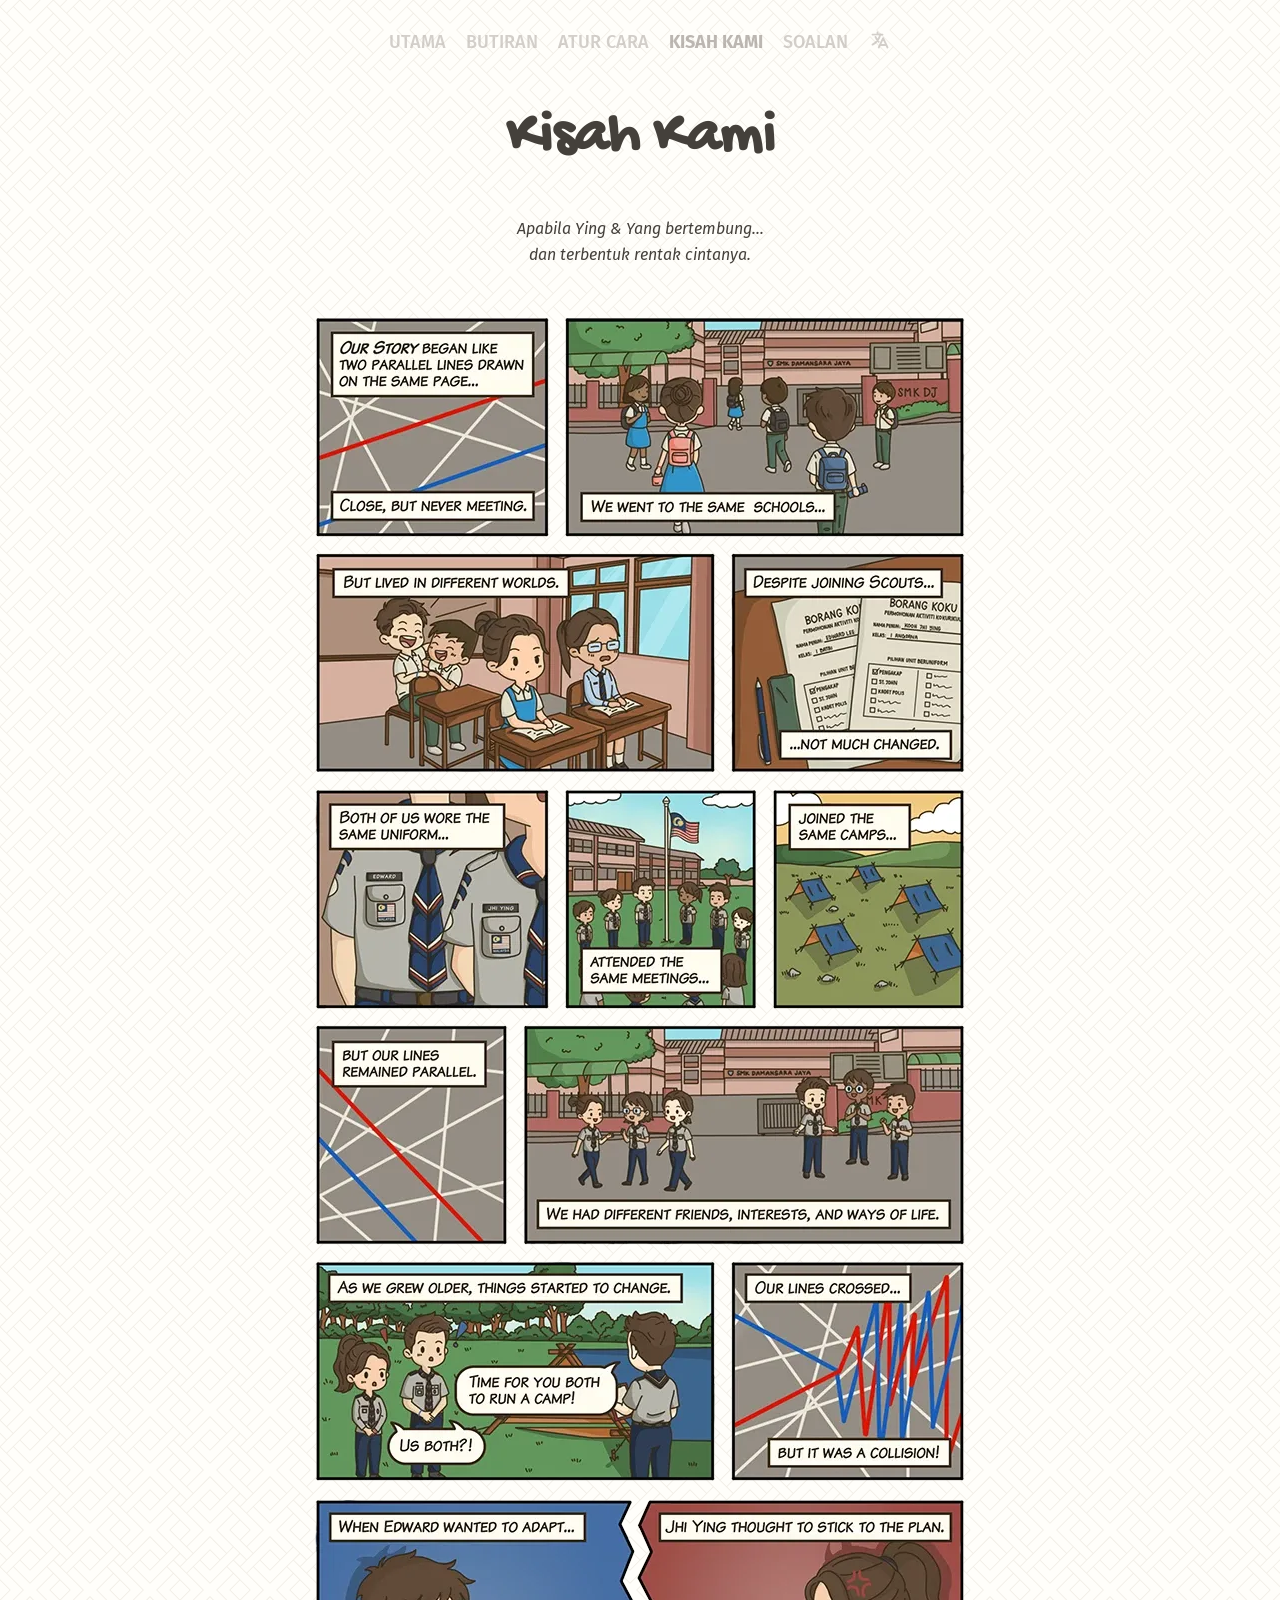
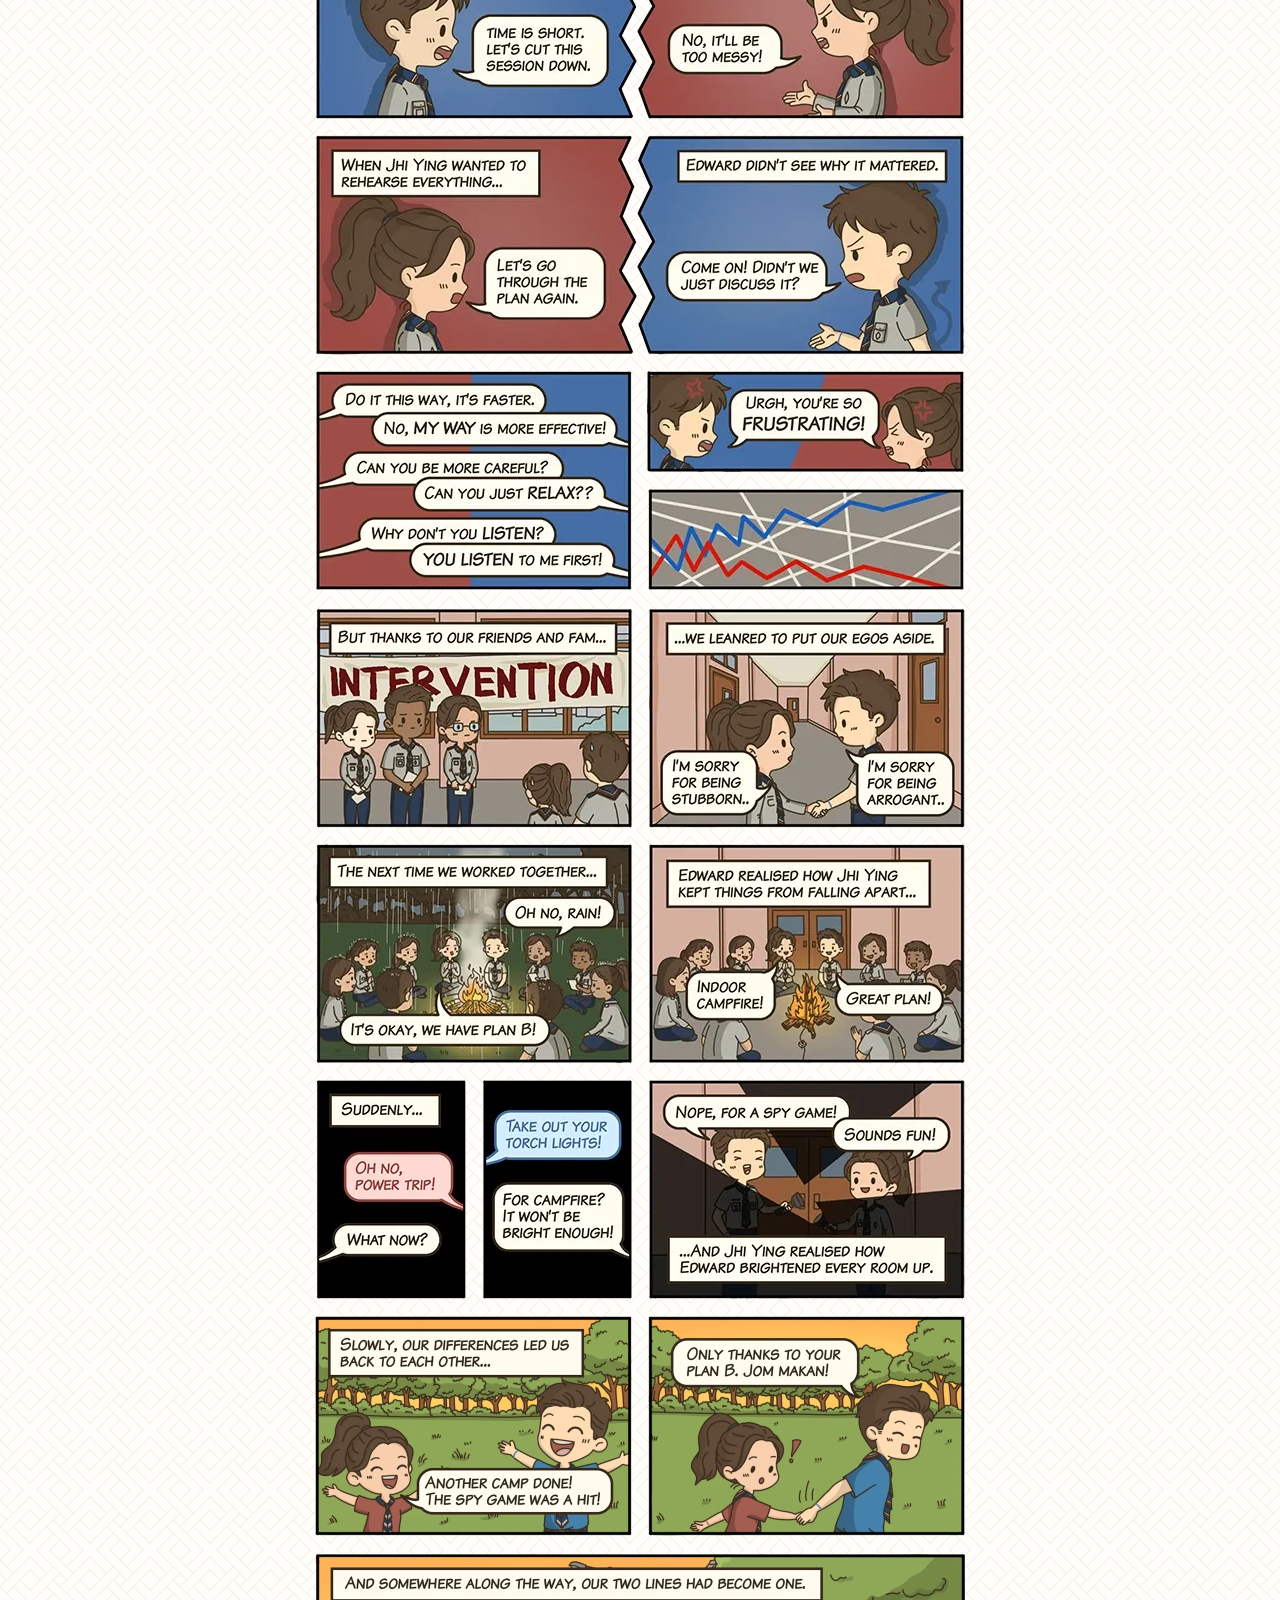
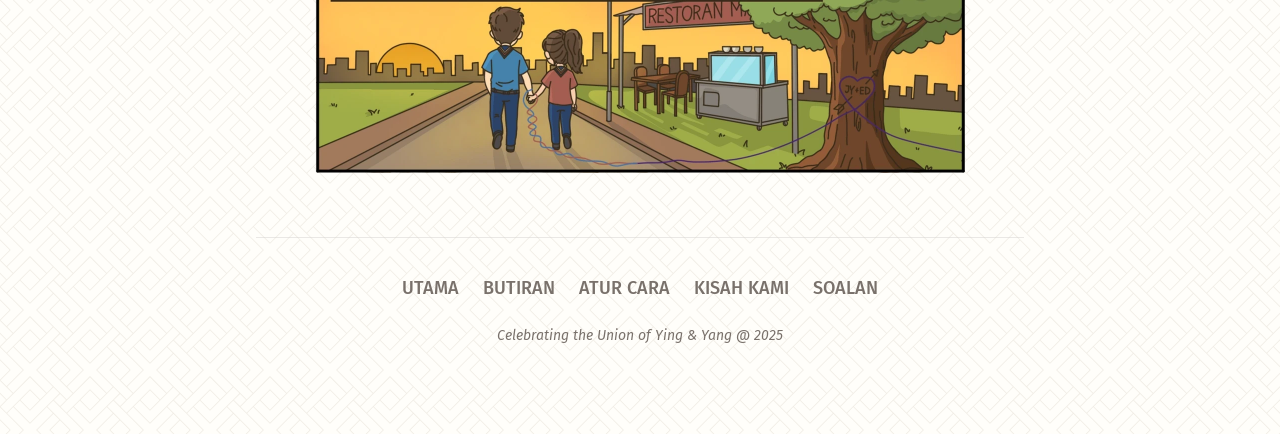
<file: bm/story/index.html>
<!DOCTYPE html><html lang="en" class="antialiased break-words light"> <head><!-- Google tag (gtag.js) --><script async src="https://www.googletagmanager.com/gtag/js?id=G-3J74XZNJ9N"></script><script type="module">window.dataLayer=window.dataLayer||[];function a(){dataLayer.push(arguments)}a("js",new Date);a("config","G-3J74XZNJ9N");</script><meta charset="utf-8"><link rel="icon" type="image/png" href="/favicon-96x96.png" sizes="96x96"><link rel="icon" type="image/svg+xml" href="/favicon.svg"><link rel="shortcut icon" href="/favicon.ico"><link rel="apple-touch-icon" sizes="180x180" href="/apple-touch-icon.png"><meta name="apple-mobile-web-app-title" content="yingyang.my"><meta http-equiv="X-UA-Compatible" content="IE=edge"><meta name="viewport" content="width=device-width, initial-scale=1"><meta name="generator" content="Astro v5.18.2"><link rel="sitemap" href="/sitemap-index.xml"><link rel="preconnect" href="https://fonts.googleapis.com"><link rel="preconnect" href="https://fonts.gstatic.com" crossorigin><link href="https://fonts.googleapis.com/css2?family=Fira+Sans:ital,wght@0,100;0,200;0,300;0,400;0,500;0,600;0,700;0,800;0,900;1,100;1,200;1,300;1,400;1,500;1,600;1,700;1,800;1,900&display=swap" rel="stylesheet"><link href="https://fonts.googleapis.com/css2?family=Gochi+Hand&display=swap" rel="stylesheet"><title>Kisah Kami | The Union of Ying &amp; Yang</title><meta property="og:title" content="The Union of Ying and Yang"><meta property="og:description" content="Get ready for our big day!"><meta property="og:type" content="website"><meta property="og:url" content="https://yingyang.my"><meta property="og:image" content="/_astro/main.YnRkRbRc.webp"><link rel="stylesheet" href="/_astro/_index_.BDjcDHdt.css">
<link rel="stylesheet" href="/_astro/_index_.cPPnkASS.css"><script type="module" src="/_astro/page.DJvYPB8o.js"></script></head> <body> <main class="text-stone-700 max-w-3xl mx-auto min-h-screen"> <header class="py-4 z-20 flex w-full flex-col items-center justify-center text-base sm:opacity-50 transform-gpu ease-in-out duration-300 hover:opacity-100" data-astro-cid-dmqpwcec> <nav class="w-full flex flex-row items-center justify-center gap-2 px-5 py-2 text-xs sm:gap-8 sm:py-3 sm:text-base" data-astro-cid-dmqpwcec> <div class="hidden sm:flex sm:gap-5" data-astro-cid-dmqpwcec> <a class="font-medium text-stone-400 uppercase mb-1 sm:mb-0 text-3xl sm:text-lg hover:text-stone-700 transform-gpu ease-out duration-150" href="/bm/">Utama</a><a class="font-medium text-stone-400 uppercase mb-1 sm:mb-0 text-3xl sm:text-lg hover:text-stone-700 transform-gpu ease-out duration-150" href="/bm/details/">Butiran</a><a class="font-medium text-stone-400 uppercase mb-1 sm:mb-0 text-3xl sm:text-lg hover:text-stone-700 transform-gpu ease-out duration-150" href="/bm/programme/">Atur Cara</a><a class="font-bold text-stone-500 uppercase mb-1 sm:mb-0 text-3xl sm:text-lg hover:text-stone-700 transform-gpu ease-out duration-150" href="/bm/story/">Kisah Kami</a><a class="font-medium text-stone-400 uppercase mb-1 sm:mb-0 text-3xl sm:text-lg hover:text-stone-700 transform-gpu ease-out duration-150" href="/bm/faq/">SOALAN</a> <a href="/story/" class="flex space-x-2"> <svg xmlns="http://www.w3.org/2000/svg" fill="none" viewBox="0 0 24 24" stroke-width="2.2" stroke="currentColor" class="size-8 sm:size-6 p-0.5 text-stone-400 sm:text-lg hover:text-stone-700 transform-gpu ease-out duration-150"> <path stroke-linecap="round" stroke-linejoin="round" d="m10.5 21 5.25-11.25L21 21m-9-3h7.5M3 5.621a48.474 48.474 0 0 1 6-.371m0 0c1.12 0 2.233.038 3.334.114M9 5.25V3m3.334 2.364C11.176 10.658 7.69 15.08 3 17.502m9.334-12.138c.896.061 1.785.147 2.666.257m-4.589 8.495a18.023 18.023 0 0 1-3.827-5.802"></path> <title>Switch to English</title> </svg> </a> </div> <span id="hamburger-menu" class="relative block text-xl leading-none sm:hidden" title="Menu"> <svg xmlns="http://www.w3.org/2000/svg" fill="none" viewBox="0 0 24 24" stroke-width="2" stroke="currentColor" class="size-6 text-stone-300"> <path stroke-linecap="round" stroke-linejoin="round" d="M3.75 6.75h16.5M3.75 12h16.5m-16.5 5.25h16.5"></path> </svg> </span> </nav> <div id="mobile-links" class="font-light animated h-0 m-0 opacity-0 top-0 w-full" data-astro-cid-dmqpwcec> <span class="close-menu block mt-2 py-2 mb-6" data-astro-cid-dmqpwcec> <svg xmlns="http://www.w3.org/2000/svg" fill="none" viewBox="0 0 24 24" stroke-width="3" stroke="currentColor" class="size-6 text-stone-500" data-astro-cid-dmqpwcec> <path stroke-linecap="round" stroke-linejoin="round" d="M6 18 18 6M6 6l12 12" data-astro-cid-dmqpwcec></path> </svg> </span> <a class="close-menu font-medium text-stone-400 uppercase mb-1 sm:mb-0 text-3xl sm:text-lg hover:text-stone-700 transform-gpu ease-out duration-150" href="/bm/">Utama</a><a class="close-menu font-medium text-stone-400 uppercase mb-1 sm:mb-0 text-3xl sm:text-lg hover:text-stone-700 transform-gpu ease-out duration-150" href="/bm/details/">Butiran</a><a class="close-menu font-medium text-stone-400 uppercase mb-1 sm:mb-0 text-3xl sm:text-lg hover:text-stone-700 transform-gpu ease-out duration-150" href="/bm/programme/">Atur Cara</a><a class="close-menu font-bold text-stone-500 uppercase mb-1 sm:mb-0 text-3xl sm:text-lg hover:text-stone-700 transform-gpu ease-out duration-150" href="/bm/story/">Kisah Kami</a><a class="close-menu font-medium text-stone-400 uppercase mb-1 sm:mb-0 text-3xl sm:text-lg hover:text-stone-700 transform-gpu ease-out duration-150" href="/bm/faq/">SOALAN</a> <a href="/story/" class="flex space-x-2"> <svg xmlns="http://www.w3.org/2000/svg" fill="none" viewBox="0 0 24 24" stroke-width="2.2" stroke="currentColor" class="size-8 sm:size-6 p-0.5 text-stone-400 sm:text-lg hover:text-stone-700 transform-gpu ease-out duration-150"> <path stroke-linecap="round" stroke-linejoin="round" d="m10.5 21 5.25-11.25L21 21m-9-3h7.5M3 5.621a48.474 48.474 0 0 1 6-.371m0 0c1.12 0 2.233.038 3.334.114M9 5.25V3m3.334 2.364C11.176 10.658 7.69 15.08 3 17.502m9.334-12.138c.896.061 1.785.147 2.666.257m-4.589 8.495a18.023 18.023 0 0 1-3.827-5.802"></path> <title>Switch to English</title> </svg> </a> </div> </header> <script>
    document.querySelector("#hamburger-menu").addEventListener("click", () => {
        document.querySelector("#mobile-links").classList.remove("slideOutUp");
        document.querySelector("#mobile-links").classList.add("expanded");
        document.querySelector("#mobile-links").classList.add("slideInDown");
        document.querySelector("body").classList.remove("overflow-auto");
        document.querySelector("body").classList.add("overflow-hidden");
    });

    window.addEventListener("resize", () => {
        if (window.innerWidth >= 640 && document.querySelector("#mobile-links").classList.contains("expanded")) {
            document.querySelector("#mobile-links").classList.remove("expanded");
            document.querySelector("#mobile-links").classList.remove("slideInDown");
            document.querySelector("#mobile-links").classList.add("slideOutUp");
            document.querySelector("body").classList.remove("overflow-hidden");
            document.querySelector("body").classList.add("overflow-auto");
        }
    })

    document.querySelector(".close-menu").addEventListener("click", () => {
        document.querySelector("#mobile-links").classList.add("slideOutUp");
        document.querySelector("#mobile-links").classList.add("expanded");
        document.querySelector("#mobile-links").classList.remove("slideInDown");
        document.querySelector("body").classList.remove("overflow-hidden");
        document.querySelector("body").classList.add("overflow-auto");
    });
</script>   <div class="page-content flex flex-col items-center"> <h1 class="font-header text-center text-balance page-titlez">Kisah Kami</h1> <div class="text-center w-96 my-6 italic leading-relaxed">Apabila Ying & Yang bertembung…<br> dan terbentuk rentak cintanya.</div> <div class="mt-6 text-lg flex flex-col items-center"> <div id="comic" class="flex flex-col px-2"> <a href="#" class="sm:mb-4 mb-2" data-pswp-src="/_astro/komik-01_2x.TlC2alk7.webp" data-pswp-height="914" data-pswp-width="1300"> <img src="/_astro/komik-01.rie_QIiG_2c2jM.webp" srcset="/_astro/komik-01_2x.TlC2alk7.webp 2x" alt="Comic Panel 1" loading="lazy" decoding="async" fetchpriority="auto" width="650" height="457"> </a> <a href="#" class="sm:mb-4 mb-2" data-pswp-src="/_astro/komik-02_2x.bIIKwmdh.webp" data-pswp-height="1385" data-pswp-width="1300"> <img src="/_astro/komik-02.BNi9VbU7_19Oieh.webp" srcset="/_astro/komik-02_2x.bIIKwmdh.webp 2x" alt="Comic Panel 2" loading="lazy" decoding="async" fetchpriority="auto" width="650" height="693"> </a> <a href="#" class="sm:mb-4 mb-2" data-pswp-src="/_astro/komik-03_2x.yeM5Pt59.webp" data-pswp-height="1385" data-pswp-width="1300"> <img src="/_astro/komik-03.CVGxDkIr_Z1GpxJU.webp" srcset="/_astro/komik-03_2x.yeM5Pt59.webp 2x" alt="Comic Panel 3" loading="lazy" decoding="async" fetchpriority="auto" width="650" height="693"> </a> <a href="#" class="sm:mb-4 mb-2" data-pswp-src="/_astro/komik-04_2x.CxZLTJeR.webp" data-pswp-height="1385" data-pswp-width="1300"> <img src="/_astro/komik-04.FuzxBxWv_Z17dDwt.webp" srcset="/_astro/komik-04_2x.CxZLTJeR.webp 2x" alt="Comic Panel 4" loading="lazy" decoding="async" fetchpriority="auto" width="650" height="693"> </a> <a href="#" class="sm:mb-4 mb-2" data-pswp-src="/_astro/komik-05_2x.BwYlun-P.webp" data-pswp-height="914" data-pswp-width="1300"> <img src="/_astro/komik-05.ABK-GJfE_2q0eD.webp" srcset="/_astro/komik-05_2x.BwYlun-P.webp" alt="Comic Panel 5" loading="lazy" decoding="async" fetchpriority="auto" width="650" height="457"> </a> </div> <div class=""></div> </div> <script type="module">
            import PhotoSwipeLightbox from "/js/photoswipe-lightbox.esm.min.js";

            const lightbox = new PhotoSwipeLightbox({
                gallery: "#comic",
                children: "a",
                pswpModule: () => import("/js/photoswipe.esm.min.js"),
                loop: false,
                padding: () => {
                    return {
                        top: 20,
                        bottom: 20,
                        left: 20,
                        right: 20,
                    };
                },
                initialZoomLevel: (zoomLevelObject) => {
                    const panHeight = zoomLevelObject.panAreaSize.y;
                    return Math.min(panHeight / 1500, zoomLevelObject.fit - 0.01);
                },
            });
            lightbox.init();
        </script> <style>
            .pswp__img {
                background-color: var(--color-stone-700);
            }

            img {
                border-radius: 0px !important;
            }
        </style> </div>  <footer class="text-xs sm:text-sm"> <div class="footer-primary flex flex-col items-center justify-center min-w-full sm:border-t border-stone-300/50"> <div class="hidden sm:flex flex-row items-center uppercase text-lg font-medium text-stone-500 justify-around sm:justify-center gap-2 sm:gap-6 pt-9 pb-2 sm:px-6 text-center"> <a href="/bm/" title="Utama" class="hover:text-stone-700 transform-gpu duration-150 hover:-translate-y-0.5 ease-out"> Utama </a><a href="/bm/details/" title="Butiran" class="hover:text-stone-700 transform-gpu duration-150 hover:-translate-y-0.5 ease-out"> Butiran </a><a href="/bm/programme/" title="Atur Cara" class="hover:text-stone-700 transform-gpu duration-150 hover:-translate-y-0.5 ease-out"> Atur Cara </a><a href="/bm/story/" title="Kisah Kami" class="hover:text-stone-700 transform-gpu duration-150 hover:-translate-y-0.5 ease-out"> Kisah Kami </a><a href="/bm/faq/" title="Soalan" class="hover:text-stone-700 transform-gpu duration-150 hover:-translate-y-0.5 ease-out"> Soalan </a> </div> <ul class="space-y-5 sm:hidden text-center mb-4 border-t border-b border-stone-300 py-9 border-dotted leading-relaxed"> <li> <a href="/bm/details/" class="font-medium text-xl text-amber-700 hover:text-amber-900 transform-gpu hover:translate-x-1 block ease-out duration-150"> Butiran Majlis
»
</a> <span class="text-base block mt-1">Segala maklumat penting yang diperlukan.</span> </li><li> <a href="/bm/programme/" class="font-medium text-xl text-amber-700 hover:text-amber-900 transform-gpu hover:translate-x-1 block ease-out duration-150"> Atur Cara Majlis
»
</a> <span class="text-base block mt-1">Acara-acara menarik yang kami sediakan.</span> </li><li> <a href="/bm/story/" class="font-medium text-xl text-amber-700 hover:text-amber-900 transform-gpu hover:translate-x-1 block ease-out duration-150"> Kisah Cinta Kami
»
</a> <span class="text-base block mt-1">Sebuah komik menyampaikan seribu kata.</span> </li><li> <a href="/bm/faq/" class="font-medium text-xl text-amber-700 hover:text-amber-900 transform-gpu hover:translate-x-1 block ease-out duration-150"> Soalan Lazim
»
</a> <span class="text-base block mt-1">Jawapan kepada rasa ingin tahu anda.</span> </li> </ul> </div> <div class="footer-secondary font-normal italic text-stone-500 flex flex-col sm:flex-row items-center justify-center min-w-full"> <div>Celebrating the Union of Ying & Yang @ 2025</div> </div> <div class="h-18 text-center overflow-clip sticky bottom-0 items-end"></div> </footer> </main> </body></html>
</file>
<file: _astro/_index_.BDjcDHdt.css>
:where([data-astro-image]){object-fit:var(--fit);object-position:var(--pos);height:auto}:where([data-astro-image=full-width]){width:100%}:where([data-astro-image=constrained]){max-width:100%}/*! tailwindcss v4.3.3 | MIT License | https://tailwindcss.com */html.light .swup-transition-overlay{background-image:url("data:image/svg+xml,<svg id='patternId' width='100%' height='100%' xmlns='http://www.w3.org/2000/svg'><defs><pattern id='a' patternUnits='userSpaceOnUse' width='60' height='60' patternTransform='scale(1) rotate(0)'><rect x='0' y='0' width='100%' height='100%' fill='hsla(40,27.3%,85.7%,1)'/><path d='M6.13-.002.005 6.125v1.059L6.59 13.77l.013-.014 16.243 16.24L6.617 46.23.535 40.15l10.147-10.153L.004 19.318v1.037l9.644 9.641-9.646 9.65v1.03L12.73 53.402l-6.082 6.082-6.127-6.127.014-.015-.533-.531v1.06l6.127 6.127h1.055l6.586-6.584-.012-.012 16.246-16.246L46.236 53.39l-6.082 6.082-10.15-10.15-10.68 10.677h1.033l9.647-9.644 9.646 9.644h1.034l12.722-12.723 6.082 6.082-6.125 6.125-.013-.011-.528.527h1.057l6.123-6.123V52.81l-6.58-6.58-.016.015L37.16 29.996 53.393 13.77l6.082 6.082-10.15 10.144 10.677 10.678v-1.031l-9.647-9.647 9.647-9.64v-1.038L47.279 6.596 53.361.514l6.13 6.127-.016.013.527.53V6.123L53.879-.002h-1.057l-6.586 6.586.014.012-16.244 16.246L13.77 6.607l6.082-6.08 10.153 10.15L40.684-.001H39.65l-9.646 9.647-9.647-9.647h-1.03L6.601 12.723.52 6.64 6.646.514l.012.013.528-.529H6.13zm7.114 7.113 16.76 16.76 16.762-16.76 6.127 6.127-16.764 16.758 16.764 16.762-6.127 6.127-16.76-16.76-16.762 16.76-6.127-6.127 16.758-16.762L7.117 13.238l6.127-6.127z'  stroke-width='1' stroke='none' fill='hsla(45,100%,99.5%,1)'/></pattern></defs><rect width='800%' height='800%' transform='translate(0,0)' fill='url(%23a)'/></svg>")}html.dark .swup-transition-overlay{background:linear-gradient(0deg,var(--color-space-stone),var(--color-black))}.swup-progress-bar{background-color:var(--color-amber-300)}body{--swup-fade-theme-duration: .3s}@-webkit-keyframes slideInDown{0%{-webkit-transform:translate3d(0,-100%,0);transform:translate3d(0,-100%,0);visibility:visible}to{-webkit-transform:translate3d(0,0,0);transform:translateZ(0)}}@keyframes slideInDown{0%{-webkit-transform:translate3d(0,-100%,0);transform:translate3d(0,-100%,0);visibility:visible}to{-webkit-transform:translate3d(0,0,0);transform:translateZ(0)}}@-webkit-keyframes slideOutUp{0%{-webkit-transform:translate3d(0,0,0);transform:translateZ(0)}to{visibility:hidden;-webkit-transform:translate3d(0,-100%,0);transform:translate3d(0,-100%,0)}}@keyframes slideOutUp{0%{-webkit-transform:translate3d(0,0,0);transform:translateZ(0)}to{visibility:hidden;-webkit-transform:translate3d(0,-100%,0);transform:translate3d(0,-100%,0)}}.slideOutUp{-webkit-animation-name:slideOutUp;animation-name:slideOutUp}.slideInDown{-webkit-animation-name:slideInDown;animation-name:slideInDown}.animated{-webkit-animation-duration:.25s;animation-duration:.25s;-webkit-animation-fill-mode:both;animation-fill-mode:both;animation-timing-function:ease-out}@layer properties{@supports (((-webkit-hyphens:none)) and (not (margin-trim:inline))) or ((-moz-orient:inline) and (not (color:rgb(from red r g b)))){*,:before,:after,::backdrop{--tw-rotate-x:initial;--tw-rotate-y:initial;--tw-rotate-z:initial;--tw-skew-x:initial;--tw-skew-y:initial;--tw-space-y-reverse:0;--tw-space-x-reverse:0;--tw-border-style:solid;--tw-leading:initial;--tw-font-weight:initial;--tw-blur:initial;--tw-brightness:initial;--tw-contrast:initial;--tw-grayscale:initial;--tw-hue-rotate:initial;--tw-invert:initial;--tw-opacity:initial;--tw-saturate:initial;--tw-sepia:initial;--tw-drop-shadow:initial;--tw-drop-shadow-color:initial;--tw-drop-shadow-alpha:100%;--tw-drop-shadow-size:initial;--tw-duration:initial;--tw-ease:initial;--tw-translate-x:0;--tw-translate-y:0;--tw-translate-z:0}}}@layer theme{:root,:host{--font-sans:"Fira Sans", "sans-serif";--font-mono:ui-monospace, SFMono-Regular, Menlo, Monaco, Consolas, "Liberation Mono", "Courier New", monospace;--color-red-400:oklch(70.4% .191 22.216);--color-amber-300:oklch(87.9% .169 91.605);--color-amber-700:oklch(55.5% .163 48.998);--color-amber-800:oklch(47.3% .137 46.201);--color-amber-900:oklch(41.4% .112 45.904);--color-yellow-900:oklch(42.1% .095 57.708);--color-gray-500:oklch(55.1% .027 264.364);--color-stone-300:oklch(86.9% .005 56.366);--color-stone-400:oklch(70.9% .01 56.259);--color-stone-500:oklch(55.3% .013 58.071);--color-stone-700:oklch(37.4% .01 67.558);--color-black:#000;--color-white:#fff;--spacing:.25rem;--container-3xl:48rem;--text-xs:.75rem;--text-xs--line-height:calc(1 / .75);--text-sm:.875rem;--text-sm--line-height:calc(1.25 / .875);--text-base:1rem;--text-base--line-height: 1.5 ;--text-lg:1.125rem;--text-lg--line-height:calc(1.75 / 1.125);--text-xl:1.25rem;--text-xl--line-height:calc(1.75 / 1.25);--text-2xl:1.5rem;--text-2xl--line-height:calc(2 / 1.5);--text-3xl:1.875rem;--text-3xl--line-height: 1.2 ;--text-5xl:3rem;--text-5xl--line-height:1;--text-6xl:3.75rem;--text-6xl--line-height:1;--font-weight-light:300;--font-weight-normal:400;--font-weight-medium:500;--font-weight-bold:700;--font-weight-black:900;--leading-relaxed:1.625;--radius-xl:.75rem;--ease-out:cubic-bezier(0, 0, .2, 1);--ease-in-out:cubic-bezier(.4, 0, .2, 1);--default-transition-duration:.15s;--default-transition-timing-function:cubic-bezier(.4, 0, .2, 1);--default-font-family:var(--font-sans);--default-mono-font-family:var(--font-mono);--font-header:"Gochi Hand", "sans-serif";--color-space-red:var(--space-red);--color-space-sand:var(--space-sand);--color-space-stone:var(--space-stone)}}@layer base{*,:after,:before,::backdrop{box-sizing:border-box;border:0 solid;margin:0;padding:0}::file-selector-button{box-sizing:border-box;border:0 solid;margin:0;padding:0}html,:host{-webkit-text-size-adjust:100%;tab-size:4;line-height:1.5;font-family:var(--default-font-family,-apple-system, BlinkMacSystemFont, "Segoe UI", Roboto, "Helvetica Neue", "Noto Sans", Arial, sans-serif, "Apple Color Emoji", "Segoe UI Emoji", "Segoe UI Symbol", "Noto Color Emoji");font-feature-settings:var(--default-font-feature-settings,normal);font-variation-settings:var(--default-font-variation-settings,normal);-webkit-tap-highlight-color:transparent}hr{height:0;color:inherit;border-top-width:1px}abbr:where([title]){-webkit-text-decoration:underline dotted;text-decoration:underline dotted}h1,h2,h3,h4,h5,h6{font-size:inherit;font-weight:inherit}a{color:inherit;-webkit-text-decoration:inherit;text-decoration:inherit}b,strong{font-weight:bolder}code,kbd,samp,pre{font-family:var(--default-mono-font-family,ui-monospace, SFMono-Regular, Menlo, Monaco, Consolas, "Liberation Mono", "Courier New", monospace);font-feature-settings:var(--default-mono-font-feature-settings,normal);font-variation-settings:var(--default-mono-font-variation-settings,normal);font-size:1em}small{font-size:80%}sub,sup{vertical-align:baseline;font-size:75%;line-height:0;position:relative}sub{bottom:-.25em}sup{top:-.5em}table{text-indent:0;border-color:inherit;border-collapse:collapse}:-moz-focusring:where(:not(iframe)){outline:auto}progress{vertical-align:baseline}summary{display:list-item}ol,ul,menu{list-style:none}img,svg,video,canvas,audio,iframe,embed,object{vertical-align:middle;display:block}img,video{max-width:100%;height:auto}button,input,select,optgroup,textarea{font:inherit;font-feature-settings:inherit;font-variation-settings:inherit;letter-spacing:inherit;color:inherit;opacity:1;background-color:#0000;border-radius:0}::file-selector-button{font:inherit;font-feature-settings:inherit;font-variation-settings:inherit;letter-spacing:inherit;color:inherit;opacity:1;background-color:#0000;border-radius:0}:where(select:is([multiple],[size])) optgroup{font-weight:bolder}:where(select:is([multiple],[size])) optgroup option{padding-inline-start:20px}::file-selector-button{margin-inline-end:4px}::placeholder{opacity:1}@supports (not ((-webkit-appearance:-apple-pay-button))) or (contain-intrinsic-size:1px){::placeholder{color:currentColor}@supports (color:color-mix(in lab,red,red)){::placeholder{color:color-mix(in oklab,currentcolor 50%,transparent)}}}textarea{resize:vertical}::-webkit-search-decoration{-webkit-appearance:none}::-webkit-date-and-time-value{min-height:1lh;text-align:inherit}::-webkit-datetime-edit{display:inline-flex}::-webkit-datetime-edit-fields-wrapper{padding:0}::-webkit-datetime-edit{padding-block:0}::-webkit-datetime-edit-year-field{padding-block:0}::-webkit-datetime-edit-month-field{padding-block:0}::-webkit-datetime-edit-day-field{padding-block:0}::-webkit-datetime-edit-hour-field{padding-block:0}::-webkit-datetime-edit-minute-field{padding-block:0}::-webkit-datetime-edit-second-field{padding-block:0}::-webkit-datetime-edit-millisecond-field{padding-block:0}::-webkit-datetime-edit-meridiem-field{padding-block:0}::-webkit-calendar-picker-indicator{line-height:1}:-moz-ui-invalid{box-shadow:none}button,input:where([type=button],[type=reset],[type=submit]){appearance:button}::file-selector-button{appearance:button}::-webkit-inner-spin-button{height:auto}::-webkit-outer-spin-button{height:auto}[hidden]:where(:not([hidden=until-found])){display:none!important}}@layer components;@layer utilities{.visible{visibility:visible}.sr-only{clip-path:inset(50%);white-space:nowrap;border-width:0;width:1px;height:1px;margin:-1px;padding:0;position:absolute;overflow:hidden}.absolute{position:absolute}.fixed{position:fixed}.relative{position:relative}.sticky{position:sticky}.top-0{top:0}.right-0{right:0}.bottom-0{bottom:0}.left-0{left:0}.z-20{z-index:20}.col-1{grid-column:1}.col-2{grid-column:2}.col-3{grid-column:3}.col-4{grid-column:4}.col-5{grid-column:5}.col-6{grid-column:6}.col-7{grid-column:7}.col-8{grid-column:8}.col-9{grid-column:9}.col-10{grid-column:10}.col-11{grid-column:11}.col-12{grid-column:12}.float-left{float:left}.float-none{float:none}.float-right{float:right}.container{width:100%}@media(min-width:40rem){.container{max-width:40rem}}@media(min-width:48rem){.container{max-width:48rem}}@media(min-width:64rem){.container{max-width:64rem}}@media(min-width:80rem){.container{max-width:80rem}}@media(min-width:96rem){.container{max-width:96rem}}.m-0{margin:0}.m-1{margin:var(--spacing)}.m-2{margin:calc(var(--spacing) * 2)}.m-3{margin:calc(var(--spacing) * 3)}.m-4{margin:calc(var(--spacing) * 4)}.m-5{margin:calc(var(--spacing) * 5)}.m-6{margin:calc(var(--spacing) * 6)}.mx-0{margin-inline:0}.mx-1{margin-inline:var(--spacing)}.mx-2{margin-inline:calc(var(--spacing) * 2)}.mx-3{margin-inline:calc(var(--spacing) * 3)}.mx-4{margin-inline:calc(var(--spacing) * 4)}.mx-5{margin-inline:calc(var(--spacing) * 5)}.mx-6{margin-inline:calc(var(--spacing) * 6)}.mx-auto{margin-inline:auto}.my-0{margin-block:0}.my-1{margin-block:var(--spacing)}.my-2{margin-block:calc(var(--spacing) * 2)}.my-3{margin-block:calc(var(--spacing) * 3)}.my-4{margin-block:calc(var(--spacing) * 4)}.my-5{margin-block:calc(var(--spacing) * 5)}.my-6{margin-block:calc(var(--spacing) * 6)}.-mt-2{margin-top:calc(var(--spacing) * -2)}.-mt-6{margin-top:calc(var(--spacing) * -6)}.-mt-12{margin-top:calc(var(--spacing) * -12)}.mt-0{margin-top:0}.mt-1{margin-top:var(--spacing)}.mt-2{margin-top:calc(var(--spacing) * 2)}.mt-3{margin-top:calc(var(--spacing) * 3)}.mt-4{margin-top:calc(var(--spacing) * 4)}.mt-5{margin-top:calc(var(--spacing) * 5)}.mt-6{margin-top:calc(var(--spacing) * 6)}.mt-12{margin-top:calc(var(--spacing) * 12)}.mr-0{margin-right:0}.mr-1{margin-right:var(--spacing)}.mr-2{margin-right:calc(var(--spacing) * 2)}.mr-3{margin-right:calc(var(--spacing) * 3)}.mr-4{margin-right:calc(var(--spacing) * 4)}.mr-5{margin-right:calc(var(--spacing) * 5)}.mr-6{margin-right:calc(var(--spacing) * 6)}.mb-0{margin-bottom:0}.mb-1{margin-bottom:var(--spacing)}.mb-2{margin-bottom:calc(var(--spacing) * 2)}.mb-3{margin-bottom:calc(var(--spacing) * 3)}.mb-4{margin-bottom:calc(var(--spacing) * 4)}.mb-5{margin-bottom:calc(var(--spacing) * 5)}.mb-6{margin-bottom:calc(var(--spacing) * 6)}.mb-12{margin-bottom:calc(var(--spacing) * 12)}.ml-0{margin-left:0}.ml-1{margin-left:var(--spacing)}.ml-2{margin-left:calc(var(--spacing) * 2)}.ml-3{margin-left:calc(var(--spacing) * 3)}.ml-4{margin-left:calc(var(--spacing) * 4)}.ml-5{margin-left:calc(var(--spacing) * 5)}.ml-6{margin-left:calc(var(--spacing) * 6)}.block{display:block}.contents{display:contents}.flex{display:flex}.hidden{display:none}.table{display:table}.size-6{width:calc(var(--spacing) * 6);height:calc(var(--spacing) * 6)}.size-8{width:calc(var(--spacing) * 8);height:calc(var(--spacing) * 8)}.h-0{height:0}.h-4{height:calc(var(--spacing) * 4)}.h-5{height:calc(var(--spacing) * 5)}.h-18{height:calc(var(--spacing) * 18)}.min-h-screen{min-height:100vh}.w-4{width:calc(var(--spacing) * 4)}.w-5{width:calc(var(--spacing) * 5)}.w-96{width:calc(var(--spacing) * 96)}.w-full{width:100%}.max-w-3xl{max-width:var(--container-3xl)}.max-w-fit{max-width:fit-content}.min-w-full{min-width:100%}.flex-auto{flex:auto}.flex-shrink-0{flex-shrink:0}.grow{flex-grow:1}.table-fixed{table-layout:fixed}.transform{transform:var(--tw-rotate-x,) var(--tw-rotate-y,) var(--tw-rotate-z,) var(--tw-skew-x,) var(--tw-skew-y,)}.transform-gpu{transform:translateZ(0) var(--tw-rotate-x,) var(--tw-rotate-y,) var(--tw-rotate-z,) var(--tw-skew-x,) var(--tw-skew-y,)}.resize{resize:both}.scroll-mt-24{scroll-margin-top:calc(var(--spacing) * 24)}.flex-col{flex-direction:column}.flex-row{flex-direction:row}.flex-row-reverse{flex-direction:row-reverse}.flex-nowrap{flex-wrap:nowrap}.flex-wrap{flex-wrap:wrap}.items-center{align-items:center}.items-end{align-items:flex-end}.items-start{align-items:flex-start}.justify-around{justify-content:space-around}.justify-between{justify-content:space-between}.justify-center{justify-content:center}.gap-2{gap:calc(var(--spacing) * 2)}.gap-8{gap:calc(var(--spacing) * 8)}:where(.space-y-5>:not(:last-child)){--tw-space-y-reverse:0;margin-block-start:calc(calc(var(--spacing) * 5) * var(--tw-space-y-reverse));margin-block-end:calc(calc(var(--spacing) * 5) * calc(1 - var(--tw-space-y-reverse)))}:where(.space-y-6>:not(:last-child)){--tw-space-y-reverse:0;margin-block-start:calc(calc(var(--spacing) * 6) * var(--tw-space-y-reverse));margin-block-end:calc(calc(var(--spacing) * 6) * calc(1 - var(--tw-space-y-reverse)))}:where(.space-x-2>:not(:last-child)){--tw-space-x-reverse:0;margin-inline-start:calc(calc(var(--spacing) * 2) * var(--tw-space-x-reverse));margin-inline-end:calc(calc(var(--spacing) * 2) * calc(1 - var(--tw-space-x-reverse)))}.overflow-auto{overflow:auto}.overflow-clip{overflow:clip}.overflow-hidden{overflow:hidden}.overflow-scroll{overflow:scroll}.border{border-style:var(--tw-border-style);border-width:1px}.border-0{border-style:var(--tw-border-style);border-width:0}.border-y{border-block-style:var(--tw-border-style);border-block-width:1px}.border-t{border-top-style:var(--tw-border-style);border-top-width:1px}.border-b{border-bottom-style:var(--tw-border-style);border-bottom-width:1px}.border-dashed{--tw-border-style:dashed;border-style:dashed}.border-dotted{--tw-border-style:dotted;border-style:dotted}.border-stone-300{border-color:var(--color-stone-300)}.border-stone-300\/50{border-color:#d6d3d180}@supports (color:color-mix(in lab,red,red)){.border-stone-300\/50{border-color:color-mix(in oklab,var(--color-stone-300) 50%,transparent)}}.bg-white{background-color:var(--color-white)}.fill-current{fill:currentColor}.p-0{padding:0}.p-0\.5{padding:calc(var(--spacing) * .5)}.p-1{padding:var(--spacing)}.p-2{padding:calc(var(--spacing) * 2)}.p-2\!{padding:calc(var(--spacing) * 2)!important}.p-3{padding:calc(var(--spacing) * 3)}.p-4{padding:calc(var(--spacing) * 4)}.p-5{padding:calc(var(--spacing) * 5)}.p-6{padding:calc(var(--spacing) * 6)}.px-0{padding-inline:0}.px-1{padding-inline:var(--spacing)}.px-2{padding-inline:calc(var(--spacing) * 2)}.px-3{padding-inline:calc(var(--spacing) * 3)}.px-4{padding-inline:calc(var(--spacing) * 4)}.px-5{padding-inline:calc(var(--spacing) * 5)}.px-6{padding-inline:calc(var(--spacing) * 6)}.py-0{padding-block:0}.py-1{padding-block:var(--spacing)}.py-2{padding-block:calc(var(--spacing) * 2)}.py-3{padding-block:calc(var(--spacing) * 3)}.py-4{padding-block:calc(var(--spacing) * 4)}.py-5{padding-block:calc(var(--spacing) * 5)}.py-6{padding-block:calc(var(--spacing) * 6)}.py-9{padding-block:calc(var(--spacing) * 9)}.pt-0{padding-top:0}.pt-1{padding-top:var(--spacing)}.pt-2{padding-top:calc(var(--spacing) * 2)}.pt-3{padding-top:calc(var(--spacing) * 3)}.pt-4{padding-top:calc(var(--spacing) * 4)}.pt-5{padding-top:calc(var(--spacing) * 5)}.pt-6{padding-top:calc(var(--spacing) * 6)}.pt-9{padding-top:calc(var(--spacing) * 9)}.pr-0{padding-right:0}.pr-1{padding-right:var(--spacing)}.pr-2{padding-right:calc(var(--spacing) * 2)}.pr-3{padding-right:calc(var(--spacing) * 3)}.pr-4{padding-right:calc(var(--spacing) * 4)}.pr-5{padding-right:calc(var(--spacing) * 5)}.pr-6{padding-right:calc(var(--spacing) * 6)}.pb-0{padding-bottom:0}.pb-1{padding-bottom:var(--spacing)}.pb-2{padding-bottom:calc(var(--spacing) * 2)}.pb-3{padding-bottom:calc(var(--spacing) * 3)}.pb-4{padding-bottom:calc(var(--spacing) * 4)}.pb-5{padding-bottom:calc(var(--spacing) * 5)}.pb-6{padding-bottom:calc(var(--spacing) * 6)}.pb-12{padding-bottom:calc(var(--spacing) * 12)}.pl-0{padding-left:0}.pl-1{padding-left:var(--spacing)}.pl-2{padding-left:calc(var(--spacing) * 2)}.pl-3{padding-left:calc(var(--spacing) * 3)}.pl-4{padding-left:calc(var(--spacing) * 4)}.pl-5{padding-left:calc(var(--spacing) * 5)}.pl-6{padding-left:calc(var(--spacing) * 6)}.text-center{text-align:center}.text-left{text-align:left}.text-right{text-align:right}.font-header{font-family:var(--font-header)}.text-2xl{font-size:var(--text-2xl);line-height:var(--tw-leading,var(--text-2xl--line-height))}.text-3xl{font-size:var(--text-3xl);line-height:var(--tw-leading,var(--text-3xl--line-height))}.text-base{font-size:var(--text-base);line-height:var(--tw-leading,var(--text-base--line-height))}.text-lg{font-size:var(--text-lg);line-height:var(--tw-leading,var(--text-lg--line-height))}.text-sm{font-size:var(--text-sm);line-height:var(--tw-leading,var(--text-sm--line-height))}.text-xl{font-size:var(--text-xl);line-height:var(--tw-leading,var(--text-xl--line-height))}.text-xs{font-size:var(--text-xs);line-height:var(--tw-leading,var(--text-xs--line-height))}.leading-none{--tw-leading:1;line-height:1}.leading-relaxed{--tw-leading:var(--leading-relaxed);line-height:var(--leading-relaxed)}.font-black{--tw-font-weight:var(--font-weight-black);font-weight:var(--font-weight-black)}.font-bold{--tw-font-weight:var(--font-weight-bold);font-weight:var(--font-weight-bold)}.font-light{--tw-font-weight:var(--font-weight-light);font-weight:var(--font-weight-light)}.font-medium{--tw-font-weight:var(--font-weight-medium);font-weight:var(--font-weight-medium)}.font-normal{--tw-font-weight:var(--font-weight-normal);font-weight:var(--font-weight-normal)}.text-balance{text-wrap:balance}.break-words{overflow-wrap:break-word}.text-amber-700{color:var(--color-amber-700)}.text-amber-800{color:var(--color-amber-800)}.text-inherit{color:inherit}.text-red-400{color:var(--color-red-400)}.text-stone-300{color:var(--color-stone-300)}.text-stone-400{color:var(--color-stone-400)}.text-stone-500{color:var(--color-stone-500)}.text-stone-700{color:var(--color-stone-700)}.text-white{color:var(--color-white)}.text-yellow-900{color:var(--color-yellow-900)}.uppercase{text-transform:uppercase}.italic{font-style:italic}.no-underline{text-decoration-line:none}.underline{text-decoration-line:underline}.antialiased{-webkit-font-smoothing:antialiased;-moz-osx-font-smoothing:grayscale}.opacity-0{opacity:0}.filter{filter:var(--tw-blur,) var(--tw-brightness,) var(--tw-contrast,) var(--tw-grayscale,) var(--tw-hue-rotate,) var(--tw-invert,) var(--tw-saturate,) var(--tw-sepia,) var(--tw-drop-shadow,)}.transition{transition-property:color,background-color,border-color,outline-color,text-decoration-color,fill,stroke,--tw-gradient-from,--tw-gradient-via,--tw-gradient-to,opacity,box-shadow,transform,translate,scale,rotate,filter,-webkit-backdrop-filter,backdrop-filter,display,content-visibility,overlay,pointer-events;transition-timing-function:var(--tw-ease,var(--default-transition-timing-function));transition-duration:var(--tw-duration,var(--default-transition-duration))}.duration-150{--tw-duration:.15s;transition-duration:.15s}.duration-300{--tw-duration:.3s;transition-duration:.3s}.ease-in-out{--tw-ease:var(--ease-in-out);transition-timing-function:var(--ease-in-out)}.ease-out{--tw-ease:var(--ease-out);transition-timing-function:var(--ease-out)}@media(hover:hover){.group-hover\:opacity-100:is(:where(.group):hover *){opacity:1}.hover\:translate-x-1:hover{--tw-translate-x:var(--spacing);translate:var(--tw-translate-x) var(--tw-translate-y)}.hover\:-translate-y-0\.5:hover{--tw-translate-y:calc(var(--spacing) * -.5);translate:var(--tw-translate-x) var(--tw-translate-y)}.hover\:text-amber-900:hover{color:var(--color-amber-900)}.hover\:text-stone-700:hover{color:var(--color-stone-700)}.hover\:opacity-100:hover{opacity:1}}.disabled\:fill-gray-500:disabled{fill:var(--color-gray-500)}@media(hover:hover){.disabled\:hover\:cursor-not-allowed:disabled:hover{cursor:not-allowed}.disabled\:hover\:text-gray-500\!:disabled:hover{color:var(--color-gray-500)!important}}@media(min-width:40rem){.sm\:mt-4{margin-top:calc(var(--spacing) * 4)}.sm\:mb-0{margin-bottom:0}.sm\:mb-4{margin-bottom:calc(var(--spacing) * 4)}.sm\:flex{display:flex}.sm\:hidden{display:none}.sm\:inline{display:inline}.sm\:inline-flex{display:inline-flex}.sm\:size-6{width:calc(var(--spacing) * 6);height:calc(var(--spacing) * 6)}.sm\:shrink-0{flex-shrink:0}.sm\:flex-row{flex-direction:row}.sm\:items-center{align-items:center}.sm\:justify-center{justify-content:center}.sm\:gap-4{gap:calc(var(--spacing) * 4)}.sm\:gap-5{gap:calc(var(--spacing) * 5)}.sm\:gap-6{gap:calc(var(--spacing) * 6)}.sm\:gap-8{gap:calc(var(--spacing) * 8)}.sm\:self-center{align-self:center}.sm\:border-t{border-top-style:var(--tw-border-style);border-top-width:1px}.sm\:px-6{padding-inline:calc(var(--spacing) * 6)}.sm\:py-3{padding-block:calc(var(--spacing) * 3)}.sm\:text-base{font-size:var(--text-base);line-height:var(--tw-leading,var(--text-base--line-height))}.sm\:text-lg{font-size:var(--text-lg);line-height:var(--tw-leading,var(--text-lg--line-height))}.sm\:text-sm{font-size:var(--text-sm);line-height:var(--tw-leading,var(--text-sm--line-height))}.sm\:opacity-50{opacity:.5}}@media(min-width:48rem){.md\:hidden{display:none}.md\:w-96{width:calc(var(--spacing) * 96)}.md\:px-24{padding-inline:calc(var(--spacing) * 24)}}}:root{--space-red:#90393a;--space-yellow:#ffff85;--space-sand:#e2d1c3;--space-stone:#434343}html,body{min-height:100vh;padding-inline:calc(var(--spacing) * 2);font-size:var(--text-base);line-height:var(--tw-leading,var(--text-base--line-height));margin-block:auto;margin-inline:0}@media(min-width:48rem){html,body{padding:0}}html,body{-webkit-font-smoothing:subpixel-antialiased}html.light body{background-color:var(--color-space-sand);color:var(--color-black);background-image:url("data:image/svg+xml,<svg id='patternId' width='100%' height='100%' xmlns='http://www.w3.org/2000/svg'><defs><pattern id='a' patternUnits='userSpaceOnUse' width='60' height='60' patternTransform='scale(1) rotate(0)'><rect x='0' y='0' width='100%' height='100%' fill='hsla(45,100%,99%,1)'/><path d='M6.13-.002.005 6.125v1.059L6.59 13.77l.013-.014 16.243 16.24L6.617 46.23.535 40.15l10.147-10.153L.004 19.318v1.037l9.644 9.641-9.646 9.65v1.03L12.73 53.402l-6.082 6.082-6.127-6.127.014-.015-.533-.531v1.06l6.127 6.127h1.055l6.586-6.584-.012-.012 16.246-16.246L46.236 53.39l-6.082 6.082-10.15-10.15-10.68 10.677h1.033l9.647-9.644 9.646 9.644h1.034l12.722-12.723 6.082 6.082-6.125 6.125-.013-.011-.528.527h1.057l6.123-6.123V52.81l-6.58-6.58-.016.015L37.16 29.996 53.393 13.77l6.082 6.082-10.15 10.144 10.677 10.678v-1.031l-9.647-9.647 9.647-9.64v-1.038L47.279 6.596 53.361.514l6.13 6.127-.016.013.527.53V6.123L53.879-.002h-1.057l-6.586 6.586.014.012-16.244 16.246L13.77 6.607l6.082-6.08 10.153 10.15L40.684-.001H39.65l-9.646 9.647-9.647-9.647h-1.03L6.601 12.723.52 6.64 6.646.514l.012.013.528-.529H6.13zm7.114 7.113 16.76 16.76 16.762-16.76 6.127 6.127-16.764 16.758 16.764 16.762-6.127 6.127-16.76-16.76-16.762 16.76-6.127-6.127 16.758-16.762L7.117 13.238l6.127-6.127z'  stroke-width='1' stroke='none' fill='hsla(40,27.3%,91.7%,1)'/></pattern></defs><rect width='800%' height='800%' transform='translate(0,0)' fill='url(%23a)'/></svg>");background-repeat:no-repeat;background-size:cover}main{flex-direction:column;justify-content:space-between;align-items:center;margin-inline:auto;display:flex}footer{margin-inline:auto;margin-top:calc(var(--spacing) * 12);width:100%;max-width:var(--container-3xl);justify-content:center;align-items:center;gap:calc(var(--spacing) * 4);flex-flow:column wrap;display:flex}h1{padding-block:calc(var(--spacing) * 4);font-size:var(--text-5xl);line-height:var(--tw-leading,var(--text-5xl--line-height))}@media(min-width:40rem){h1{padding-block:calc(var(--spacing) * 6);font-size:var(--text-6xl);line-height:var(--tw-leading,var(--text-6xl--line-height))}}h2{padding-block:calc(var(--spacing) * 2);font-size:var(--text-xl);line-height:var(--tw-leading,var(--text-xl--line-height))}@media(min-width:40rem){h2{padding-block:calc(var(--spacing) * 4);font-size:var(--text-3xl);line-height:var(--tw-leading,var(--text-3xl--line-height))}}p{margin-bottom:calc(var(--spacing) * 6)}img{border-radius:var(--radius-xl);max-width:100%;height:auto}a.button-link.space-btn-filled:not(:disabled),a#succulents{cursor:pointer;color:var(--color-space-red)}@media(hover:hover){:is(a.button-link.space-btn-filled:not(:disabled),a#succulents):hover{border-bottom-style:var(--tw-border-style);border-bottom-width:1px}}.page-content{width:100%;padding-inline:calc(var(--spacing) * 4);text-align:center;flex-grow:1}.page-titlez{--tw-font-weight:var(--font-weight-bold);font-weight:var(--font-weight-bold);font-synthesis-weight:auto}@supports ((-webkit-hyphens:none)){.page-titlez{-webkit-text-stroke:1px currentColor;font-weight:700}}@keyframes cursor-blink{0%{opacity:0}}.blinking{animation:1.2s steps(2,end) infinite cursor-blink}@media(orientation:portrait){.page-content{text-align:left}}@media(max-width:315px){section{gap:3rem}}@property --tw-rotate-x{syntax:"*";inherits:false}@property --tw-rotate-y{syntax:"*";inherits:false}@property --tw-rotate-z{syntax:"*";inherits:false}@property --tw-skew-x{syntax:"*";inherits:false}@property --tw-skew-y{syntax:"*";inherits:false}@property --tw-space-y-reverse{syntax:"*";inherits:false;initial-value:0}@property --tw-space-x-reverse{syntax:"*";inherits:false;initial-value:0}@property --tw-border-style{syntax:"*";inherits:false;initial-value:solid}@property --tw-leading{syntax:"*";inherits:false}@property --tw-font-weight{syntax:"*";inherits:false}@property --tw-blur{syntax:"*";inherits:false}@property --tw-brightness{syntax:"*";inherits:false}@property --tw-contrast{syntax:"*";inherits:false}@property --tw-grayscale{syntax:"*";inherits:false}@property --tw-hue-rotate{syntax:"*";inherits:false}@property --tw-invert{syntax:"*";inherits:false}@property --tw-opacity{syntax:"*";inherits:false}@property --tw-saturate{syntax:"*";inherits:false}@property --tw-sepia{syntax:"*";inherits:false}@property --tw-drop-shadow{syntax:"*";inherits:false}@property --tw-drop-shadow-color{syntax:"*";inherits:false}@property --tw-drop-shadow-alpha{syntax:"<percentage>";inherits:false;initial-value:100%}@property --tw-drop-shadow-size{syntax:"*";inherits:false}@property --tw-duration{syntax:"*";inherits:false}@property --tw-ease{syntax:"*";inherits:false}@property --tw-translate-x{syntax:"*";inherits:false;initial-value:0}@property --tw-translate-y{syntax:"*";inherits:false;initial-value:0}@property --tw-translate-z{syntax:"*";inherits:false;initial-value:0}#mobile-links[data-astro-cid-dmqpwcec]{display:none}@media(orientation:portrait){#mobile-links[data-astro-cid-dmqpwcec].expanded{align-items:center;background-color:#fffef0;display:flex;flex-direction:column;gap:.5rem;justify-content:start;position:absolute;z-index:10;opacity:1;padding:1rem 2rem;width:100vw;top:0;height:100vh;border-bottom-left-radius:.5rem;border-bottom-right-radius:.5rem}html.light #mobile-links[data-astro-cid-dmqpwcec].expanded{background-image:url("data:image/svg+xml,<svg id='patternId' width='100%' height='100%' xmlns='http://www.w3.org/2000/svg'><defs><pattern id='a' patternUnits='userSpaceOnUse' width='60' height='60' patternTransform='scale(1) rotate(0)'><rect x='0' y='0' width='100%' height='100%' fill='hsla(45,33%,97%,1)'/><path d='M6.13-.002.005 6.125v1.059L6.59 13.77l.013-.014 16.243 16.24L6.617 46.23.535 40.15l10.147-10.153L.004 19.318v1.037l9.644 9.641-9.646 9.65v1.03L12.73 53.402l-6.082 6.082-6.127-6.127.014-.015-.533-.531v1.06l6.127 6.127h1.055l6.586-6.584-.012-.012 16.246-16.246L46.236 53.39l-6.082 6.082-10.15-10.15-10.68 10.677h1.033l9.647-9.644 9.646 9.644h1.034l12.722-12.723 6.082 6.082-6.125 6.125-.013-.011-.528.527h1.057l6.123-6.123V52.81l-6.58-6.58-.016.015L37.16 29.996 53.393 13.77l6.082 6.082-10.15 10.144 10.677 10.678v-1.031l-9.647-9.647 9.647-9.64v-1.038L47.279 6.596 53.361.514l6.13 6.127-.016.013.527.53V6.123L53.879-.002h-1.057l-6.586 6.586.014.012-16.244 16.246L13.77 6.607l6.082-6.08 10.153 10.15L40.684-.001H39.65l-9.646 9.647-9.647-9.647h-1.03L6.601 12.723.52 6.64 6.646.514l.012.013.528-.529H6.13zm7.114 7.113 16.76 16.76 16.762-16.76 6.127 6.127-16.764 16.758 16.764 16.762-6.127 6.127-16.76-16.76-16.762 16.76-6.127-6.127 16.758-16.762L7.117 13.238l6.127-6.127z'  stroke-width='1' stroke='none' fill='hsla(45,88%,83.7%,1)'/></pattern></defs><rect width='800%' height='800%' transform='translate(0,0)' fill='url(%23a)'/></svg>")}}
</file>
<file: _astro/_index_.cPPnkASS.css>
/*! PhotoSwipe main CSS by Dmytro Semenov | photoswipe.com */.pswp{--pswp-bg: #000;--pswp-placeholder-bg: #222;--pswp-root-z-index: 100000;--pswp-preloader-color: rgba(79, 79, 79, .4);--pswp-preloader-color-secondary: rgba(255, 255, 255, .9);--pswp-icon-color: #fff;--pswp-icon-color-secondary: #4f4f4f;--pswp-icon-stroke-color: #4f4f4f;--pswp-icon-stroke-width: 2px;--pswp-error-text-color: var(--pswp-icon-color)}.pswp{position:fixed;top:0;left:0;width:100%;height:100%;z-index:var(--pswp-root-z-index);display:none;touch-action:none;outline:0;opacity:.003;contain:layout style size;-webkit-tap-highlight-color:rgba(0,0,0,0)}.pswp:focus{outline:0}.pswp *{box-sizing:border-box}.pswp img{max-width:none}.pswp--open{display:block}.pswp,.pswp__bg{transform:translateZ(0);will-change:opacity}.pswp__bg{opacity:.005;background:var(--pswp-bg)}.pswp,.pswp__scroll-wrap{overflow:hidden}.pswp__scroll-wrap,.pswp__bg,.pswp__container,.pswp__item,.pswp__content,.pswp__img,.pswp__zoom-wrap{position:absolute;top:0;left:0;width:100%;height:100%}.pswp__img,.pswp__zoom-wrap{width:auto;height:auto}.pswp--click-to-zoom.pswp--zoom-allowed .pswp__img{cursor:-webkit-zoom-in;cursor:-moz-zoom-in;cursor:zoom-in}.pswp--click-to-zoom.pswp--zoomed-in .pswp__img{cursor:move;cursor:-webkit-grab;cursor:-moz-grab;cursor:grab}.pswp--click-to-zoom.pswp--zoomed-in .pswp__img:active{cursor:-webkit-grabbing;cursor:-moz-grabbing;cursor:grabbing}.pswp--no-mouse-drag.pswp--zoomed-in .pswp__img,.pswp--no-mouse-drag.pswp--zoomed-in .pswp__img:active,.pswp__img{cursor:-webkit-zoom-out;cursor:-moz-zoom-out;cursor:zoom-out}.pswp__container,.pswp__img,.pswp__button,.pswp__counter{-webkit-user-select:none;-moz-user-select:none;-ms-user-select:none;user-select:none}.pswp__item{z-index:1;overflow:hidden}.pswp__hidden{display:none!important}.pswp__content{pointer-events:none}.pswp__content>*{pointer-events:auto}.pswp__error-msg-container{display:grid}.pswp__error-msg{margin:auto;font-size:1em;line-height:1;color:var(--pswp-error-text-color)}.pswp .pswp__hide-on-close{opacity:.005;will-change:opacity;transition:opacity var(--pswp-transition-duration) cubic-bezier(.4,0,.22,1);z-index:10;pointer-events:none}.pswp--ui-visible .pswp__hide-on-close{opacity:1;pointer-events:auto}.pswp__button{position:relative;display:block;width:50px;height:60px;padding:0;margin:0;overflow:hidden;cursor:pointer;background:none;border:0;box-shadow:none;opacity:.85;-webkit-appearance:none;-webkit-touch-callout:none}.pswp__button:hover,.pswp__button:active,.pswp__button:focus{transition:none;padding:0;background:none;border:0;box-shadow:none;opacity:1}.pswp__button:disabled{opacity:.3;cursor:auto}.pswp__icn{fill:var(--pswp-icon-color);color:var(--pswp-icon-color-secondary)}.pswp__icn{position:absolute;top:14px;left:9px;width:32px;height:32px;overflow:hidden;pointer-events:none}.pswp__icn-shadow{stroke:var(--pswp-icon-stroke-color);stroke-width:var(--pswp-icon-stroke-width);fill:none}.pswp__icn:focus{outline:0}div.pswp__img--placeholder,.pswp__img--with-bg{background:var(--pswp-placeholder-bg)}.pswp__top-bar{position:absolute;left:0;top:0;width:100%;height:60px;display:flex;flex-direction:row;justify-content:flex-end;z-index:10;pointer-events:none!important}.pswp__top-bar>*{pointer-events:auto;will-change:opacity}.pswp__button--close{margin-right:6px}.pswp__button--arrow{position:absolute;width:75px;height:100px;top:50%;margin-top:-50px}.pswp__button--arrow:disabled{display:none;cursor:default}.pswp__button--arrow .pswp__icn{top:50%;margin-top:-30px;width:60px;height:60px;background:none;border-radius:0}.pswp--one-slide .pswp__button--arrow{display:none}.pswp--touch .pswp__button--arrow{visibility:hidden}.pswp--has_mouse .pswp__button--arrow{visibility:visible}.pswp__button--arrow--prev{right:auto;left:0}.pswp__button--arrow--next{right:0}.pswp__button--arrow--next .pswp__icn{left:auto;right:14px;transform:scaleX(-1)}.pswp__button--zoom{display:none}.pswp--zoom-allowed .pswp__button--zoom{display:block}.pswp--zoomed-in .pswp__zoom-icn-bar-v{display:none}.pswp__preloader{position:relative;overflow:hidden;width:50px;height:60px;margin-right:auto}.pswp__preloader .pswp__icn{opacity:0;transition:opacity .2s linear;animation:pswp-clockwise .6s linear infinite}.pswp__preloader--active .pswp__icn{opacity:.85}@keyframes pswp-clockwise{0%{transform:rotate(0)}to{transform:rotate(360deg)}}.pswp__counter{height:30px;margin-top:15px;margin-inline-start:20px;font-size:14px;line-height:30px;color:var(--pswp-icon-color);text-shadow:1px 1px 3px var(--pswp-icon-color-secondary);opacity:.85}.pswp--one-slide .pswp__counter{display:none}
</file>
